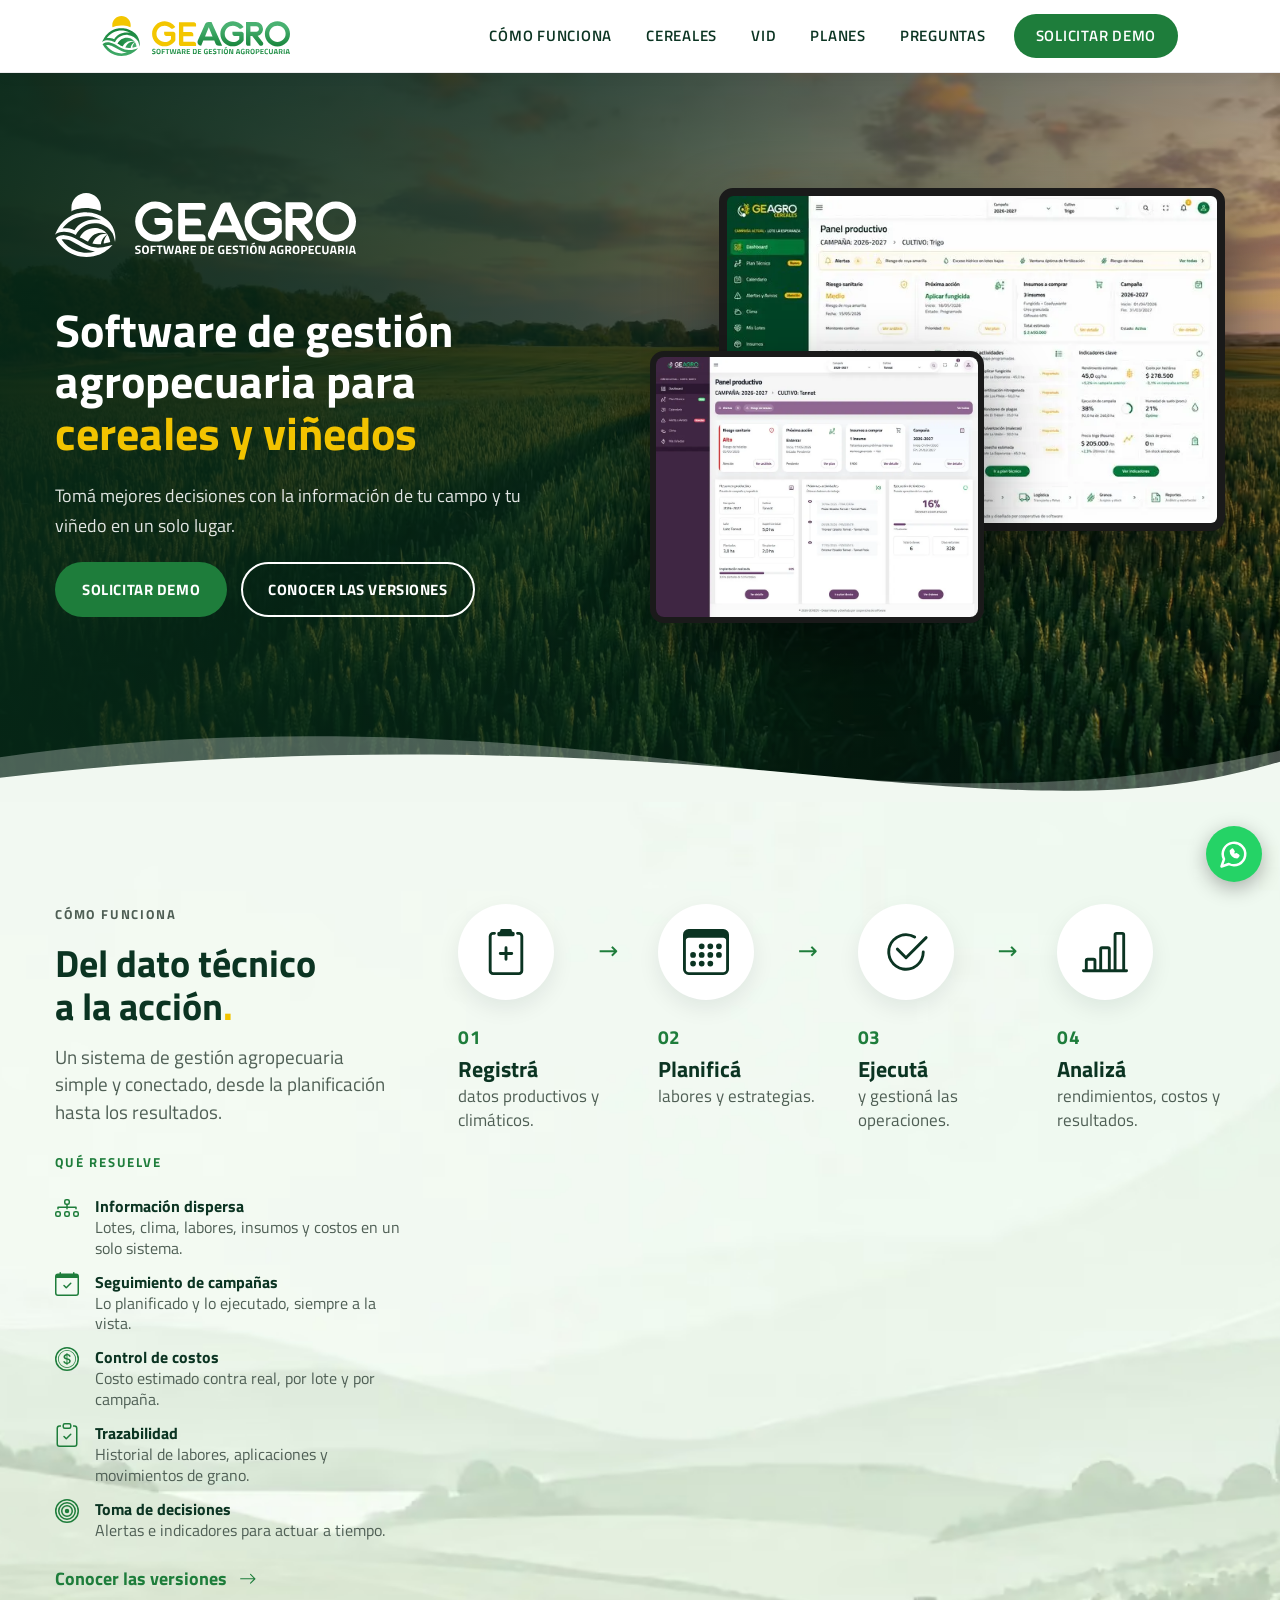
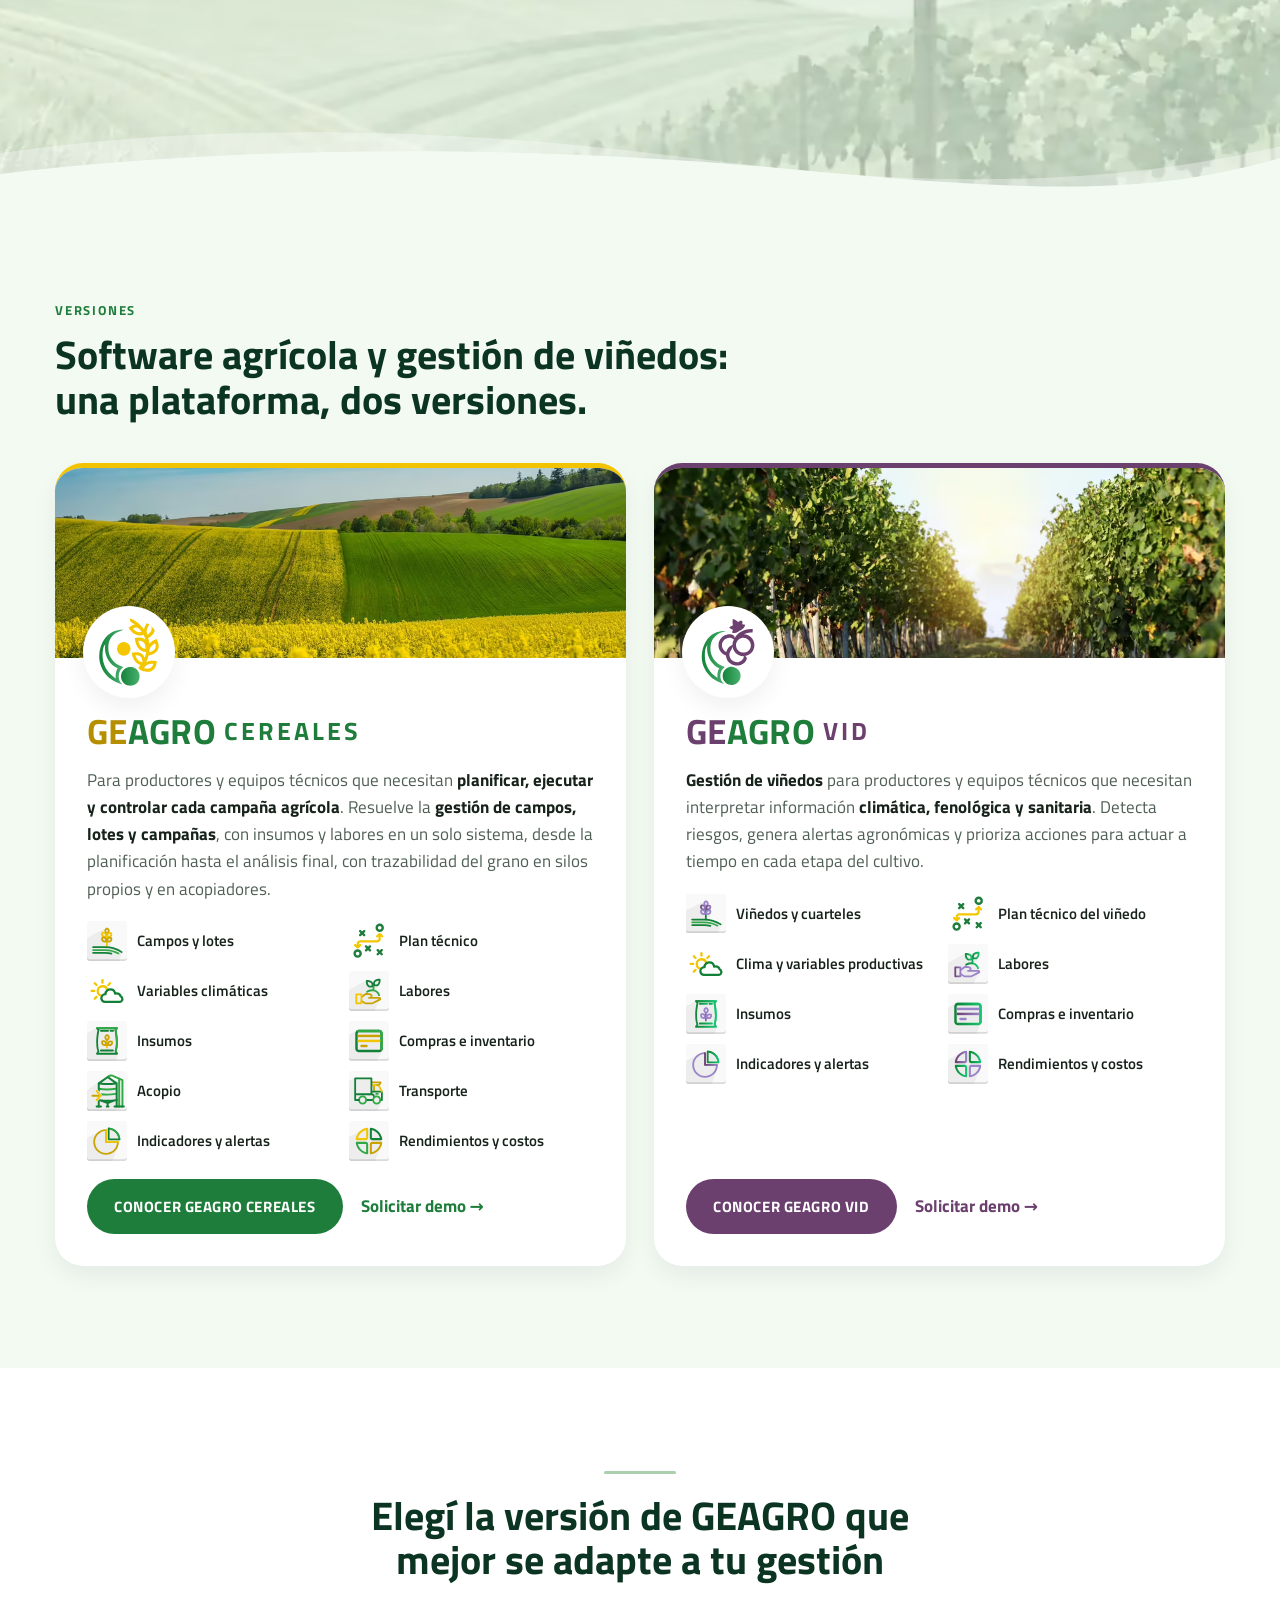
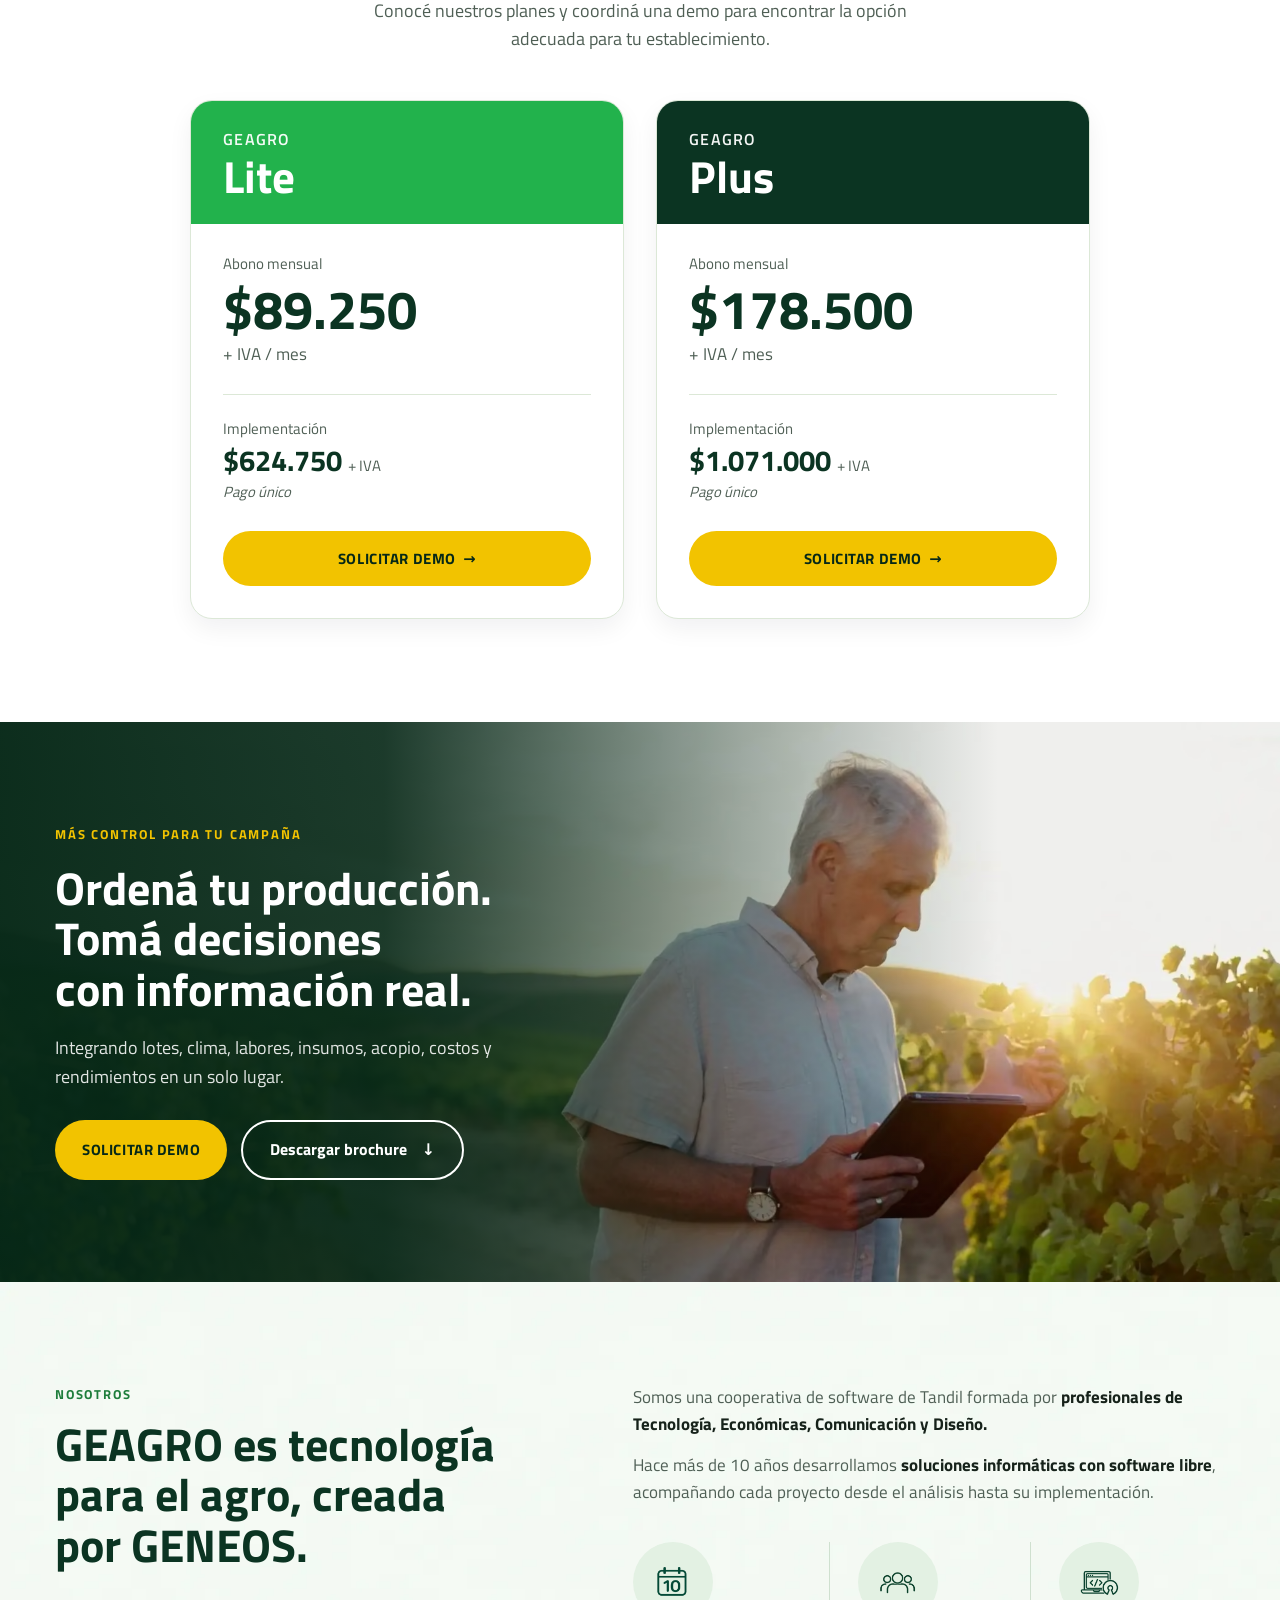
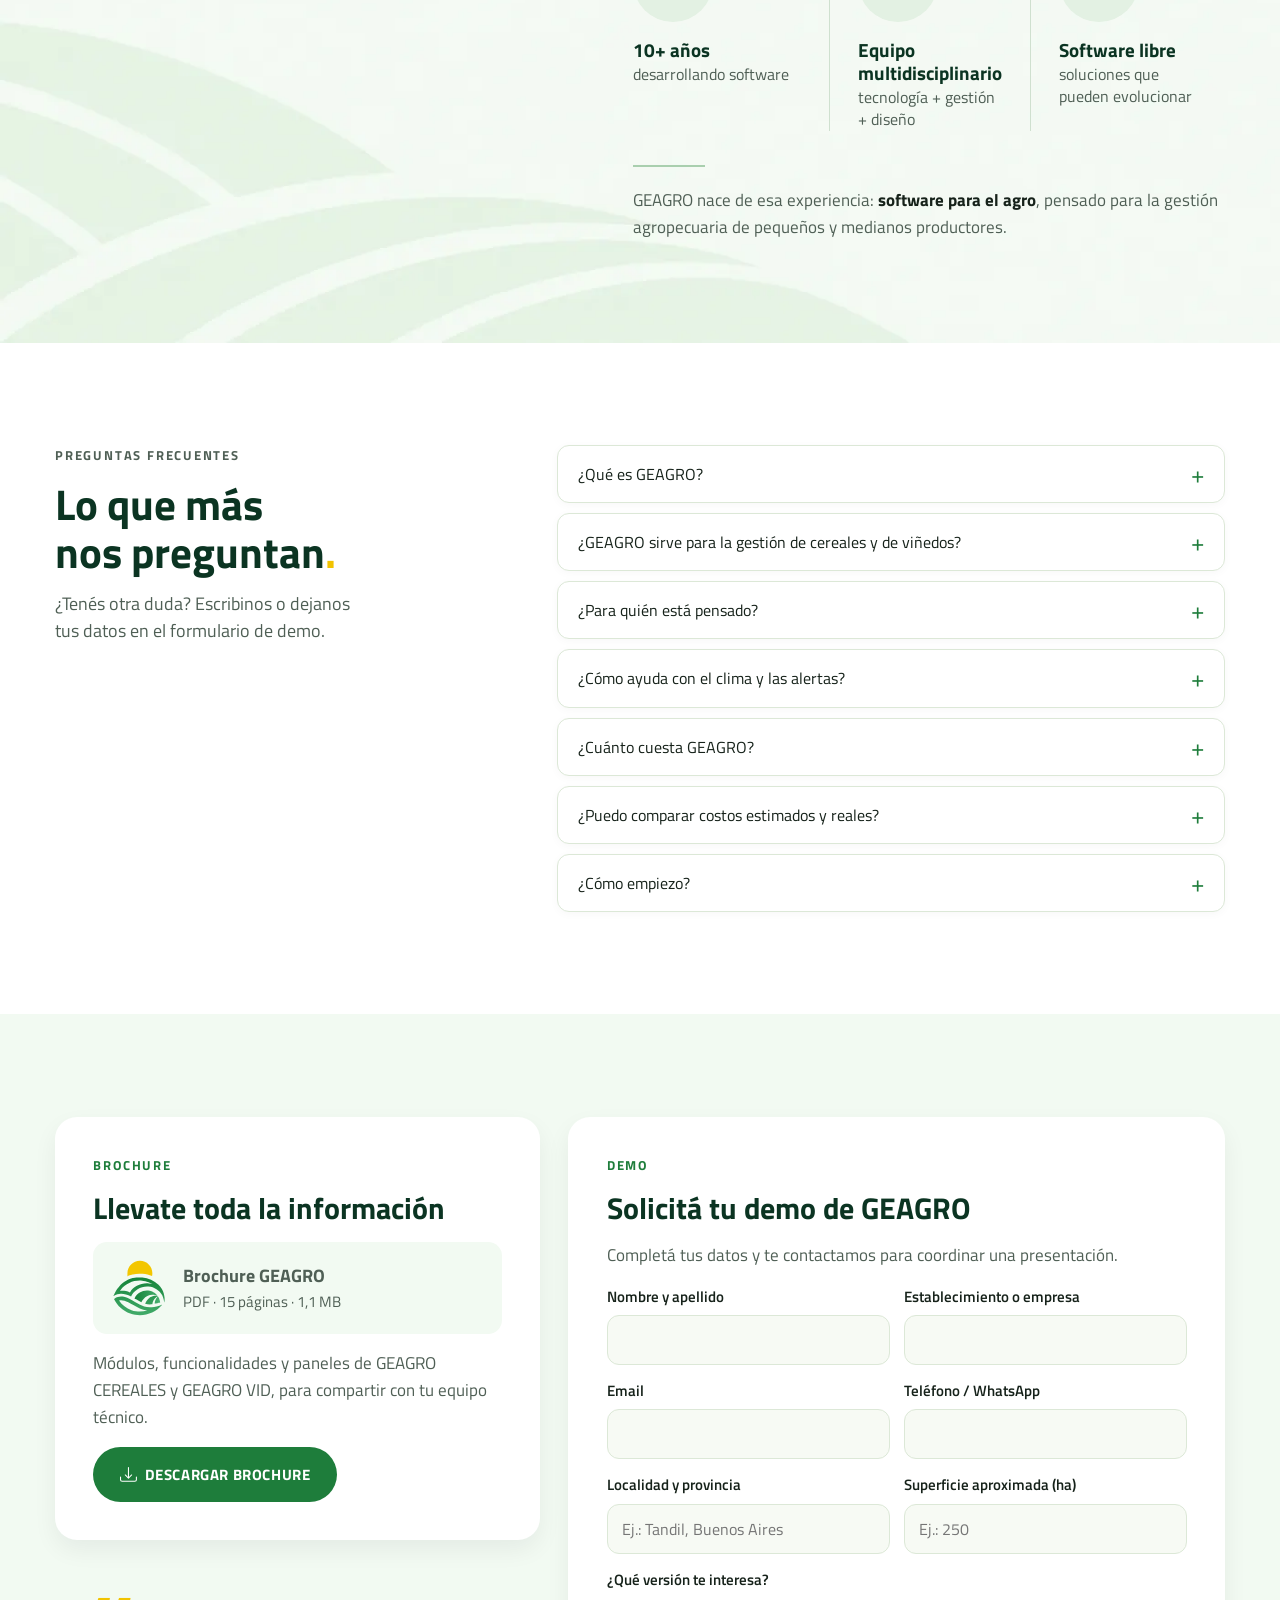
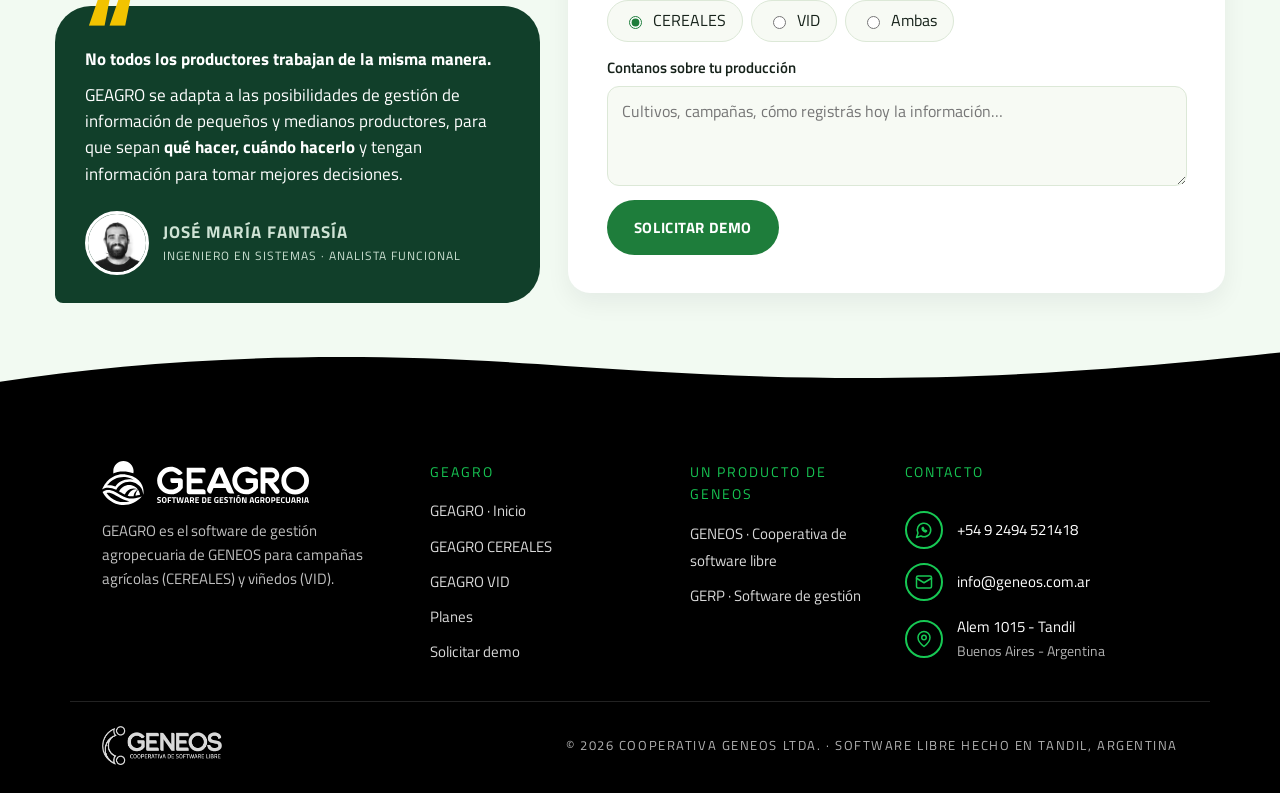
<file: index.html>
<!doctype html>
<html lang="es-AR">
<head>
  <meta charset="utf-8">
  <meta name="viewport" content="width=device-width, initial-scale=1">
  <title>GEAGRO | Software de gestión agropecuaria: cereales y viñedos</title>
  <meta name="description" content="GEAGRO, software de gestión agropecuaria: campañas, lotes, clima, insumos y acopio con GEAGRO CEREALES, y gestión de viñedos con GEAGRO VID. Planes y demo.">
  <meta name="robots" content="index, follow, max-image-preview:large">
<link rel="canonical" href="https://geagro.ar/">  <meta property="og:type" content="website">
  <meta property="og:locale" content="es_AR">
  <meta property="og:site_name" content="GEAGRO">
  <meta property="og:title" content="GEAGRO | Software de gestión agropecuaria: cereales y viñedos">
  <meta property="og:description" content="GEAGRO, software de gestión agropecuaria: campañas, lotes, clima, insumos y acopio con GEAGRO CEREALES, y gestión de viñedos con GEAGRO VID. Planes y demo.">
<meta property="og:url" content="https://geagro.ar/">  <meta property="og:image" content="https://geagro.ar/assets/images/shared/og-image.jpg">
  <meta property="og:image:width" content="1200">
  <meta property="og:image:height" content="630">
<meta property="og:image:alt" content="GEAGRO, software de gestión agropecuaria para cereales y viñedos">  <meta name="twitter:card" content="summary_large_image">
  <meta name="twitter:title" content="GEAGRO | Software de gestión agropecuaria: cereales y viñedos">
  <meta name="twitter:description" content="GEAGRO, software de gestión agropecuaria: campañas, lotes, clima, insumos y acopio con GEAGRO CEREALES, y gestión de viñedos con GEAGRO VID. Planes y demo.">
  <meta name="twitter:image" content="https://geagro.ar/assets/images/shared/og-image.jpg">
<meta name="twitter:image:alt" content="GEAGRO, software de gestión agropecuaria para cereales y viñedos">  <meta name="theme-color" content="#ffffff">
  <link rel="icon" href="favicon.ico" sizes="48x48">
  <link rel="icon" type="image/png" sizes="32x32" href="assets/icons/favicon/favicon-32x32.png">
  <link rel="icon" type="image/png" sizes="16x16" href="assets/icons/favicon/favicon-16x16.png">
  <link rel="apple-touch-icon" sizes="180x180" href="assets/icons/favicon/apple-touch-icon.png">
  <link rel="manifest" href="assets/icons/favicon/site.webmanifest">
  <link rel="preload" href="assets/fonts/titillium-web-latin-400-normal.woff2" as="font" type="font/woff2" crossorigin>
  <link rel="preload" href="assets/fonts/titillium-web-latin-700-normal.woff2" as="font" type="font/woff2" crossorigin>
  <style>
    @font-face { font-family: "Titillium Web"; font-style: normal; font-weight: 400; font-display: swap; src: url("assets/fonts/titillium-web-latin-400-normal.woff2") format("woff2"); }
    @font-face { font-family: "Titillium Web"; font-style: normal; font-weight: 600; font-display: swap; src: url("assets/fonts/titillium-web-latin-600-normal.woff2") format("woff2"); }
    @font-face { font-family: "Titillium Web"; font-style: normal; font-weight: 700; font-display: swap; src: url("assets/fonts/titillium-web-latin-700-normal.woff2") format("woff2"); }
  </style>
<link rel="preload" as="image" type="image/avif" href="assets/images/shared/hero-1920.avif" media="(min-width: 901px)" fetchpriority="high">
<link rel="preload" as="image" type="image/avif" href="assets/images/shared/hero-900.avif" media="(max-width: 900px)" fetchpriority="high">
  <link rel="stylesheet" href="assets/css/styles.css">
  <link rel="stylesheet" href="assets/css/site.css">
<link rel="stylesheet" href="assets/css/product.css">  <script type="application/ld+json">{
 "@context": "https://schema.org",
 "@graph": [
  {
   "@type": "Organization",
   "@id": "https://geagro.ar/#organizacion",
   "name": "GENEOS",
   "legalName": "Cooperativa de Trabajo GENEOS Ltda.",
   "url": "https://geneos.coop.ar/",
   "email": "info@geneos.com.ar",
   "telephone": "+54 9 249 452-1418",
   "address": {
    "@type": "PostalAddress",
    "streetAddress": "Alem 1015",
    "addressLocality": "Tandil",
    "addressRegion": "Buenos Aires",
    "postalCode": "B7000",
    "addressCountry": "AR"
   }
  },
  {
   "@type": "WebSite",
   "@id": "https://geagro.ar/#web",
   "url": "https://geagro.ar/",
   "name": "GEAGRO",
   "inLanguage": "es-AR",
   "publisher": {
    "@id": "https://geagro.ar/#organizacion"
   }
  },
  {
   "@type": "WebPage",
   "@id": "https://geagro.ar/#pagina",
   "url": "https://geagro.ar/",
   "name": "GEAGRO | Software de gestión agropecuaria: cereales y viñedos",
   "description": "GEAGRO, software de gestión agropecuaria: campañas, lotes, clima, insumos y acopio con GEAGRO CEREALES, y gestión de viñedos con GEAGRO VID. Planes y demo.",
   "inLanguage": "es-AR",
   "publisher": {
    "@id": "https://geagro.ar/#organizacion"
   },
   "primaryImageOfPage": "https://geagro.ar/assets/images/shared/og-image.jpg",
   "isPartOf": {
    "@id": "https://geagro.ar/#web"
   }
  }
 ]
}</script>
<script type="application/ld+json">{
 "@context": "https://schema.org",
 "@type": "FAQPage",
 "mainEntity": [
  {
   "@type": "Question",
   "name": "¿Qué es GEAGRO?",
   "acceptedAnswer": {
    "@type": "Answer",
    "text": "Es un software de gestión agropecuaria desarrollado por la Cooperativa GENEOS. Centraliza la información productiva, climática y económica de tu establecimiento y la transforma en alertas, órdenes de trabajo e indicadores para decidir a tiempo."
   }
  },
  {
   "@type": "Question",
   "name": "¿GEAGRO sirve para la gestión de cereales y de viñedos?",
   "acceptedAnswer": {
    "@type": "Answer",
    "text": "Sí, con dos versiones. GEAGRO CEREALES es un software de gestión agrícola para campañas de cereales: lotes, insumos, labores, costos, transporte y acopio de granos. GEAGRO VID es un software de gestión de viñedos: integra datos climáticos, estado fenológico y riesgos sanitarios para anticipar problemas y priorizar acciones."
   }
  },
  {
   "@type": "Question",
   "name": "¿Para quién está pensado?",
   "acceptedAnswer": {
    "@type": "Answer",
    "text": "Para pequeños y medianos productores y para los equipos técnicos que los acompañan. GEAGRO se adapta a la forma en que cada productor gestiona hoy su información."
   }
  },
  {
   "@type": "Question",
   "name": "¿Cómo ayuda con el clima y las alertas?",
   "acceptedAnswer": {
    "@type": "Answer",
    "text": "Registra variables como lluvias, temperatura, humedad y vientos. Con esos datos detecta condiciones críticas y riesgos sanitarios, genera alertas y te sugiere la próxima acción según cada situación."
   }
  },
  {
   "@type": "Question",
   "name": "¿Cuánto cuesta GEAGRO?",
   "acceptedAnswer": {
    "@type": "Answer",
    "text": "Hay dos planes: Lite, con un abono de $89.250 + IVA por mes, y Plus, con un abono de $178.500 + IVA por mes. Cada plan tiene una implementación de pago único ($624.750 + IVA en Lite y $1.071.000 + IVA en Plus). En la demo te ayudamos a elegir el que mejor se ajusta a tu establecimiento."
   }
  },
  {
   "@type": "Question",
   "name": "¿Puedo comparar costos estimados y reales?",
   "acceptedAnswer": {
    "@type": "Answer",
    "text": "Sí. GEAGRO compara la inversión estimada con la real y los insumos necesarios con los comprados, y muestra rendimientos y costos de cada campaña para mejorar la siguiente."
   }
  },
  {
   "@type": "Question",
   "name": "¿Cómo empiezo?",
   "acceptedAnswer": {
    "@type": "Answer",
    "text": "Solicitá una demo con el formulario de esta página o por WhatsApp. Te contactamos para conocer tu producción y mostrarte la versión que mejor se ajusta."
   }
  }
 ]
}</script>
<script type="application/ld+json">{
 "@context": "https://schema.org",
 "@type": "SoftwareApplication",
 "name": "GEAGRO",
 "alternateName": [
  "GEAGRO CEREALES",
  "GEAGRO VID"
 ],
 "applicationCategory": "BusinessApplication",
 "applicationSubCategory": "Software de gestión agropecuaria",
 "operatingSystem": "Web",
 "description": "GEAGRO, software de gestión agropecuaria: campañas, lotes, clima, insumos y acopio con GEAGRO CEREALES, y gestión de viñedos con GEAGRO VID. Planes y demo.",
 "url": "https://geagro.ar/",
 "image": "https://geagro.ar/assets/images/shared/og-image.jpg",
 "hasPart": [
  {
   "@type": "SoftwareApplication",
   "name": "GEAGRO CEREALES",
   "url": "https://geagro.ar/cereales/"
  },
  {
   "@type": "SoftwareApplication",
   "name": "GEAGRO VID",
   "url": "https://geagro.ar/vid/"
  }
 ],
 "publisher": {
  "@id": "https://geagro.ar/#organizacion"
 },
 "featureList": [
  "Campos, lotes y cuarteles",
  "Plan técnico",
  "Variables climáticas",
  "Alertas agronómicas",
  "Labores y órdenes de trabajo",
  "Insumos, compras e inventario",
  "Acopio propio y en terceros",
  "Transporte",
  "Rendimientos y costos"
 ],
 "offers": [
  {
   "@type": "Offer",
   "name": "GEAGRO Lite",
   "price": 89250,
   "priceCurrency": "ARS",
   "priceSpecification": {
    "@type": "UnitPriceSpecification",
    "price": 89250,
    "priceCurrency": "ARS",
    "unitText": "mes",
    "valueAddedTaxIncluded": false
   },
   "url": "https://geagro.ar/#planes"
  },
  {
   "@type": "Offer",
   "name": "GEAGRO Plus",
   "price": 178500,
   "priceCurrency": "ARS",
   "priceSpecification": {
    "@type": "UnitPriceSpecification",
    "price": 178500,
    "priceCurrency": "ARS",
    "unitText": "mes",
    "valueAddedTaxIncluded": false
   },
   "url": "https://geagro.ar/#planes"
  }
 ]
}</script>
</head>
<body class="standalone pp-theme-geagro page-geagro page-product">
  <a class="skip-link" href="#contenido">Saltar al contenido</a>
  <header class="site-header">
    <div class="container header-inner">
      <a class="brand" href="./" aria-current="page"><img src="assets/img/geagro/logo-geagro.svg" alt="GEAGRO" width="414" height="88"></a>
      <button class="nav-toggle" aria-expanded="false" aria-controls="menu" aria-label="Abrir menú"><svg class="icon" aria-hidden="true" focusable="false" viewBox="0 0 24 24" fill="none" stroke="currentColor" stroke-width="2" stroke-linecap="round" stroke-linejoin="round"><path d="M3 6h18M3 12h18M3 18h18"/></svg>
</button>
      <nav class="site-nav" id="menu" aria-label="Navegación principal">
        <ul>
<li><a href="#como-funciona">Cómo funciona</a></li><li><a href="cereales/">Cereales</a></li><li><a href="vid/">Vid</a></li><li><a href="#planes">Planes</a></li><li><a href="#faq">Preguntas</a></li>          <li class="nav-cta"><a href="#demo">Solicitar demo</a></li>
        </ul>
      </nav>
    </div>
  </header>
  <main id="contenido">
<div class="pp pp-theme-geagro">

<section class="pp-hero pp-wave" style="--pp-hero-img: image-set(url('../images/shared/hero-1920.avif') type('image/avif'), url('../images/shared/hero-1920.webp') type('image/webp')); --pp-hero-img-sm: image-set(url('../images/shared/hero-900.avif') type('image/avif'), url('../images/shared/hero-900.webp') type('image/webp'));   --pp-wave-next: #f1f8f1;">
  <div class="pp-container pp-hero-grid">
    <div class="pp-hero-copy">
<img class="pp-hero-logo" src="assets/img/geagro/logo-geagro-white.svg" alt="GEAGRO, software de gestión agropecuaria" width="300" height="64">      <h1><span>Software de gestión</span> <span>agropecuaria para</span> <span class="pp-hl">cereales y viñedos</span></h1>
<p class="pp-hero-lead">Tomá mejores decisiones con la información de tu campo y tu viñedo en un solo lugar.</p>      <div class="pp-hero-actions"><a class="pp-btn pp-btn-primary " href="#demo">Solicitar demo</a><a class="pp-btn pp-btn-outline-light " href="#versiones">Conocer las versiones</a></div>
    </div>
    <div class="pp-hero-media has-sm">
      <div class="pp-monitor"><picture><source srcset="assets/images/cereales/panel-campo.webp" type="image/webp"><img src="assets/images/cereales/panel-campo.jpg" alt="Panel de GEAGRO CEREALES, software agrícola para la gestión de campos y campañas" width="615" height="410" fetchpriority="high"></picture></div>
      <div class="pp-monitor pp-monitor-sm"><picture><source srcset="assets/images/vid/panel-vid.webp" type="image/webp"><img src="assets/images/vid/panel-vid.jpg" alt="Panel de GEAGRO VID, software de gestión de viñedos con alertas de clima y sanidad" width="864" height="699" decoding="async"></picture></div>
    </div>
  </div>
</section>

<section class="pp-section pp-steps pp-wave" id="como-funciona" style="--pp-steps-img: image-set(url('../images/backgrounds/bg-como-funciona.avif') type('image/avif'), url('../images/backgrounds/bg-como-funciona.webp') type('image/webp')); --pp-wave-next: #f2faf2; --pp-wave-back: .35;">
  <div class="pp-container pp-steps-grid">
    <div class="pp-steps-head">
      <p class="pp-eyebrow pp-eyebrow-2">Cómo funciona</p>
      <h2>Del dato técnico a la acción<span class="pp-dot">.</span></h2>
      <p class="pp-steps-lead">Un sistema de gestión agropecuaria simple y conectado, desde la planificación hasta los resultados.</p>
      <p class="pp-solves-title">Qué resuelve</p>
      <ul class="pp-solves">
<li><svg class="icon bi" aria-hidden="true" focusable="false" xmlns="http://www.w3.org/2000/svg" fill="currentColor" viewBox="0 0 16 16">
  <path fill-rule="evenodd" d="M6 3.5A1.5 1.5 0 0 1 7.5 2h1A1.5 1.5 0 0 1 10 3.5v1A1.5 1.5 0 0 1 8.5 6v1H14a.5.5 0 0 1 .5.5v1a.5.5 0 0 1-1 0V8h-5v.5a.5.5 0 0 1-1 0V8h-5v.5a.5.5 0 0 1-1 0v-1A.5.5 0 0 1 2 7h5.5V6A1.5 1.5 0 0 1 6 4.5zM8.5 5a.5.5 0 0 0 .5-.5v-1a.5.5 0 0 0-.5-.5h-1a.5.5 0 0 0-.5.5v1a.5.5 0 0 0 .5.5zM0 11.5A1.5 1.5 0 0 1 1.5 10h1A1.5 1.5 0 0 1 4 11.5v1A1.5 1.5 0 0 1 2.5 14h-1A1.5 1.5 0 0 1 0 12.5zm1.5-.5a.5.5 0 0 0-.5.5v1a.5.5 0 0 0 .5.5h1a.5.5 0 0 0 .5-.5v-1a.5.5 0 0 0-.5-.5zm4.5.5A1.5 1.5 0 0 1 7.5 10h1a1.5 1.5 0 0 1 1.5 1.5v1A1.5 1.5 0 0 1 8.5 14h-1A1.5 1.5 0 0 1 6 12.5zm1.5-.5a.5.5 0 0 0-.5.5v1a.5.5 0 0 0 .5.5h1a.5.5 0 0 0 .5-.5v-1a.5.5 0 0 0-.5-.5zm4.5.5a1.5 1.5 0 0 1 1.5-1.5h1a1.5 1.5 0 0 1 1.5 1.5v1a1.5 1.5 0 0 1-1.5 1.5h-1a1.5 1.5 0 0 1-1.5-1.5zm1.5-.5a.5.5 0 0 0-.5.5v1a.5.5 0 0 0 .5.5h1a.5.5 0 0 0 .5-.5v-1a.5.5 0 0 0-.5-.5z"/>
</svg>
<b>Información dispersa</b><span>Lotes, clima, labores, insumos y costos en un solo sistema.</span></li><li><svg class="icon bi" aria-hidden="true" focusable="false" xmlns="http://www.w3.org/2000/svg" fill="currentColor" viewBox="0 0 16 16">
  <path d="M10.854 7.146a.5.5 0 0 1 0 .708l-3 3a.5.5 0 0 1-.708 0l-1.5-1.5a.5.5 0 1 1 .708-.708L7.5 9.793l2.646-2.647a.5.5 0 0 1 .708 0"/>
  <path d="M3.5 0a.5.5 0 0 1 .5.5V1h8V.5a.5.5 0 0 1 1 0V1h1a2 2 0 0 1 2 2v11a2 2 0 0 1-2 2H2a2 2 0 0 1-2-2V3a2 2 0 0 1 2-2h1V.5a.5.5 0 0 1 .5-.5M1 4v10a1 1 0 0 0 1 1h12a1 1 0 0 0 1-1V4z"/>
</svg>
<b>Seguimiento de campañas</b><span>Lo planificado y lo ejecutado, siempre a la vista.</span></li><li><svg class="icon bi" aria-hidden="true" focusable="false" xmlns="http://www.w3.org/2000/svg" fill="currentColor" viewBox="0 0 16 16">
  <path d="M5.5 9.511c.076.954.83 1.697 2.182 1.785V12h.6v-.709c1.4-.098 2.218-.846 2.218-1.932 0-.987-.626-1.496-1.745-1.76l-.473-.112V5.57c.6.068.982.396 1.074.85h1.052c-.076-.919-.864-1.638-2.126-1.716V4h-.6v.719c-1.195.117-2.01.836-2.01 1.853 0 .9.606 1.472 1.613 1.707l.397.098v2.034c-.615-.093-1.022-.43-1.114-.9zm2.177-2.166c-.59-.137-.91-.416-.91-.836 0-.47.345-.822.915-.925v1.76h-.005zm.692 1.193c.717.166 1.048.435 1.048.91 0 .542-.412.914-1.135.982V8.518z"/>
  <path d="M8 15A7 7 0 1 1 8 1a7 7 0 0 1 0 14m0 1A8 8 0 1 0 8 0a8 8 0 0 0 0 16"/>
  <path d="M8 13.5a5.5 5.5 0 1 1 0-11 5.5 5.5 0 0 1 0 11m0 .5A6 6 0 1 0 8 2a6 6 0 0 0 0 12"/>
</svg>
<b>Control de costos</b><span>Costo estimado contra real, por lote y por campaña.</span></li><li><svg class="icon bi" aria-hidden="true" focusable="false" xmlns="http://www.w3.org/2000/svg" fill="currentColor" viewBox="0 0 16 16">
  <path fill-rule="evenodd" d="M10.854 7.146a.5.5 0 0 1 0 .708l-3 3a.5.5 0 0 1-.708 0l-1.5-1.5a.5.5 0 1 1 .708-.708L7.5 9.793l2.646-2.647a.5.5 0 0 1 .708 0"/>
  <path d="M4 1.5H3a2 2 0 0 0-2 2V14a2 2 0 0 0 2 2h10a2 2 0 0 0 2-2V3.5a2 2 0 0 0-2-2h-1v1h1a1 1 0 0 1 1 1V14a1 1 0 0 1-1 1H3a1 1 0 0 1-1-1V3.5a1 1 0 0 1 1-1h1z"/>
  <path d="M9.5 1a.5.5 0 0 1 .5.5v1a.5.5 0 0 1-.5.5h-3a.5.5 0 0 1-.5-.5v-1a.5.5 0 0 1 .5-.5zm-3-1A1.5 1.5 0 0 0 5 1.5v1A1.5 1.5 0 0 0 6.5 4h3A1.5 1.5 0 0 0 11 2.5v-1A1.5 1.5 0 0 0 9.5 0z"/>
</svg>
<b>Trazabilidad</b><span>Historial de labores, aplicaciones y movimientos de grano.</span></li><li><svg class="icon bi" aria-hidden="true" focusable="false" xmlns="http://www.w3.org/2000/svg" fill="currentColor" viewBox="0 0 16 16">
  <path d="M8 15A7 7 0 1 1 8 1a7 7 0 0 1 0 14m0 1A8 8 0 1 0 8 0a8 8 0 0 0 0 16"/>
  <path d="M8 13A5 5 0 1 1 8 3a5 5 0 0 1 0 10m0 1A6 6 0 1 0 8 2a6 6 0 0 0 0 12"/>
  <path d="M8 11a3 3 0 1 1 0-6 3 3 0 0 1 0 6m0 1a4 4 0 1 0 0-8 4 4 0 0 0 0 8"/>
  <path d="M9.5 8a1.5 1.5 0 1 1-3 0 1.5 1.5 0 0 1 3 0"/>
</svg>
<b>Toma de decisiones</b><span>Alertas e indicadores para actuar a tiempo.</span></li>      </ul>
<a href="#versiones" class="pp-more">Conocer las versiones <svg class="icon bi" aria-hidden="true" focusable="false" xmlns="http://www.w3.org/2000/svg" fill="currentColor" viewBox="0 0 16 16">
  <path fill-rule="evenodd" d="M1 8a.5.5 0 0 1 .5-.5h11.793l-3.147-3.146a.5.5 0 0 1 .708-.708l4 4a.5.5 0 0 1 0 .708l-4 4a.5.5 0 0 1-.708-.708L13.293 8.5H1.5A.5.5 0 0 1 1 8"/>
</svg>
</a>    </div>
    <ol class="pp-steps-list">
      <li>
        <span class="pp-steps-ico"><svg class="icon bi" aria-hidden="true" focusable="false" xmlns="http://www.w3.org/2000/svg" fill="currentColor" viewBox="0 0 16 16">
  <path d="M9.5 0a.5.5 0 0 1 .5.5.5.5 0 0 0 .5.5.5.5 0 0 1 .5.5V2a.5.5 0 0 1-.5.5h-5A.5.5 0 0 1 5 2v-.5a.5.5 0 0 1 .5-.5.5.5 0 0 0 .5-.5.5.5 0 0 1 .5-.5z"/>
  <path d="M3 2.5a.5.5 0 0 1 .5-.5H4a.5.5 0 0 0 0-1h-.5A1.5 1.5 0 0 0 2 2.5v12A1.5 1.5 0 0 0 3.5 16h9a1.5 1.5 0 0 0 1.5-1.5v-12A1.5 1.5 0 0 0 12.5 1H12a.5.5 0 0 0 0 1h.5a.5.5 0 0 1 .5.5v12a.5.5 0 0 1-.5.5h-9a.5.5 0 0 1-.5-.5z"/>
  <path d="M8.5 6.5a.5.5 0 0 0-1 0V8H6a.5.5 0 0 0 0 1h1.5v1.5a.5.5 0 0 0 1 0V9H10a.5.5 0 0 0 0-1H8.5z"/>
</svg>
</span>
        <span class="pp-steps-num">01</span>
        <h3>Registrá</h3>
<p>datos productivos y climáticos.</p>      </li>
      <li>
        <span class="pp-steps-ico"><svg class="icon bi" aria-hidden="true" focusable="false" xmlns="http://www.w3.org/2000/svg" fill="currentColor" viewBox="0 0 16 16">
  <path d="M14 0H2a2 2 0 0 0-2 2v12a2 2 0 0 0 2 2h12a2 2 0 0 0 2-2V2a2 2 0 0 0-2-2M1 3.857C1 3.384 1.448 3 2 3h12c.552 0 1 .384 1 .857v10.286c0 .473-.448.857-1 .857H2c-.552 0-1-.384-1-.857z"/>
  <path d="M6.5 7a1 1 0 1 0 0-2 1 1 0 0 0 0 2m3 0a1 1 0 1 0 0-2 1 1 0 0 0 0 2m3 0a1 1 0 1 0 0-2 1 1 0 0 0 0 2m-9 3a1 1 0 1 0 0-2 1 1 0 0 0 0 2m3 0a1 1 0 1 0 0-2 1 1 0 0 0 0 2m3 0a1 1 0 1 0 0-2 1 1 0 0 0 0 2m3 0a1 1 0 1 0 0-2 1 1 0 0 0 0 2m-9 3a1 1 0 1 0 0-2 1 1 0 0 0 0 2m3 0a1 1 0 1 0 0-2 1 1 0 0 0 0 2m3 0a1 1 0 1 0 0-2 1 1 0 0 0 0 2"/>
</svg>
</span>
        <span class="pp-steps-num">02</span>
        <h3>Planificá</h3>
<p>labores y estrategias.</p>      </li>
      <li>
        <span class="pp-steps-ico"><svg class="icon bi" aria-hidden="true" focusable="false" xmlns="http://www.w3.org/2000/svg" fill="currentColor" viewBox="0 0 16 16">
  <path d="M2.5 8a5.5 5.5 0 0 1 8.25-4.764.5.5 0 0 0 .5-.866A6.5 6.5 0 1 0 14.5 8a.5.5 0 0 0-1 0 5.5 5.5 0 1 1-11 0"/>
  <path d="M15.354 3.354a.5.5 0 0 0-.708-.708L8 9.293 5.354 6.646a.5.5 0 1 0-.708.708l3 3a.5.5 0 0 0 .708 0z"/>
</svg>
</span>
        <span class="pp-steps-num">03</span>
        <h3>Ejecutá</h3>
<p>y gestioná las operaciones.</p>      </li>
      <li>
        <span class="pp-steps-ico"><svg class="icon bi" aria-hidden="true" focusable="false" xmlns="http://www.w3.org/2000/svg" fill="currentColor" viewBox="0 0 16 16">
  <path d="M11 2a1 1 0 0 1 1-1h2a1 1 0 0 1 1 1v12h.5a.5.5 0 0 1 0 1H.5a.5.5 0 0 1 0-1H1v-3a1 1 0 0 1 1-1h2a1 1 0 0 1 1 1v3h1V7a1 1 0 0 1 1-1h2a1 1 0 0 1 1 1v7h1zm1 12h2V2h-2zm-3 0V7H7v7zm-5 0v-3H2v3z"/>
</svg>
</span>
        <span class="pp-steps-num">04</span>
        <h3>Analizá</h3>
<p>rendimientos, costos y resultados.</p>      </li>
    </ol>
  </div>
</section>

<section class="pp-section pp-soft" id="versiones">
  <div class="pp-container">
    <div class="pp-versions-head">
      <p class="pp-eyebrow">Versiones</p>
      <h2>Software agrícola y gestión de viñedos: una plataforma, dos versiones.</h2>
    </div>
    <div class="pp-versions-grid">
      <article class="pp-version" id="campo" style="--pp-v-color: #f2c300; --pp-v-btn: #1e7d3b; --pp-v-link: #1e7d3b; --pp-v-img: image-set(url('../images/cereales/campo-bg-900.avif') type('image/avif'), url('../images/cereales/campo-bg-900.webp') type('image/webp'));">
        <div class="pp-version-cover">
          <img src="assets/icons/brand/isologo-campo.svg" alt="" loading="lazy" decoding="async" width="64" height="64" class="pp-version-iso">
        </div>
        <div class="pp-version-body">
          <h3 class="pp-wm">GE<em>AGRO</em> <b>CEREALES</b></h3>
          <p>Para productores y equipos técnicos que necesitan <strong>planificar, ejecutar y controlar cada campaña agrícola</strong>. Resuelve la <strong>gestión de campos, lotes y campañas</strong>, con insumos y labores en un solo sistema, desde la planificación hasta el análisis final, con trazabilidad del grano en silos propios y en acopiadores.</p>
          <ul class="pp-version-feats">
<li><img src="assets/icons/cereales/campo-campo.svg" alt="" loading="lazy" decoding="async" width="64" height="64">Campos y lotes</li><li><img src="assets/icons/shared/plan-tecnico.svg" alt="" loading="lazy" decoding="async" width="64" height="64">Plan técnico</li><li><img src="assets/icons/shared/clima.svg" alt="" loading="lazy" decoding="async" width="64" height="64">Variables climáticas</li><li><img src="assets/icons/cereales/campo-operaciones.svg" alt="" loading="lazy" decoding="async" width="64" height="64">Labores</li><li><img src="assets/icons/cereales/campo-insumos.svg" alt="" loading="lazy" decoding="async" width="64" height="64">Insumos</li><li><img src="assets/icons/cereales/campo-compras.svg" alt="" loading="lazy" decoding="async" width="64" height="64">Compras e inventario</li><li><img src="assets/icons/cereales/campo-acopio.svg" alt="" loading="lazy" decoding="async" width="64" height="64">Acopio</li><li><img src="assets/icons/cereales/campo-transporte.svg" alt="" loading="lazy" decoding="async" width="64" height="64">Transporte</li><li><img src="assets/icons/cereales/campo-graficos.svg" alt="" loading="lazy" decoding="async" width="64" height="64">Indicadores y alertas</li><li><img src="assets/icons/cereales/campo-control.svg" alt="" loading="lazy" decoding="async" width="64" height="64">Rendimientos y costos</li>          </ul>
          <div class="pp-version-actions"><a class="pp-btn pp-btn-primary " href="cereales/">Conocer GEAGRO CEREALES</a><a href="#demo" class="pp-version-demo" data-version="campo">Solicitar demo →</a></div>
        </div>
      </article>
      <article class="pp-version" id="vid" style="--pp-v-color: #6b3f6e; --pp-v-btn: #6b3f6e; --pp-v-link: #6b3f6e; --pp-v-img: image-set(url('../images/vid/vid-bg-900.avif') type('image/avif'), url('../images/vid/vid-bg-900.webp') type('image/webp')); --pp-wm: #6b3f6e; --pp-wm-b: #6b3f6e;">
        <div class="pp-version-cover">
          <img src="assets/icons/brand/isologo-vid.svg" alt="" loading="lazy" decoding="async" width="64" height="64" class="pp-version-iso">
        </div>
        <div class="pp-version-body">
          <h3 class="pp-wm">GE<em>AGRO</em> <b>VID</b></h3>
          <p><strong>Gestión de viñedos</strong> para productores y equipos técnicos que necesitan interpretar información <strong>climática, fenológica y sanitaria</strong>. Detecta riesgos, genera alertas agronómicas y prioriza acciones para actuar a tiempo en cada etapa del cultivo.</p>
          <ul class="pp-version-feats">
<li><img src="assets/icons/vid/vid-campo.svg" alt="" loading="lazy" decoding="async" width="64" height="64">Viñedos y cuarteles</li><li><img src="assets/icons/shared/plan-tecnico.svg" alt="" loading="lazy" decoding="async" width="64" height="64">Plan técnico del viñedo</li><li><img src="assets/icons/shared/clima.svg" alt="" loading="lazy" decoding="async" width="64" height="64">Clima y variables productivas</li><li><img src="assets/icons/vid/vid-operaciones.svg" alt="" loading="lazy" decoding="async" width="64" height="64">Labores</li><li><img src="assets/icons/vid/vid-insumos.svg" alt="" loading="lazy" decoding="async" width="64" height="64">Insumos</li><li><img src="assets/icons/vid/vid-compras.svg" alt="" loading="lazy" decoding="async" width="64" height="64">Compras e inventario</li><li><img src="assets/icons/vid/vid-graficos.svg" alt="" loading="lazy" decoding="async" width="64" height="64">Indicadores y alertas</li><li><img src="assets/icons/vid/vid-control.svg" alt="" loading="lazy" decoding="async" width="64" height="64">Rendimientos y costos</li>          </ul>
          <div class="pp-version-actions"><a class="pp-btn pp-btn-primary " href="vid/">Conocer GEAGRO VID</a><a href="#demo" class="pp-version-demo" data-version="vid">Solicitar demo →</a></div>
        </div>
      </article>
    </div>
  </div>
</section>

<section class="pp-section pp-white" id="planes" aria-labelledby="planes-title">
  <div class="pp-container">
    <header class="pp-head">
      <h2 id="planes-title">Elegí la versión de GEAGRO que mejor se adapte a tu gestión</h2>
<p>Conocé nuestros planes y coordiná una demo para encontrar la opción adecuada para tu establecimiento.</p>    </header>
    <div class="pp-plans-grid pp-plans-2">
      <article class="pp-plan" style="--pp-plan-color: #22b24c">
        <header class="pp-plan-head">
<p class="pp-plan-brand">GEAGRO</p>          <h3 class="pp-plan-name">Lite</h3>
        </header>
        <div class="pp-plan-body">
          <p class="pp-plan-label">Abono mensual</p>
          <p class="pp-plan-price">$89.250</p>
          <p class="pp-plan-tax">+ IVA / mes</p>
          <hr class="pp-plan-sep">
          <p class="pp-plan-label">Implementación</p>
          <p class="pp-plan-impl"><span class="pp-plan-impl-amount">$624.750</span> <span class="pp-plan-impl-tax">+ IVA</span></p>
<p class="pp-plan-once">Pago único</p>          <a class="pp-btn pp-btn-accent pp-plan-cta" href="#demo">Solicitar demo <span aria-hidden="true">→</span></a>
        </div>
      </article>
      <article class="pp-plan" style="--pp-plan-color: #0b3422">
        <header class="pp-plan-head">
<p class="pp-plan-brand">GEAGRO</p>          <h3 class="pp-plan-name">Plus</h3>
        </header>
        <div class="pp-plan-body">
          <p class="pp-plan-label">Abono mensual</p>
          <p class="pp-plan-price">$178.500</p>
          <p class="pp-plan-tax">+ IVA / mes</p>
          <hr class="pp-plan-sep">
          <p class="pp-plan-label">Implementación</p>
          <p class="pp-plan-impl"><span class="pp-plan-impl-amount">$1.071.000</span> <span class="pp-plan-impl-tax">+ IVA</span></p>
<p class="pp-plan-once">Pago único</p>          <a class="pp-btn pp-btn-accent pp-plan-cta" href="#demo">Solicitar demo <span aria-hidden="true">→</span></a>
        </div>
      </article>
    </div>
  </div>
</section>

<section class="pp-cta" style="--pp-cta-img: image-set(url('../images/shared/cta-productor.avif') type('image/avif'), url('../images/shared/cta-productor.webp') type('image/webp'));">
  <div class="pp-container">
    <div class="pp-cta-copy">
      <p class="pp-eyebrow pp-eyebrow-light">Más control para tu campaña</p>
      <h2><span>Ordená tu producción.</span> <span>Tomá decisiones</span> <span>con información real.</span></h2>
      <p>Integrando lotes, clima, labores, insumos, acopio, costos y rendimientos en un solo lugar.</p>
      <div class="pp-cta-actions"><a class="pp-btn pp-btn-accent " href="#demo">Solicitar demo</a><a class="pp-btn-ghost-light " href="assets/docs/Brochure-GEAGRO.pdf" download="Brochure-GEAGRO.pdf">Descargar brochure <span aria-hidden="true">↓</span></a></div>
    </div>
  </div>
</section>

<section class="pp-section pp-about" id="nosotros" style="--pp-about-img: url('../images/backgrounds/bg-geneos.webp'); --pp-about-color: #f3f9f3;">
  <div class="pp-container pp-about-grid">
    <div class="pp-about-head">
      <p class="pp-eyebrow">Nosotros</p>
      <h2>GEAGRO es tecnología para el agro, creada por GENEOS.</h2>
    </div>
    <div class="pp-about-copy">
<p>Somos una cooperativa de software de Tandil formada por <strong>profesionales de Tecnología, Económicas, Comunicación y Diseño.</strong></p><p>Hace más de 10 años desarrollamos <strong>soluciones informáticas con software libre</strong>, acompañando cada proyecto desde el análisis hasta su implementación.</p>      <ul class="pp-about-stats pp-about-stats-3">
        <li>
          <span class="pp-about-ico"><img src="assets/icons/nosotros/10-anios.png" alt="" loading="lazy" decoding="async" width="80" height="80"></span>
          <h3>10+ años</h3>
          <p>desarrollando software</p>
        </li>
        <li>
          <span class="pp-about-ico"><img src="assets/icons/nosotros/equipo.png" alt="" loading="lazy" decoding="async" width="80" height="80"></span>
          <h3>Equipo multidisciplinario</h3>
          <p>tecnología + gestión + diseño</p>
        </li>
        <li>
          <span class="pp-about-ico"><img src="assets/icons/nosotros/software-libre.png" alt="" loading="lazy" decoding="async" width="80" height="80"></span>
          <h3>Software libre</h3>
          <p>soluciones que pueden evolucionar</p>
        </li>
      </ul>
<p class="pp-about-close">GEAGRO nace de esa experiencia: <strong>software para el agro</strong>, pensado para la gestión agropecuaria de pequeños y medianos productores.</p>    </div>
  </div>
</section>

<section class="pp-section pp-faq-section" id="faq">
  <div class="pp-container pp-faq">
    <div class="pp-faq-head">
      <p class="pp-eyebrow pp-eyebrow-2">Preguntas frecuentes</p>
      <h2>Lo que más nos preguntan<span class="pp-dot">.</span></h2>
<p>¿Tenés otra duda? Escribinos o dejanos tus datos en el formulario de demo.</p>    </div>
    <div class="pp-faq-list">
      <details name="faq">
        <summary>¿Qué es GEAGRO?</summary>
        <div class="pp-faq-answer"><p>Es un software de gestión agropecuaria desarrollado por la Cooperativa GENEOS. Centraliza la información productiva, climática y económica de tu establecimiento y la transforma en alertas, órdenes de trabajo e indicadores para decidir a tiempo.</p></div>
      </details>
      <details name="faq">
        <summary>¿GEAGRO sirve para la gestión de cereales y de viñedos?</summary>
        <div class="pp-faq-answer"><p>Sí, con dos versiones. <a href="cereales/">GEAGRO CEREALES</a> es un software de gestión agrícola para campañas de cereales: lotes, insumos, labores, costos, transporte y acopio de granos. <a href="vid/">GEAGRO VID</a> es un software de gestión de viñedos: integra datos climáticos, estado fenológico y riesgos sanitarios para anticipar problemas y priorizar acciones.</p></div>
      </details>
      <details name="faq">
        <summary>¿Para quién está pensado?</summary>
        <div class="pp-faq-answer"><p>Para pequeños y medianos productores y para los equipos técnicos que los acompañan. GEAGRO se adapta a la forma en que cada productor gestiona hoy su información.</p></div>
      </details>
      <details name="faq">
        <summary>¿Cómo ayuda con el clima y las alertas?</summary>
        <div class="pp-faq-answer"><p>Registra variables como lluvias, temperatura, humedad y vientos. Con esos datos detecta condiciones críticas y riesgos sanitarios, genera alertas y te sugiere la próxima acción según cada situación.</p></div>
      </details>
      <details name="faq">
        <summary>¿Cuánto cuesta GEAGRO?</summary>
        <div class="pp-faq-answer"><p>Hay dos planes: <strong>Lite</strong>, con un abono de $89.250 + IVA por mes, y <strong>Plus</strong>, con un abono de $178.500 + IVA por mes. Cada plan tiene una implementación de pago único ($624.750 + IVA en Lite y $1.071.000 + IVA en Plus). En la demo te ayudamos a elegir el que mejor se ajusta a tu establecimiento.</p></div>
      </details>
      <details name="faq">
        <summary>¿Puedo comparar costos estimados y reales?</summary>
        <div class="pp-faq-answer"><p>Sí. GEAGRO compara la inversión estimada con la real y los insumos necesarios con los comprados, y muestra rendimientos y costos de cada campaña para mejorar la siguiente.</p></div>
      </details>
      <details name="faq">
        <summary>¿Cómo empiezo?</summary>
        <div class="pp-faq-answer"><p>Solicitá una demo con el formulario de esta página o por WhatsApp. Te contactamos para conocer tu producción y mostrarte la versión que mejor se ajusta.</p></div>
      </details>
    </div>
  </div>
</section>

<section class="pp-section pp-soft">
  <div class="pp-container pp-convert">
    <div class="pp-convert-side is-optional-mobile">
      <div class="pp-card" id="brochure">
        <p class="pp-eyebrow">Brochure</p>
        <h2>Llevate toda la información</h2>
        <div class="pp-brochure-file">
          <img src="assets/icons/brand/isologo-geagro.svg" alt="" loading="lazy" decoding="async" width="56" height="56">
          <span><b>Brochure GEAGRO</b>PDF · 15 páginas · 1,1 MB</span>
        </div>
        <p>Módulos, funcionalidades y paneles de GEAGRO CEREALES y GEAGRO VID, para compartir con tu equipo técnico.</p>
        <a class="pp-btn pp-btn-primary " href="assets/docs/Brochure-GEAGRO.pdf" download="Brochure-GEAGRO.pdf"><svg class="icon bi" aria-hidden="true" focusable="false" xmlns="http://www.w3.org/2000/svg" fill="currentColor" viewBox="0 0 16 16">
  <path d="M.5 9.9a.5.5 0 0 1 .5.5v2.5a1 1 0 0 0 1 1h12a1 1 0 0 0 1-1v-2.5a.5.5 0 0 1 1 0v2.5a2 2 0 0 1-2 2H2a2 2 0 0 1-2-2v-2.5a.5.5 0 0 1 .5-.5"/>
  <path d="M7.646 11.854a.5.5 0 0 0 .708 0l3-3a.5.5 0 0 0-.708-.708L8.5 10.293V1.5a.5.5 0 0 0-1 0v8.793L5.354 8.146a.5.5 0 1 0-.708.708z"/>
</svg>
 Descargar brochure</a>
      </div>
      <figure class="pp-quote">
        <blockquote><p><strong>No todos los productores trabajan de la misma manera.</strong></p><p>GEAGRO se adapta a las posibilidades de gestión de información de pequeños y medianos productores, para que sepan <strong>qué hacer, cuándo hacerlo</strong> y tengan información para tomar mejores decisiones.</p></blockquote>
        <figcaption>
          <picture><source srcset="assets/images/shared/jose-maria.webp" type="image/webp"><img src="assets/images/shared/jose-maria.jpg" alt="José María Fantasía" width="64" height="64" loading="lazy" decoding="async"></picture>
          <span><b>José María Fantasía</b>Ingeniero en Sistemas · Analista funcional</span>
        </figcaption>
      </figure>
    </div>

    <div class="pp-card" id="demo">
      <p class="pp-eyebrow">Demo</p>
      <h2>Solicitá tu demo de GEAGRO</h2>
      <p>Completá tus datos y te contactamos para coordinar una presentación.</p>
      <form class="pp-form" action="#" novalidate data-product="GEAGRO">
        <div class="pp-row"><label for="f-nombre">Nombre y apellido<input id="f-nombre" name="nombre" required autocomplete="name" data-wa="Nombre"></label><label for="f-empresa">Establecimiento o empresa<input id="f-empresa" name="empresa" autocomplete="organization" data-wa="Establecimiento"></label></div>
        <div class="pp-row"><label for="f-email">Email<input id="f-email" name="email" type="email" required autocomplete="email" data-wa="Email"></label><label for="f-telefono">Teléfono / WhatsApp<input id="f-telefono" name="telefono" type="tel" autocomplete="tel" data-wa="Teléfono"></label></div>
        <div class="pp-row"><label for="f-localidad">Localidad y provincia<input id="f-localidad" name="localidad" placeholder="Ej.: Tandil, Buenos Aires" data-wa="Localidad"></label><label for="f-superficie">Superficie aproximada (ha)<input id="f-superficie" name="superficie" placeholder="Ej.: 250" inputmode="decimal" data-wa="Superficie" data-suffix="ha"></label></div>
        <fieldset class="pp-radios">
          <legend>¿Qué versión te interesa?</legend>
          <label for="v-campo"><input type="radio" id="v-campo" name="version" value="CEREALES" checked> CEREALES</label>
          <label for="v-vid"><input type="radio" id="v-vid" name="version" value="VID"> VID</label>
          <label for="v-ambas"><input type="radio" id="v-ambas" name="version" value="Ambas"> Ambas</label>
        </fieldset>
        <label for="f-msg">Contanos sobre tu producción<textarea id="f-msg" name="mensaje" placeholder="Cultivos, campañas, cómo registrás hoy la información…" data-wa="Mensaje"></textarea></label>
        <div class="pp-form-actions">
          <button type="submit" class="pp-btn pp-btn-primary">Solicitar demo</button>
          <p class="pp-form-status" role="status"></p>
        </div>
      </form>
    </div>
  </div>
</section>

</div>
<script src="assets/js/product.js" defer></script>
  </main>
  <footer class="site-footer">
    <div class="container footer-cols">
      <div class="footer-about">
        <img src="assets/img/geagro/logo-geagro-white.svg" alt="GEAGRO" width="300" height="64" loading="lazy" style="height:44px;width:auto">
        <p>GEAGRO es el software de gestión agropecuaria de GENEOS para campañas agrícolas (CEREALES) y viñedos (VID).</p>
      </div>
      <nav aria-label="GEAGRO">
        <p class="footer-title">GEAGRO</p>
        <ul class="footer-links">
<li><a href="./">GEAGRO · Inicio</a></li><li><a href="cereales/">GEAGRO CEREALES</a></li><li><a href="vid/">GEAGRO VID</a></li><li><a href="./#planes">Planes</a></li>          <li><a href="#demo">Solicitar demo</a></li>
        </ul>
      </nav>
      <nav aria-label="GENEOS">
        <p class="footer-title">Un producto de GENEOS</p>
        <ul class="footer-links">
          <li><a href="https://geneos.coop.ar/">GENEOS · Cooperativa de software libre</a></li>
<li><a href="https://gerp.ar/">GERP · Software de gestión</a></li>        </ul>
      </nav>
      <address class="footer-contact">
        <p class="footer-title">Contacto</p>
        <a class="footer-item" href="https://wa.me/5492494521418" target="_blank" rel="noopener"><span class="footer-icon"><svg class="icon" aria-hidden="true" focusable="false" viewBox="0 0 24 24" fill="none" stroke="currentColor" stroke-width="2" stroke-linecap="round" stroke-linejoin="round"><path d="M7.9 20A9 9 0 1 0 4 16.1L2 22z"/><path d="M9.5 9.5c0 2.8 2.2 5 5 5l1-1.2-1.6-1-1 .7a3.6 3.6 0 0 1-1.9-1.9l.7-1-1-1.6z"/></svg>
</span><span>+54 9 2494 521418</span></a>
        <a class="footer-item" href="mailto:info@geneos.com.ar"><span class="footer-icon"><svg class="icon" aria-hidden="true" focusable="false" viewBox="0 0 24 24" fill="none" stroke="currentColor" stroke-width="2" stroke-linecap="round" stroke-linejoin="round"><rect x="2" y="4" width="20" height="16" rx="2"/><path d="m22 7-10 6L2 7"/></svg>
</span><span>info@geneos.com.ar</span></a>
        <a class="footer-item" href="https://maps.app.goo.gl/SG3oBGYpz7ttdvbB8" target="_blank" rel="noopener"><span class="footer-icon"><svg class="icon" aria-hidden="true" focusable="false" viewBox="0 0 24 24" fill="none" stroke="currentColor" stroke-width="2" stroke-linecap="round" stroke-linejoin="round"><path d="M20 10c0 6-8 12-8 12s-8-6-8-12a8 8 0 0 1 16 0Z"/><circle cx="12" cy="10" r="3"/></svg>
</span><span>Alem 1015 - Tandil<br><small>Buenos Aires - Argentina</small></span></a>
      </address>
    </div>
    <div class="container footer-bottom">
      <a class="footer-geneos" href="https://geneos.coop.ar/"><img src="assets/img/2023/10/Logo-Geneos-white.webp" alt="GENEOS" width="140" height="45" loading="lazy"></a>
      <p class="credit">© 2026 Cooperativa GENEOS Ltda. · Software libre hecho en Tandil, Argentina</p>
    </div>
  </footer>
  <a class="wa-float" href="https://wa.me/5492494521418" target="_blank" rel="noopener" aria-label="Escribinos por WhatsApp"><svg class="icon" aria-hidden="true" focusable="false" viewBox="0 0 24 24" fill="none" stroke="currentColor" stroke-width="2" stroke-linecap="round" stroke-linejoin="round"><path d="M7.9 20A9 9 0 1 0 4 16.1L2 22z"/><path d="M9.5 9.5c0 2.8 2.2 5 5 5l1-1.2-1.6-1-1 .7a3.6 3.6 0 0 1-1.9-1.9l.7-1-1-1.6z"/></svg>
</a>
  <script src="assets/js/main.js" defer></script>
  <script src="assets/js/site.js" defer></script>
</body>
</html>
</file>
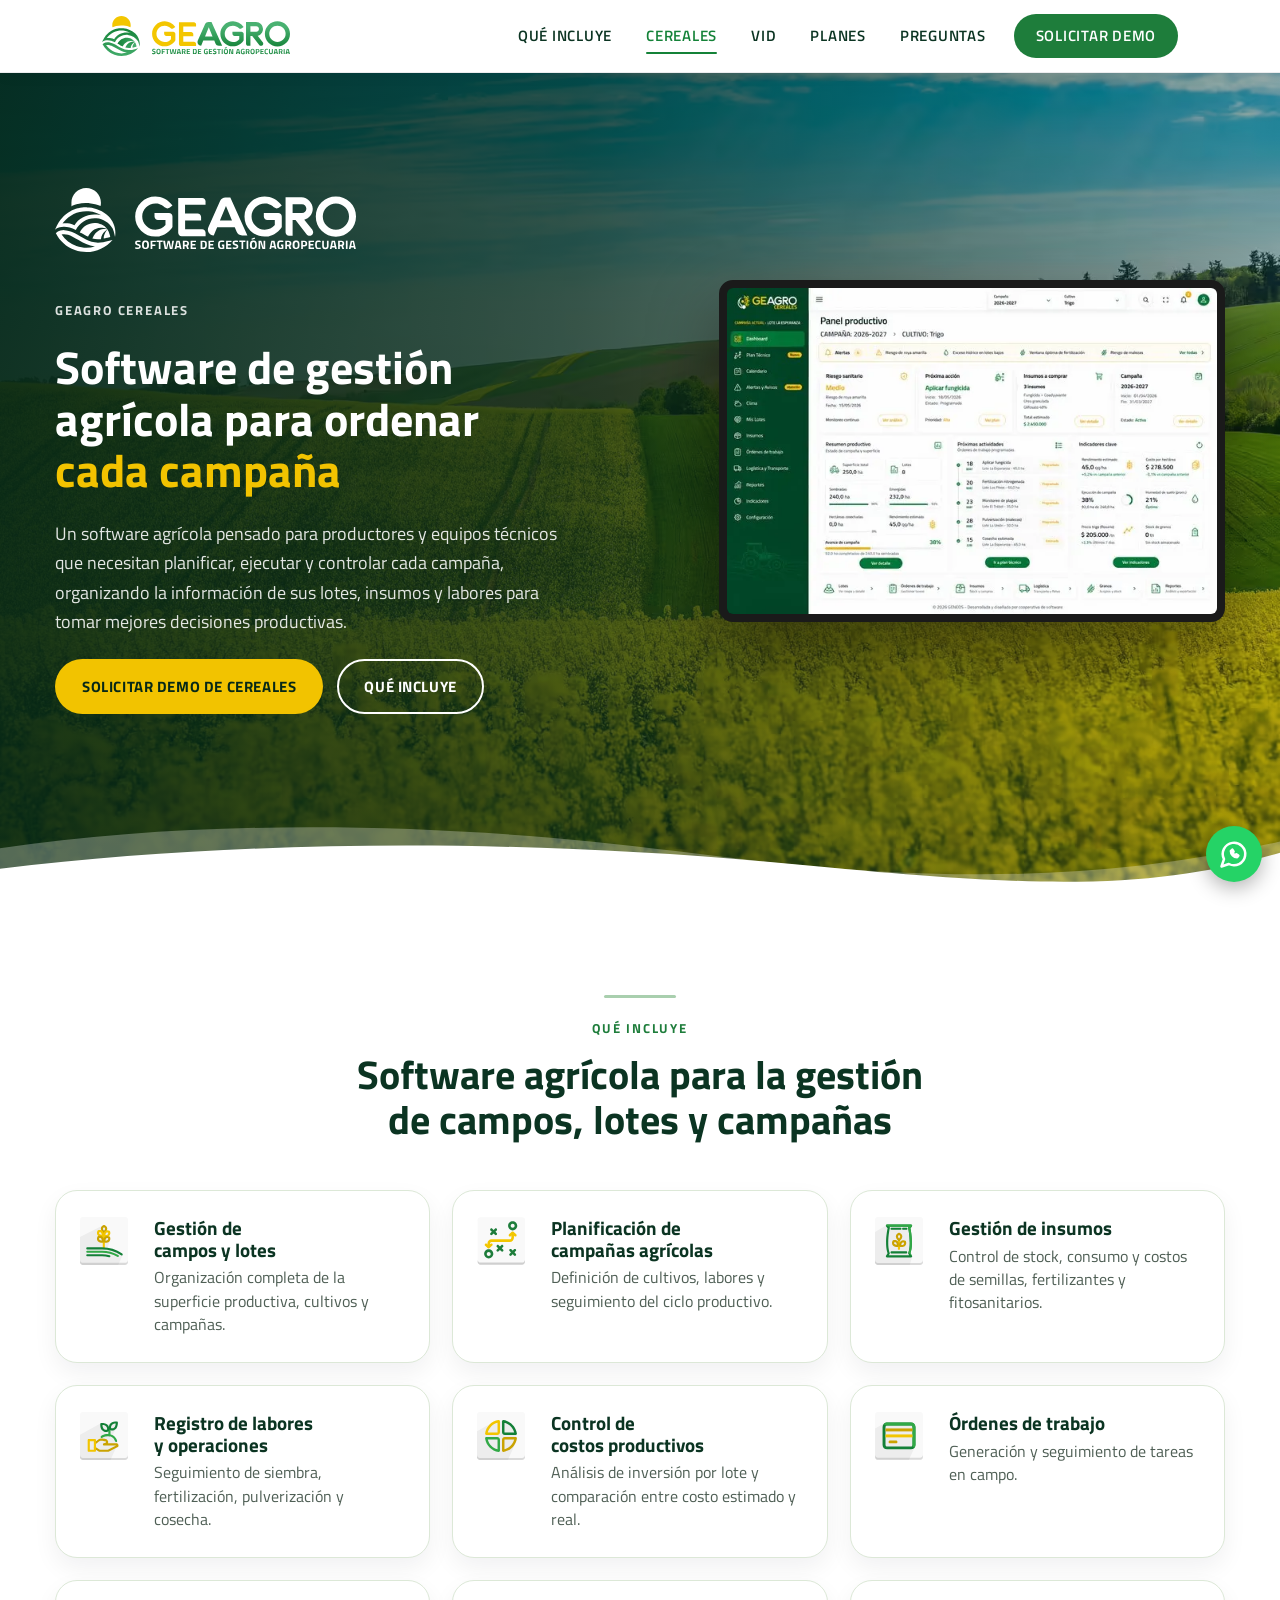
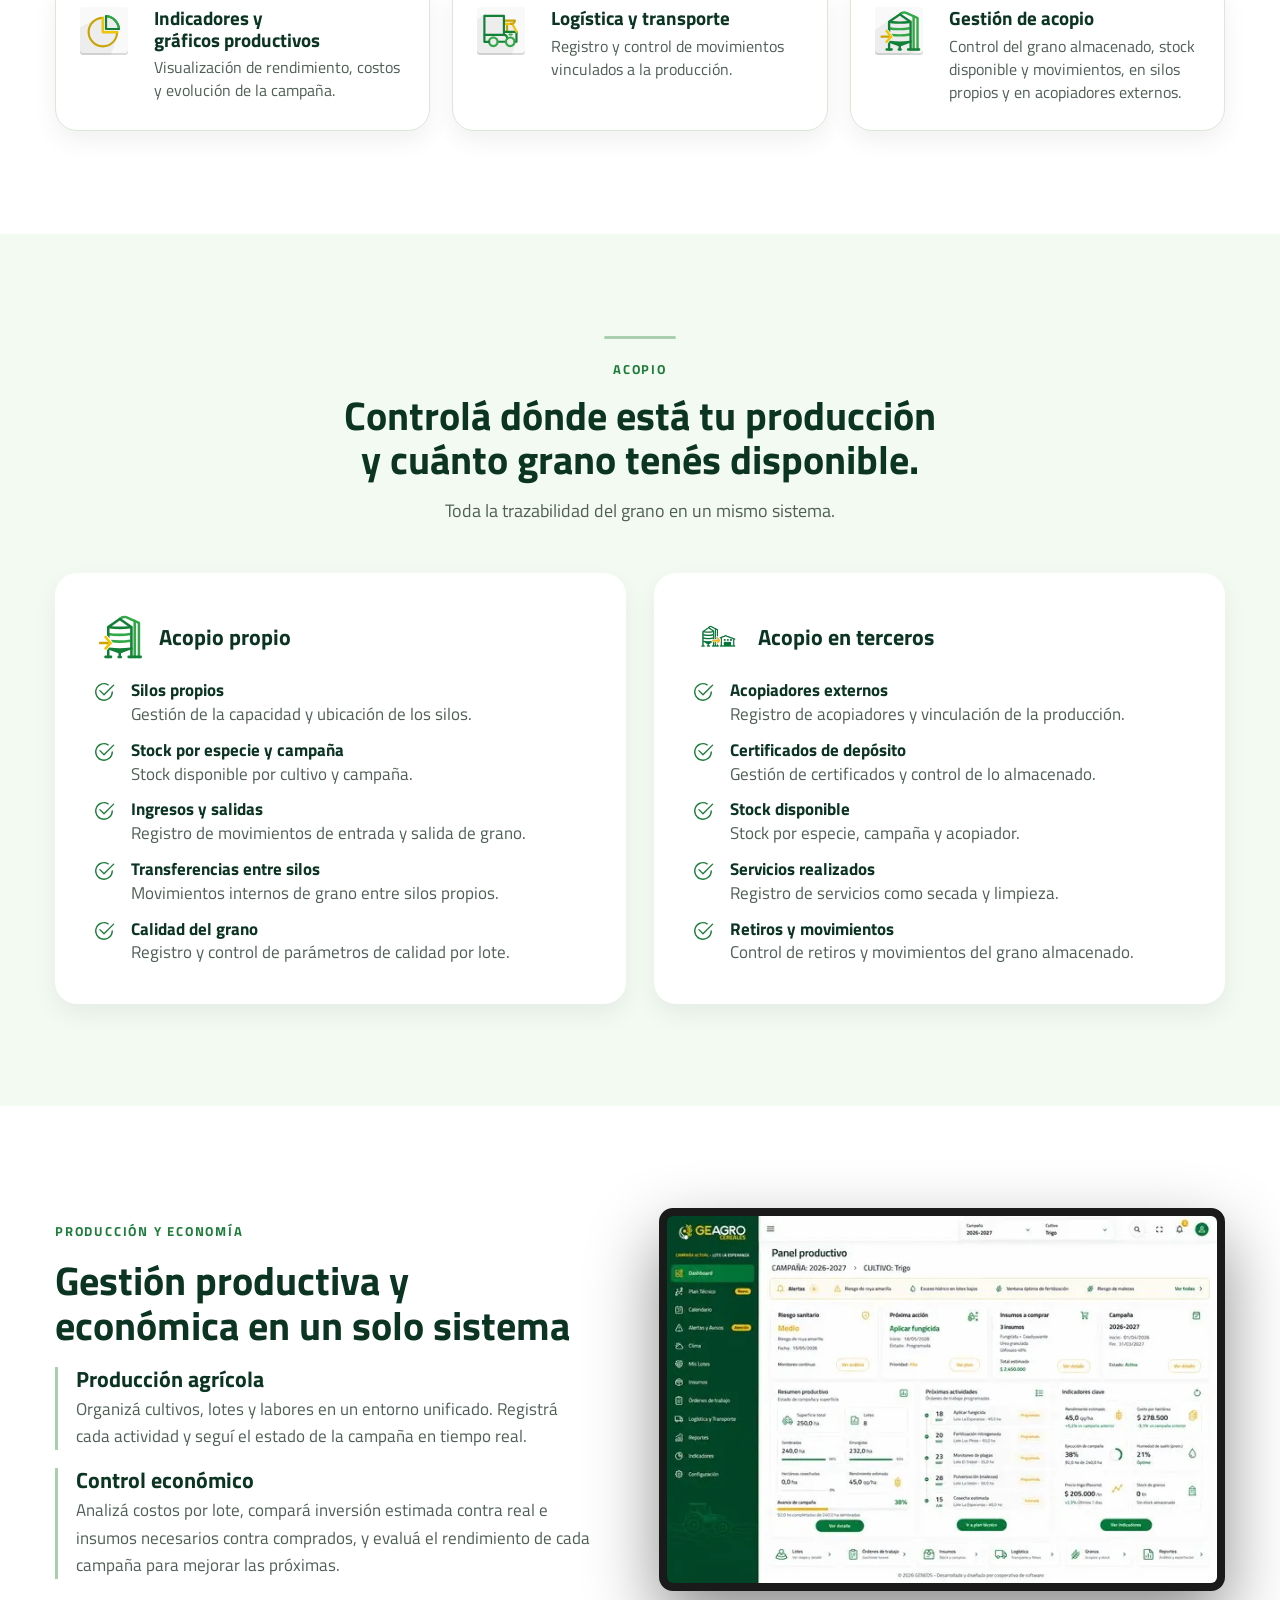
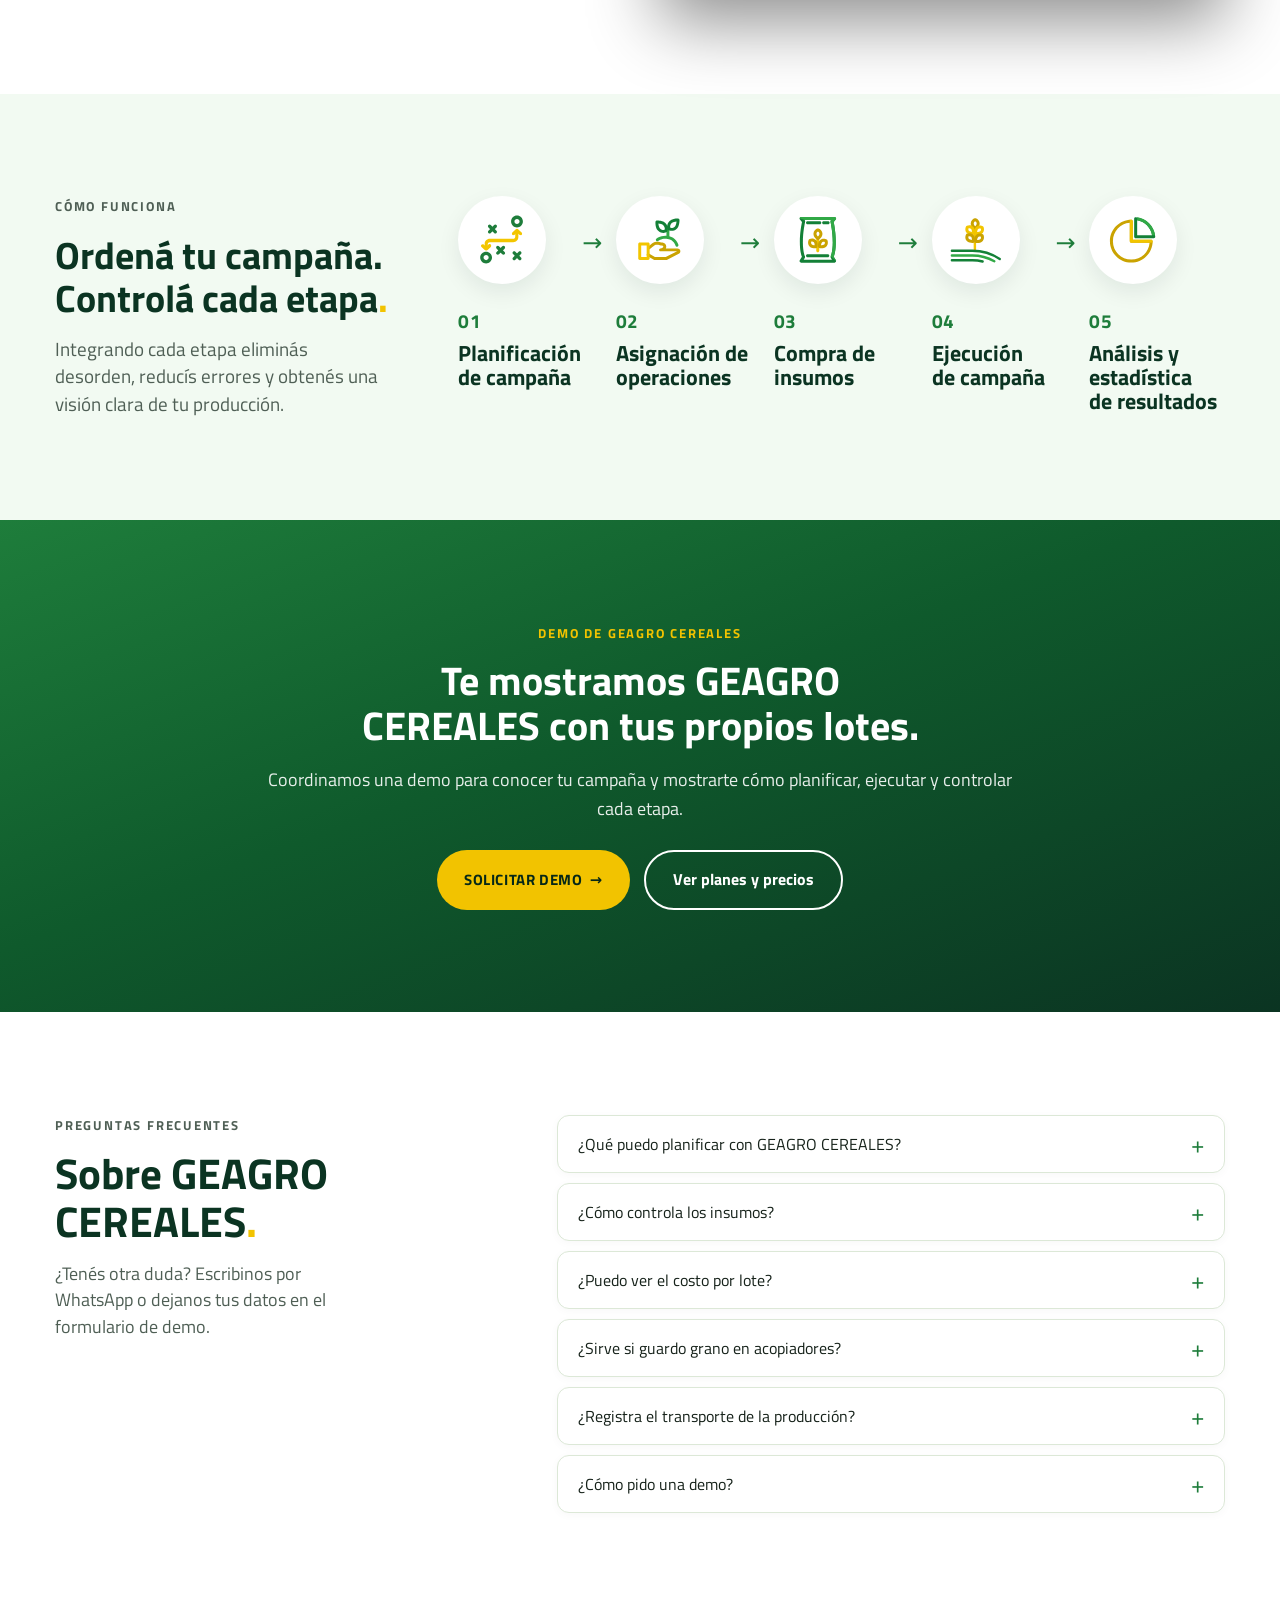
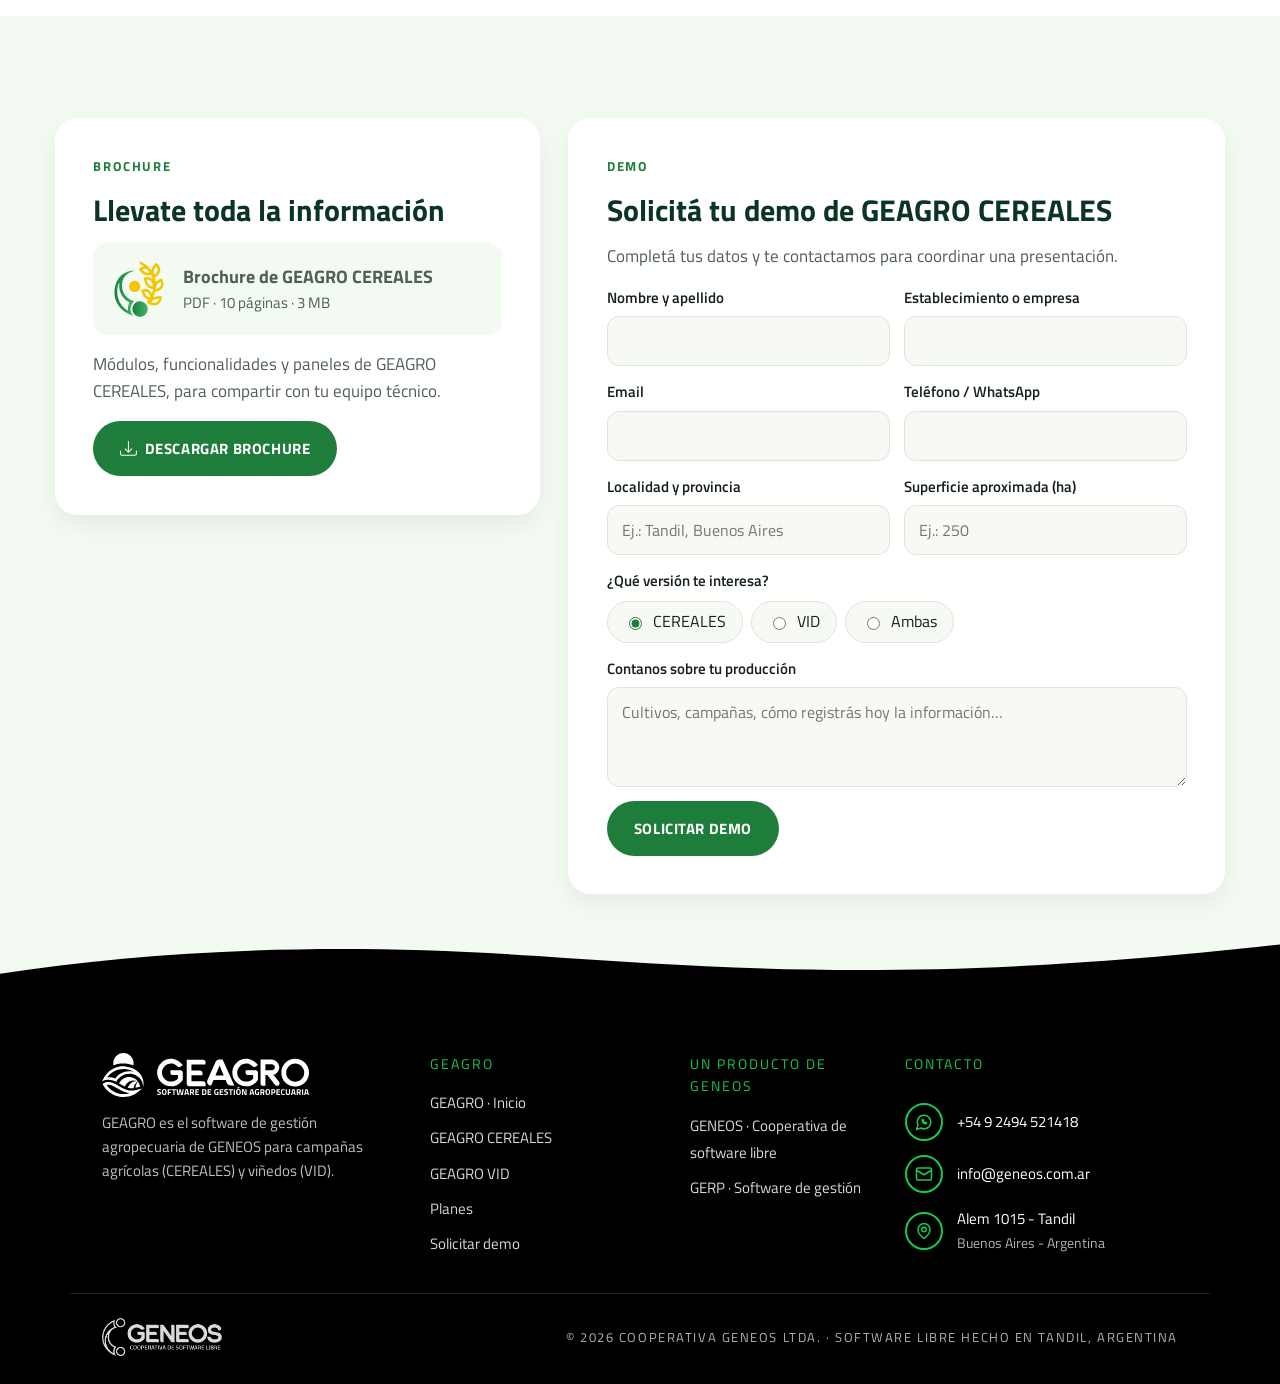
<file: campo/index.html>
<!doctype html>
<html lang="es">
<head>
<meta charset="utf-8">
<title>GEAGRO CEREALES</title>
<!-- Dirección anterior (/campo/). Si el servidor permite redirecciones, conviene reemplazar esta página por un 301 a /cereales/.
     Mientras tanto: meta refresh (0 s) + JavaScript + canónica a la página nueva. -->
<meta name="robots" content="noindex, follow">
<link rel="canonical" href="https://geagro.ar/cereales/">
<meta http-equiv="refresh" content="0; url=../cereales/">
<script>location.replace('../cereales/' + location.hash);</script>
</head>
<body>
<p>Esta página se mudó a <a href="../cereales/">GEAGRO CEREALES</a>.</p>
</body>
</html>
</file>
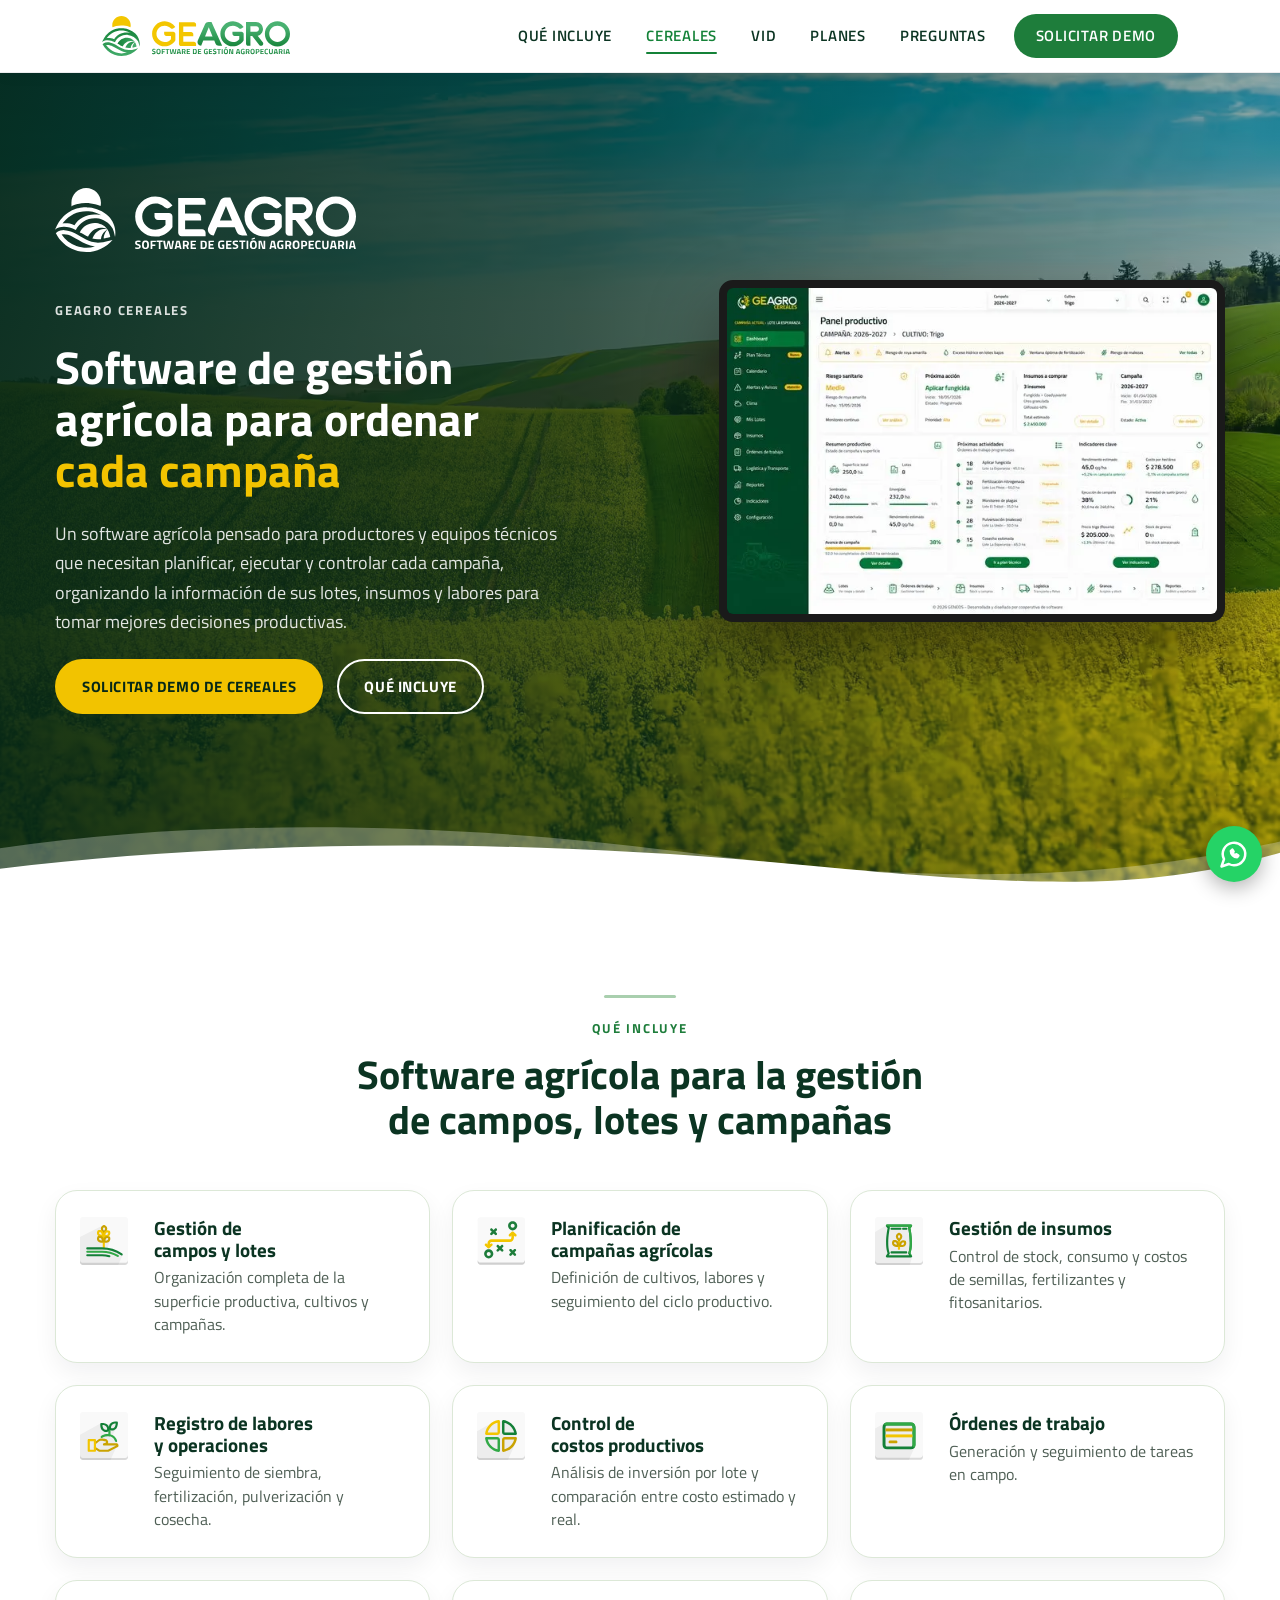
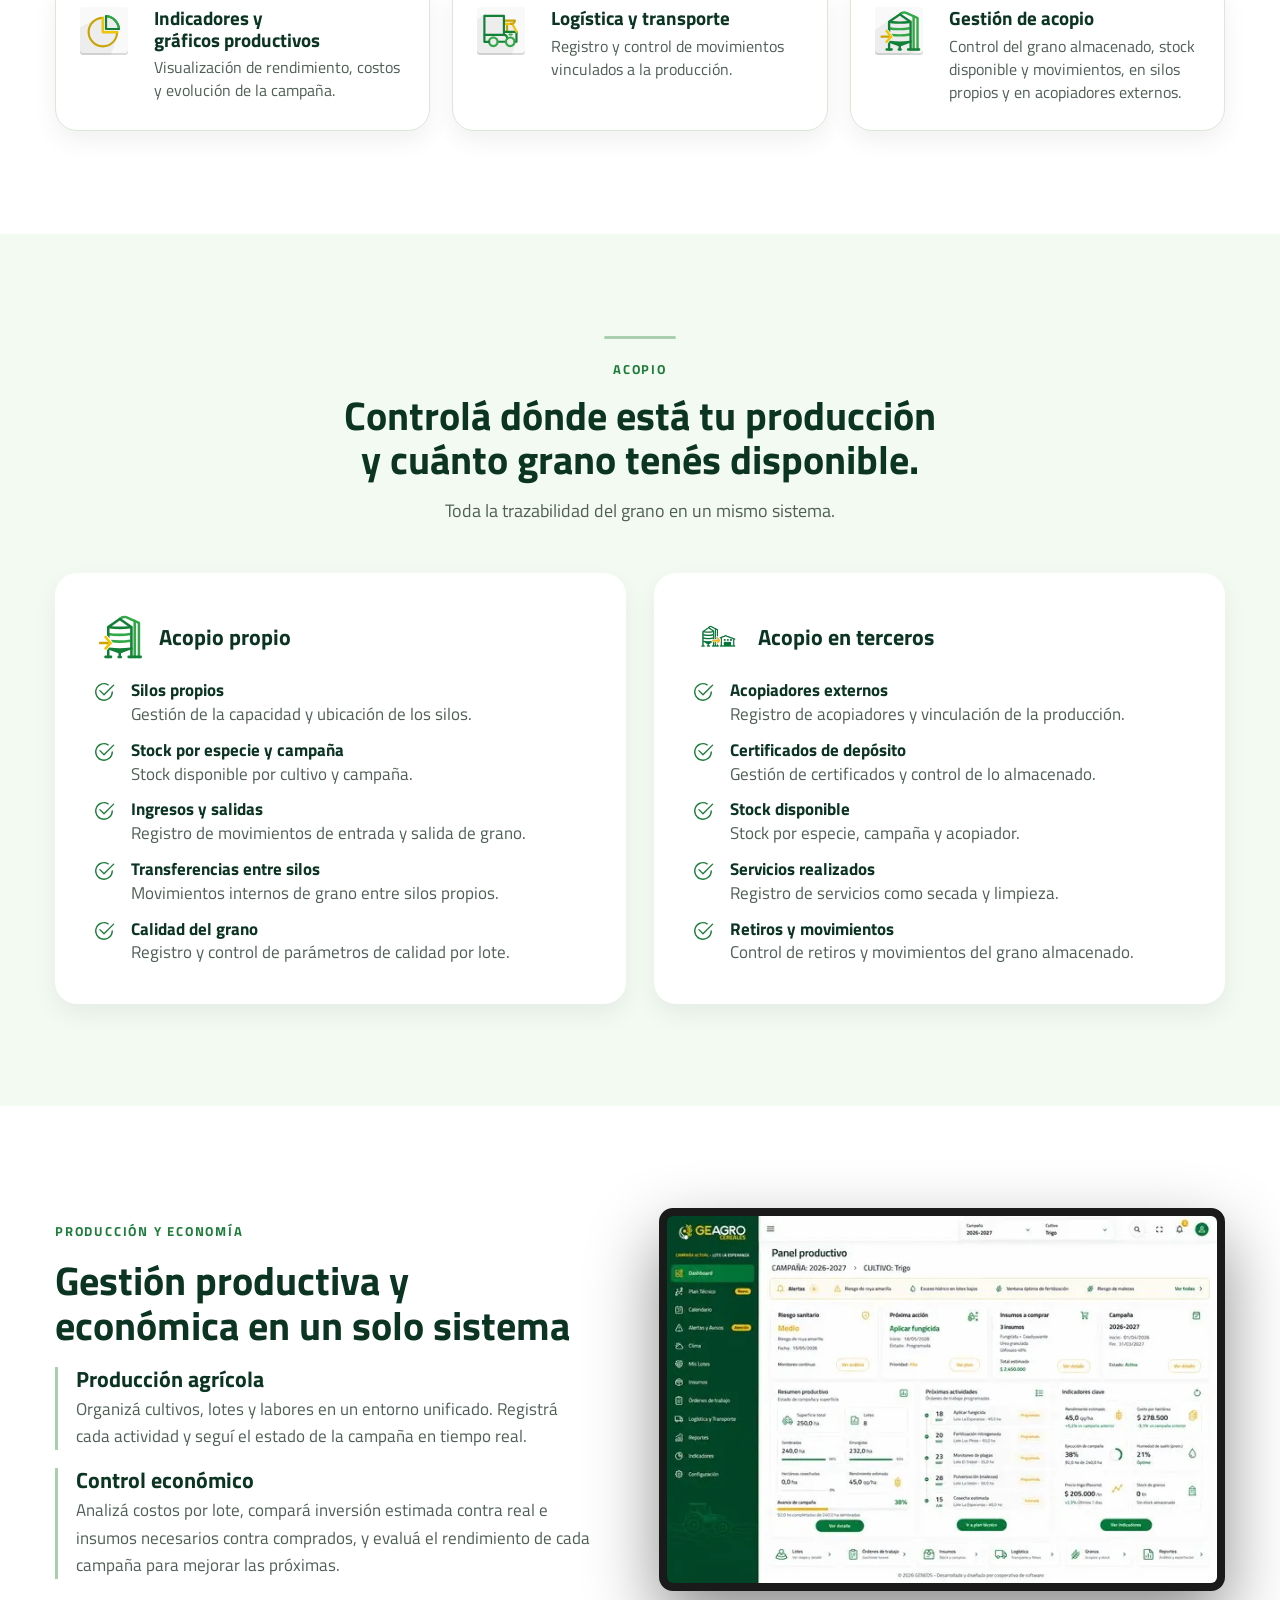
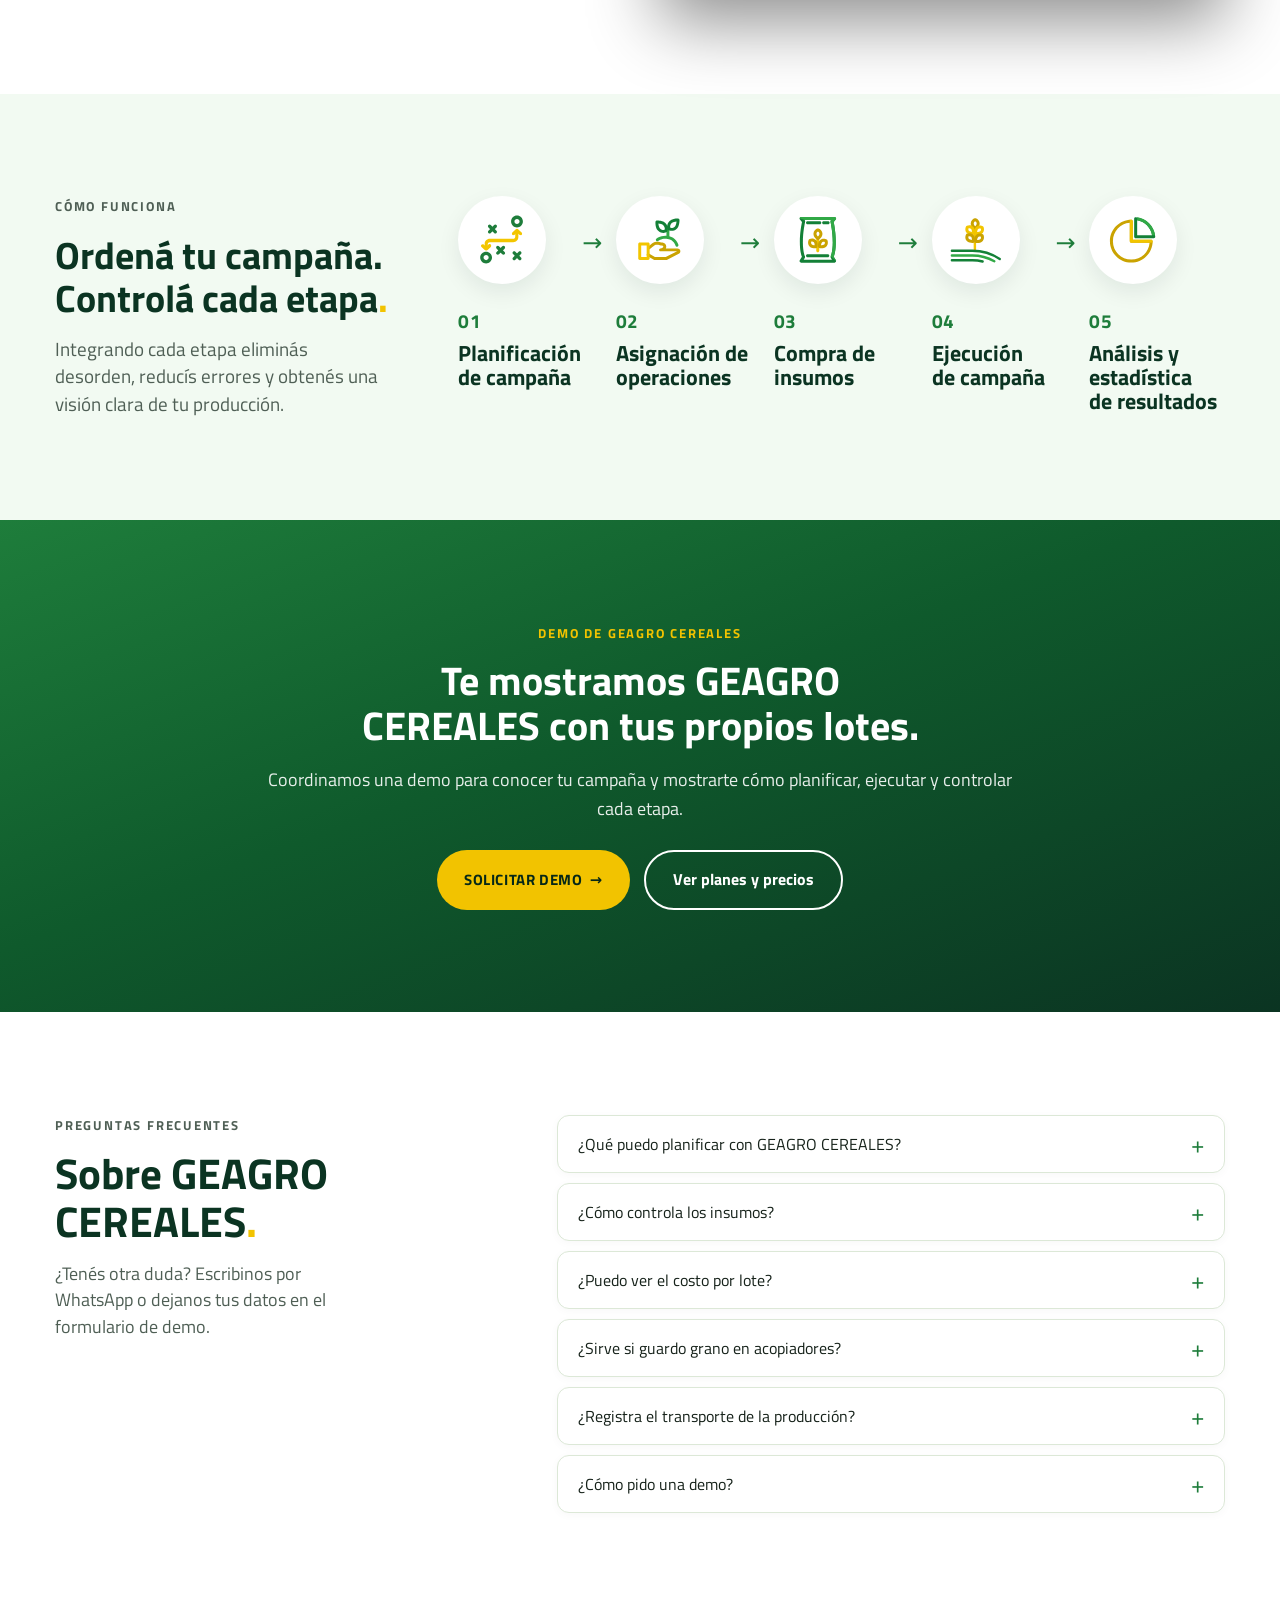
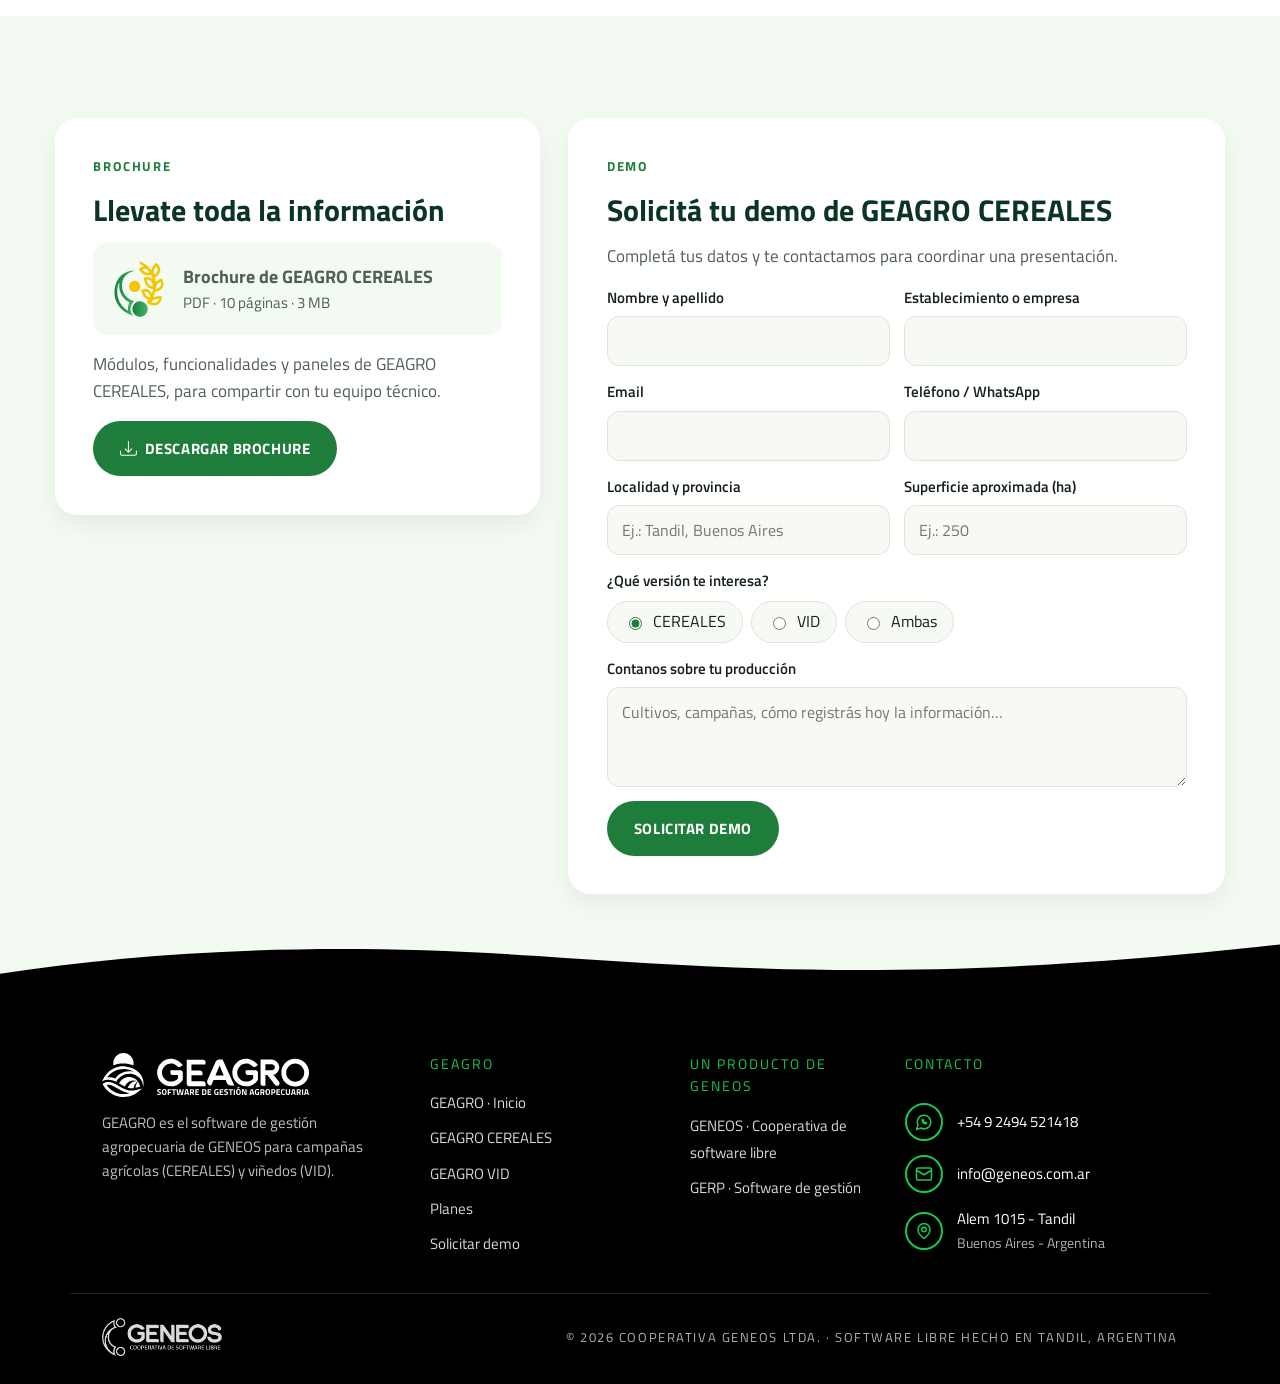
<file: cereales/index.html>
<!doctype html>
<html lang="es-AR">
<head>
  <meta charset="utf-8">
  <meta name="viewport" content="width=device-width, initial-scale=1">
  <title>GEAGRO CEREALES | Software de gestión agrícola para cereales</title>
  <meta name="description" content="Software de gestión agrícola para planificar campañas, controlar lotes, labores, insumos y costos, y seguir el acopio de granos. Por la Cooperativa GENEOS.">
  <meta name="robots" content="index, follow, max-image-preview:large">
<link rel="canonical" href="https://geagro.ar/cereales/">  <meta property="og:type" content="website">
  <meta property="og:locale" content="es_AR">
  <meta property="og:site_name" content="GEAGRO">
  <meta property="og:title" content="GEAGRO CEREALES | Software de gestión agrícola para cereales">
  <meta property="og:description" content="Software de gestión agrícola para planificar campañas, controlar lotes, labores, insumos y costos, y seguir el acopio de granos. Por la Cooperativa GENEOS.">
<meta property="og:url" content="https://geagro.ar/cereales/">  <meta property="og:image" content="https://geagro.ar/assets/images/cereales/og-cereales.jpg">
  <meta property="og:image:width" content="1200">
  <meta property="og:image:height" content="630">
<meta property="og:image:alt" content="GEAGRO CEREALES, software de gestión agrícola para campañas, lotes y acopio">  <meta name="twitter:card" content="summary_large_image">
  <meta name="twitter:title" content="GEAGRO CEREALES | Software de gestión agrícola para cereales">
  <meta name="twitter:description" content="Software de gestión agrícola para planificar campañas, controlar lotes, labores, insumos y costos, y seguir el acopio de granos. Por la Cooperativa GENEOS.">
  <meta name="twitter:image" content="https://geagro.ar/assets/images/cereales/og-cereales.jpg">
<meta name="twitter:image:alt" content="GEAGRO CEREALES, software de gestión agrícola para campañas, lotes y acopio">  <meta name="theme-color" content="#ffffff">
  <link rel="icon" href="../favicon.ico" sizes="48x48">
  <link rel="icon" type="image/png" sizes="32x32" href="../assets/icons/favicon/favicon-32x32.png">
  <link rel="icon" type="image/png" sizes="16x16" href="../assets/icons/favicon/favicon-16x16.png">
  <link rel="apple-touch-icon" sizes="180x180" href="../assets/icons/favicon/apple-touch-icon.png">
  <link rel="manifest" href="../assets/icons/favicon/site.webmanifest">
  <link rel="preload" href="../assets/fonts/titillium-web-latin-400-normal.woff2" as="font" type="font/woff2" crossorigin>
  <link rel="preload" href="../assets/fonts/titillium-web-latin-700-normal.woff2" as="font" type="font/woff2" crossorigin>
  <style>
    @font-face { font-family: "Titillium Web"; font-style: normal; font-weight: 400; font-display: swap; src: url("../assets/fonts/titillium-web-latin-400-normal.woff2") format("woff2"); }
    @font-face { font-family: "Titillium Web"; font-style: normal; font-weight: 600; font-display: swap; src: url("../assets/fonts/titillium-web-latin-600-normal.woff2") format("woff2"); }
    @font-face { font-family: "Titillium Web"; font-style: normal; font-weight: 700; font-display: swap; src: url("../assets/fonts/titillium-web-latin-700-normal.woff2") format("woff2"); }
  </style>
<link rel="preload" as="image" type="image/avif" href="../assets/images/cereales/campo-bg-1600.avif" media="(min-width: 901px)" fetchpriority="high">
<link rel="preload" as="image" type="image/avif" href="../assets/images/cereales/campo-bg-900.avif" media="(max-width: 900px)" fetchpriority="high">
  <link rel="stylesheet" href="../assets/css/styles.css">
  <link rel="stylesheet" href="../assets/css/site.css">
<link rel="stylesheet" href="../assets/css/product.css">  <script type="application/ld+json">{
 "@context": "https://schema.org",
 "@graph": [
  {
   "@type": "Organization",
   "@id": "https://geagro.ar/#organizacion",
   "name": "GENEOS",
   "legalName": "Cooperativa de Trabajo GENEOS Ltda.",
   "url": "https://geneos.coop.ar/",
   "email": "info@geneos.com.ar",
   "telephone": "+54 9 249 452-1418",
   "address": {
    "@type": "PostalAddress",
    "streetAddress": "Alem 1015",
    "addressLocality": "Tandil",
    "addressRegion": "Buenos Aires",
    "postalCode": "B7000",
    "addressCountry": "AR"
   }
  },
  {
   "@type": "WebSite",
   "@id": "https://geagro.ar/#web",
   "url": "https://geagro.ar/",
   "name": "GEAGRO",
   "inLanguage": "es-AR",
   "publisher": {
    "@id": "https://geagro.ar/#organizacion"
   }
  },
  {
   "@type": "WebPage",
   "@id": "https://geagro.ar/cereales/#pagina",
   "url": "https://geagro.ar/cereales/",
   "name": "GEAGRO CEREALES | Software de gestión agrícola para cereales",
   "description": "Software de gestión agrícola para planificar campañas, controlar lotes, labores, insumos y costos, y seguir el acopio de granos. Por la Cooperativa GENEOS.",
   "inLanguage": "es-AR",
   "publisher": {
    "@id": "https://geagro.ar/#organizacion"
   },
   "primaryImageOfPage": "https://geagro.ar/assets/images/cereales/og-cereales.jpg",
   "isPartOf": {
    "@id": "https://geagro.ar/#web"
   }
  }
 ]
}</script>
<script type="application/ld+json">{
 "@context": "https://schema.org",
 "@type": "FAQPage",
 "mainEntity": [
  {
   "@type": "Question",
   "name": "¿Qué puedo planificar con GEAGRO CEREALES?",
   "acceptedAnswer": {
    "@type": "Answer",
    "text": "Cultivos, labores e insumos de cada campaña, por lote. A partir de esa planificación generás órdenes de trabajo y seguís el ciclo productivo hasta la cosecha."
   }
  },
  {
   "@type": "Question",
   "name": "¿Cómo controla los insumos?",
   "acceptedAnswer": {
    "@type": "Answer",
    "text": "Llevás el stock, el consumo y el costo de semillas, fertilizantes y fitosanitarios, y comparás los insumos necesarios con los comprados."
   }
  },
  {
   "@type": "Question",
   "name": "¿Puedo ver el costo por lote?",
   "acceptedAnswer": {
    "@type": "Answer",
    "text": "Sí. Analizás la inversión por lote y comparás el costo estimado con el real, junto con el rendimiento de la campaña."
   }
  },
  {
   "@type": "Question",
   "name": "¿Sirve si guardo grano en acopiadores?",
   "acceptedAnswer": {
    "@type": "Answer",
    "text": "Sí. Además de tus silos propios, registrás acopiadores externos, certificados de depósito, servicios realizados, stock disponible y retiros."
   }
  },
  {
   "@type": "Question",
   "name": "¿Registra el transporte de la producción?",
   "acceptedAnswer": {
    "@type": "Answer",
    "text": "Sí, el módulo de logística y transporte registra y controla los movimientos vinculados a la producción."
   }
  },
  {
   "@type": "Question",
   "name": "¿Cómo pido una demo?",
   "acceptedAnswer": {
    "@type": "Answer",
    "text": "Completá el formulario de esta página o escribinos por WhatsApp. Te contactamos para conocer tu producción y coordinar la presentación. Los planes y precios están en la página principal de GEAGRO."
   }
  }
 ]
}</script>
<script type="application/ld+json">{
 "@context": "https://schema.org",
 "@type": "SoftwareApplication",
 "@id": "https://geagro.ar/cereales/#software",
 "name": "GEAGRO CEREALES",
 "applicationCategory": "BusinessApplication",
 "applicationSubCategory": "Software de gestión agrícola",
 "operatingSystem": "Web",
 "url": "https://geagro.ar/cereales/",
 "description": "Software de gestión agrícola para planificar campañas, controlar lotes, labores, insumos y costos, y seguir el acopio de granos. Por la Cooperativa GENEOS.",
 "inLanguage": "es-AR",
 "image": "https://geagro.ar/assets/images/cereales/og-cereales.jpg",
 "publisher": {
  "@id": "https://geagro.ar/#organizacion"
 },
 "isPartOf": {
  "@id": "https://geagro.ar/#web"
 },
 "featureList": [
  "Gestión de campos y lotes",
  "Planificación de campañas agrícolas",
  "Gestión de insumos",
  "Registro de labores y operaciones",
  "Control de costos productivos",
  "Órdenes de trabajo",
  "Indicadores y gráficos productivos",
  "Logística y transporte",
  "Gestión de acopio"
 ]
}</script>
<script type="application/ld+json">{
 "@context": "https://schema.org",
 "@type": "BreadcrumbList",
 "itemListElement": [
  {
   "@type": "ListItem",
   "position": 1,
   "name": "GEAGRO",
   "item": "https://geagro.ar/"
  },
  {
   "@type": "ListItem",
   "position": 2,
   "name": "GEAGRO CEREALES",
   "item": "https://geagro.ar/cereales/"
  }
 ]
}</script>
</head>
<body class="standalone pp-theme-geagro page-geagro page-cereales page-product">
  <a class="skip-link" href="#contenido">Saltar al contenido</a>
  <header class="site-header">
    <div class="container header-inner">
      <a class="brand" href="../"><img src="../assets/img/geagro/logo-geagro.svg" alt="GEAGRO, ir al inicio" width="414" height="88"></a>
      <button class="nav-toggle" aria-expanded="false" aria-controls="menu" aria-label="Abrir menú"><svg class="icon" aria-hidden="true" focusable="false" viewBox="0 0 24 24" fill="none" stroke="currentColor" stroke-width="2" stroke-linecap="round" stroke-linejoin="round"><path d="M3 6h18M3 12h18M3 18h18"/></svg>
</button>
      <nav class="site-nav" id="menu" aria-label="Navegación principal">
        <ul>
<li><a href="#incluye">Qué incluye</a></li><li><a href="../cereales/" aria-current="page">Cereales</a></li><li><a href="../vid/">Vid</a></li><li><a href="../#planes">Planes</a></li><li><a href="#faq">Preguntas</a></li>          <li class="nav-cta"><a href="#demo">Solicitar demo</a></li>
        </ul>
      </nav>
    </div>
  </header>
  <main id="contenido">
<div class="pp pp-theme-geagro">

<section class="pp-hero pp-wave" style="--pp-hero-img: image-set(url('../images/cereales/campo-bg-1600.avif') type('image/avif'), url('../images/cereales/campo-bg-1600.webp') type('image/webp')); --pp-hero-img-sm: image-set(url('../images/cereales/campo-bg-900.avif') type('image/avif'), url('../images/cereales/campo-bg-900.webp') type('image/webp'));   --pp-wave-next: #fff;">
  <div class="pp-container pp-hero-grid">
    <div class="pp-hero-copy">
<img class="pp-hero-logo" src="../assets/img/geagro/logo-geagro-white.svg" alt="GEAGRO, software de gestión agropecuaria" width="300" height="64"><p class="pp-eyebrow pp-hero-eyebrow">GEAGRO CEREALES</p>      <h1><span>Software de gestión</span> <span>agrícola para ordenar</span> <span class="pp-hl">cada campaña</span></h1>
<p class="pp-hero-lead">Un software agrícola pensado para productores y equipos técnicos que necesitan planificar, ejecutar y controlar cada campaña, organizando la información de sus lotes, insumos y labores para tomar mejores decisiones productivas.</p>      <div class="pp-hero-actions"><a class="pp-btn pp-btn-accent " href="#demo" data-version="campo">Solicitar demo de CEREALES</a><a class="pp-btn pp-btn-outline-light " href="#incluye">Qué incluye</a></div>
    </div>
    <div class="pp-hero-media">
      <div class="pp-monitor"><picture><source srcset="../assets/images/cereales/panel-campo.webp" type="image/webp"><img src="../assets/images/cereales/panel-campo.jpg" alt="Panel productivo de GEAGRO CEREALES con riesgo sanitario, próxima acción, insumos a comprar e indicadores de la campaña" width="615" height="410" fetchpriority="high"></picture></div>
    </div>
  </div>
</section>

<section class="pp-section pp-white" id="incluye">
  <div class="pp-container">
    <header class="pp-head">
<p class="pp-eyebrow">Qué incluye</p>      <h2>Software agrícola para la gestión de campos, lotes y campañas</h2>
    </header>
    <ul class="pp-modules-grid">
      <li>
        <div class="pp-module">
          <span class="pp-module-ico"><img src="../assets/icons/cereales/campo-campo.svg" alt="" loading="lazy" decoding="async"></span>
          <h3>Gestión de campos y lotes</h3>
          <p>Organización completa de la superficie productiva, cultivos y campañas.</p>
        </div>
      </li>
      <li>
        <div class="pp-module">
          <span class="pp-module-ico"><img src="../assets/icons/cereales/campo-plan-tecnico.svg" alt="" loading="lazy" decoding="async"></span>
          <h3>Planificación de campañas agrícolas</h3>
          <p>Definición de cultivos, labores y seguimiento del ciclo productivo.</p>
        </div>
      </li>
      <li>
        <div class="pp-module">
          <span class="pp-module-ico"><img src="../assets/icons/cereales/campo-insumos.svg" alt="" loading="lazy" decoding="async"></span>
          <h3>Gestión de insumos</h3>
          <p>Control de stock, consumo y costos de semillas, fertilizantes y fitosanitarios.</p>
        </div>
      </li>
      <li>
        <div class="pp-module">
          <span class="pp-module-ico"><img src="../assets/icons/cereales/campo-operaciones.svg" alt="" loading="lazy" decoding="async"></span>
          <h3>Registro de labores y operaciones</h3>
          <p>Seguimiento de siembra, fertilización, pulverización y cosecha.</p>
        </div>
      </li>
      <li>
        <div class="pp-module">
          <span class="pp-module-ico"><img src="../assets/icons/cereales/campo-control.svg" alt="" loading="lazy" decoding="async"></span>
          <h3>Control de costos productivos</h3>
          <p>Análisis de inversión por lote y comparación entre costo estimado y real.</p>
        </div>
      </li>
      <li>
        <div class="pp-module">
          <span class="pp-module-ico"><img src="../assets/icons/cereales/campo-compras.svg" alt="" loading="lazy" decoding="async"></span>
          <h3>Órdenes de trabajo</h3>
          <p>Generación y seguimiento de tareas en campo.</p>
        </div>
      </li>
      <li>
        <div class="pp-module">
          <span class="pp-module-ico"><img src="../assets/icons/cereales/campo-graficos.svg" alt="" loading="lazy" decoding="async"></span>
          <h3>Indicadores y gráficos productivos</h3>
          <p>Visualización de rendimiento, costos y evolución de la campaña.</p>
        </div>
      </li>
      <li>
        <div class="pp-module">
          <span class="pp-module-ico"><img src="../assets/icons/cereales/campo-transporte.svg" alt="" loading="lazy" decoding="async"></span>
          <h3>Logística y transporte</h3>
          <p>Registro y control de movimientos vinculados a la producción.</p>
        </div>
      </li>
      <li>
        <div class="pp-module">
          <span class="pp-module-ico"><img src="../assets/icons/cereales/campo-acopio.svg" alt="" loading="lazy" decoding="async"></span>
          <h3>Gestión de acopio</h3>
          <p>Control del grano almacenado, stock disponible y movimientos, en silos propios y en acopiadores externos.</p>
        </div>
      </li>
    </ul>
  </div>
</section>

<section class="pp-section pp-soft" id="acopio">
  <div class="pp-container">
    <header class="pp-head">
      <p class="pp-eyebrow">Acopio</p>
      <h2>Controlá dónde está tu producción y cuánto grano tenés disponible.</h2>
<p>Toda la trazabilidad del grano en un mismo sistema.</p>    </header>
    <div class="pp-cols-grid">
      <div class="pp-card">
        <h3><img src="../assets/icons/proceso/campo-acopio-propio.svg" alt="" loading="lazy" decoding="async" width="52" height="52">Acopio propio</h3>
        <ul class="pp-checks">
<li><svg class="icon bi" aria-hidden="true" focusable="false" xmlns="http://www.w3.org/2000/svg" fill="currentColor" viewBox="0 0 16 16">
  <path d="M2.5 8a5.5 5.5 0 0 1 8.25-4.764.5.5 0 0 0 .5-.866A6.5 6.5 0 1 0 14.5 8a.5.5 0 0 0-1 0 5.5 5.5 0 1 1-11 0"/>
  <path d="M15.354 3.354a.5.5 0 0 0-.708-.708L8 9.293 5.354 6.646a.5.5 0 1 0-.708.708l3 3a.5.5 0 0 0 .708 0z"/>
</svg>
<b>Silos propios</b><span>Gestión de la capacidad y ubicación de los silos.</span></li><li><svg class="icon bi" aria-hidden="true" focusable="false" xmlns="http://www.w3.org/2000/svg" fill="currentColor" viewBox="0 0 16 16">
  <path d="M2.5 8a5.5 5.5 0 0 1 8.25-4.764.5.5 0 0 0 .5-.866A6.5 6.5 0 1 0 14.5 8a.5.5 0 0 0-1 0 5.5 5.5 0 1 1-11 0"/>
  <path d="M15.354 3.354a.5.5 0 0 0-.708-.708L8 9.293 5.354 6.646a.5.5 0 1 0-.708.708l3 3a.5.5 0 0 0 .708 0z"/>
</svg>
<b>Stock por especie y campaña</b><span>Stock disponible por cultivo y campaña.</span></li><li><svg class="icon bi" aria-hidden="true" focusable="false" xmlns="http://www.w3.org/2000/svg" fill="currentColor" viewBox="0 0 16 16">
  <path d="M2.5 8a5.5 5.5 0 0 1 8.25-4.764.5.5 0 0 0 .5-.866A6.5 6.5 0 1 0 14.5 8a.5.5 0 0 0-1 0 5.5 5.5 0 1 1-11 0"/>
  <path d="M15.354 3.354a.5.5 0 0 0-.708-.708L8 9.293 5.354 6.646a.5.5 0 1 0-.708.708l3 3a.5.5 0 0 0 .708 0z"/>
</svg>
<b>Ingresos y salidas</b><span>Registro de movimientos de entrada y salida de grano.</span></li><li><svg class="icon bi" aria-hidden="true" focusable="false" xmlns="http://www.w3.org/2000/svg" fill="currentColor" viewBox="0 0 16 16">
  <path d="M2.5 8a5.5 5.5 0 0 1 8.25-4.764.5.5 0 0 0 .5-.866A6.5 6.5 0 1 0 14.5 8a.5.5 0 0 0-1 0 5.5 5.5 0 1 1-11 0"/>
  <path d="M15.354 3.354a.5.5 0 0 0-.708-.708L8 9.293 5.354 6.646a.5.5 0 1 0-.708.708l3 3a.5.5 0 0 0 .708 0z"/>
</svg>
<b>Transferencias entre silos</b><span>Movimientos internos de grano entre silos propios.</span></li><li><svg class="icon bi" aria-hidden="true" focusable="false" xmlns="http://www.w3.org/2000/svg" fill="currentColor" viewBox="0 0 16 16">
  <path d="M2.5 8a5.5 5.5 0 0 1 8.25-4.764.5.5 0 0 0 .5-.866A6.5 6.5 0 1 0 14.5 8a.5.5 0 0 0-1 0 5.5 5.5 0 1 1-11 0"/>
  <path d="M15.354 3.354a.5.5 0 0 0-.708-.708L8 9.293 5.354 6.646a.5.5 0 1 0-.708.708l3 3a.5.5 0 0 0 .708 0z"/>
</svg>
<b>Calidad del grano</b><span>Registro y control de parámetros de calidad por lote.</span></li>        </ul>
      </div>
      <div class="pp-card">
        <h3><img src="../assets/icons/proceso/campo-acopio-terceros.svg" alt="" loading="lazy" decoding="async" width="52" height="52">Acopio en terceros</h3>
        <ul class="pp-checks">
<li><svg class="icon bi" aria-hidden="true" focusable="false" xmlns="http://www.w3.org/2000/svg" fill="currentColor" viewBox="0 0 16 16">
  <path d="M2.5 8a5.5 5.5 0 0 1 8.25-4.764.5.5 0 0 0 .5-.866A6.5 6.5 0 1 0 14.5 8a.5.5 0 0 0-1 0 5.5 5.5 0 1 1-11 0"/>
  <path d="M15.354 3.354a.5.5 0 0 0-.708-.708L8 9.293 5.354 6.646a.5.5 0 1 0-.708.708l3 3a.5.5 0 0 0 .708 0z"/>
</svg>
<b>Acopiadores externos</b><span>Registro de acopiadores y vinculación de la producción.</span></li><li><svg class="icon bi" aria-hidden="true" focusable="false" xmlns="http://www.w3.org/2000/svg" fill="currentColor" viewBox="0 0 16 16">
  <path d="M2.5 8a5.5 5.5 0 0 1 8.25-4.764.5.5 0 0 0 .5-.866A6.5 6.5 0 1 0 14.5 8a.5.5 0 0 0-1 0 5.5 5.5 0 1 1-11 0"/>
  <path d="M15.354 3.354a.5.5 0 0 0-.708-.708L8 9.293 5.354 6.646a.5.5 0 1 0-.708.708l3 3a.5.5 0 0 0 .708 0z"/>
</svg>
<b>Certificados de depósito</b><span>Gestión de certificados y control de lo almacenado.</span></li><li><svg class="icon bi" aria-hidden="true" focusable="false" xmlns="http://www.w3.org/2000/svg" fill="currentColor" viewBox="0 0 16 16">
  <path d="M2.5 8a5.5 5.5 0 0 1 8.25-4.764.5.5 0 0 0 .5-.866A6.5 6.5 0 1 0 14.5 8a.5.5 0 0 0-1 0 5.5 5.5 0 1 1-11 0"/>
  <path d="M15.354 3.354a.5.5 0 0 0-.708-.708L8 9.293 5.354 6.646a.5.5 0 1 0-.708.708l3 3a.5.5 0 0 0 .708 0z"/>
</svg>
<b>Stock disponible</b><span>Stock por especie, campaña y acopiador.</span></li><li><svg class="icon bi" aria-hidden="true" focusable="false" xmlns="http://www.w3.org/2000/svg" fill="currentColor" viewBox="0 0 16 16">
  <path d="M2.5 8a5.5 5.5 0 0 1 8.25-4.764.5.5 0 0 0 .5-.866A6.5 6.5 0 1 0 14.5 8a.5.5 0 0 0-1 0 5.5 5.5 0 1 1-11 0"/>
  <path d="M15.354 3.354a.5.5 0 0 0-.708-.708L8 9.293 5.354 6.646a.5.5 0 1 0-.708.708l3 3a.5.5 0 0 0 .708 0z"/>
</svg>
<b>Servicios realizados</b><span>Registro de servicios como secada y limpieza.</span></li><li><svg class="icon bi" aria-hidden="true" focusable="false" xmlns="http://www.w3.org/2000/svg" fill="currentColor" viewBox="0 0 16 16">
  <path d="M2.5 8a5.5 5.5 0 0 1 8.25-4.764.5.5 0 0 0 .5-.866A6.5 6.5 0 1 0 14.5 8a.5.5 0 0 0-1 0 5.5 5.5 0 1 1-11 0"/>
  <path d="M15.354 3.354a.5.5 0 0 0-.708-.708L8 9.293 5.354 6.646a.5.5 0 1 0-.708.708l3 3a.5.5 0 0 0 .708 0z"/>
</svg>
<b>Retiros y movimientos</b><span>Control de retiros y movimientos del grano almacenado.</span></li>        </ul>
      </div>
    </div>
  </div>
</section>

<section class="pp-section pp-split pp-white" id="produccion">
  <div class="pp-container pp-split-grid">
    <div class="pp-split-copy">
      <p class="pp-eyebrow">Producción y economía</p>
      <h2>Gestión productiva y económica en un solo sistema</h2>
      <ul class="pp-split-items">
<li><h3>Producción agrícola</h3><p>Organizá cultivos, lotes y labores en un entorno unificado. Registrá cada actividad y seguí el estado de la campaña en tiempo real.</p></li><li><h3>Control económico</h3><p>Analizá costos por lote, compará inversión estimada contra real e insumos necesarios contra comprados, y evaluá el rendimiento de cada campaña para mejorar las próximas.</p></li>      </ul>
    </div>
    <div class="pp-monitor"><picture><source srcset="../assets/images/cereales/panel-campo.webp" type="image/webp"><img src="../assets/images/cereales/panel-campo.jpg" alt="Indicadores de rendimiento, costos y ejecución de campaña en GEAGRO CEREALES" width="615" height="410" loading="lazy" decoding="async"></picture></div>
  </div>
</section>

<section class="pp-section pp-steps" id="como-funciona" style="--pp-steps-pb: clamp(64px, 8vw, 104px); --pp-steps-pb-sm: 64px; --pp-soft-2: #f2faf2;">
  <div class="pp-container pp-steps-grid">
    <div class="pp-steps-head">
      <p class="pp-eyebrow pp-eyebrow-2">Cómo funciona</p>
      <h2>Ordená tu campaña. Controlá cada etapa<span class="pp-dot">.</span></h2>
      <p class="pp-steps-lead">Integrando cada etapa eliminás desorden, reducís errores y obtenés una visión clara de tu producción.</p>
    </div>
    <ol class="pp-steps-list pp-steps-5">
      <li>
        <span class="pp-steps-ico"><img src="../assets/icons/proceso/campo-paso-planifica.svg" alt="" loading="lazy" decoding="async"></span>
        <span class="pp-steps-num">01</span>
        <h3>Planificación de campaña</h3>
      </li>
      <li>
        <span class="pp-steps-ico"><img src="../assets/icons/proceso/campo-paso-asigna.svg" alt="" loading="lazy" decoding="async"></span>
        <span class="pp-steps-num">02</span>
        <h3>Asignación de operaciones</h3>
      </li>
      <li>
        <span class="pp-steps-ico"><img src="../assets/icons/proceso/campo-paso-compra.svg" alt="" loading="lazy" decoding="async"></span>
        <span class="pp-steps-num">03</span>
        <h3>Compra de insumos</h3>
      </li>
      <li>
        <span class="pp-steps-ico"><img src="../assets/icons/proceso/campo-paso-ejecucion.svg" alt="" loading="lazy" decoding="async"></span>
        <span class="pp-steps-num">04</span>
        <h3>Ejecución de campaña</h3>
      </li>
      <li>
        <span class="pp-steps-ico"><img src="../assets/icons/proceso/campo-paso-analisis.svg" alt="" loading="lazy" decoding="async"></span>
        <span class="pp-steps-num">05</span>
        <h3>Análisis y estadística de resultados</h3>
      </li>
    </ol>
  </div>
</section>

<section class="pp-band">
  <div class="pp-container">
    <p class="pp-eyebrow pp-eyebrow-light">Demo de GEAGRO CEREALES</p>
    <h2>Te mostramos GEAGRO CEREALES con tus propios lotes.</h2>
    <p>Coordinamos una demo para conocer tu campaña y mostrarte cómo planificar, ejecutar y controlar cada etapa.</p>
    <div class="pp-cta-actions"><a class="pp-btn pp-btn-accent " href="#demo" data-version="campo">Solicitar demo <span aria-hidden="true">→</span></a><a class="pp-btn-ghost-light " href="../#planes">Ver planes y precios</a></div>
  </div>
</section>

<section class="pp-section pp-faq-section" id="faq">
  <div class="pp-container pp-faq">
    <div class="pp-faq-head">
      <p class="pp-eyebrow pp-eyebrow-2">Preguntas frecuentes</p>
      <h2>Sobre GEAGRO CEREALES<span class="pp-dot">.</span></h2>
<p>¿Tenés otra duda? Escribinos por WhatsApp o dejanos tus datos en el formulario de demo.</p>    </div>
    <div class="pp-faq-list">
      <details name="faq">
        <summary>¿Qué puedo planificar con GEAGRO CEREALES?</summary>
        <div class="pp-faq-answer"><p>Cultivos, labores e insumos de cada campaña, por lote. A partir de esa planificación generás órdenes de trabajo y seguís el ciclo productivo hasta la cosecha.</p></div>
      </details>
      <details name="faq">
        <summary>¿Cómo controla los insumos?</summary>
        <div class="pp-faq-answer"><p>Llevás el stock, el consumo y el costo de semillas, fertilizantes y fitosanitarios, y comparás los insumos necesarios con los comprados.</p></div>
      </details>
      <details name="faq">
        <summary>¿Puedo ver el costo por lote?</summary>
        <div class="pp-faq-answer"><p>Sí. Analizás la inversión por lote y comparás el costo estimado con el real, junto con el rendimiento de la campaña.</p></div>
      </details>
      <details name="faq">
        <summary>¿Sirve si guardo grano en acopiadores?</summary>
        <div class="pp-faq-answer"><p>Sí. Además de tus silos propios, registrás acopiadores externos, certificados de depósito, servicios realizados, stock disponible y retiros.</p></div>
      </details>
      <details name="faq">
        <summary>¿Registra el transporte de la producción?</summary>
        <div class="pp-faq-answer"><p>Sí, el módulo de logística y transporte registra y controla los movimientos vinculados a la producción.</p></div>
      </details>
      <details name="faq">
        <summary>¿Cómo pido una demo?</summary>
        <div class="pp-faq-answer"><p>Completá el formulario de esta página o escribinos por WhatsApp. Te contactamos para conocer tu producción y coordinar la presentación. Los planes y precios están en la <a href="../#planes">página principal de GEAGRO</a>.</p></div>
      </details>
    </div>
  </div>
</section>

<section class="pp-section pp-soft">
  <div class="pp-container pp-convert">
    <div class="pp-convert-side">
      <div class="pp-card" id="brochure">
        <p class="pp-eyebrow">Brochure</p>
        <h2>Llevate toda la información</h2>
        <div class="pp-brochure-file">
          <img src="../assets/icons/brand/isologo-campo.svg" alt="" loading="lazy" decoding="async" width="56" height="56">
          <span><b>Brochure de GEAGRO CEREALES</b>PDF · 10 páginas · 3 MB</span>
        </div>
        <p>Módulos, funcionalidades y paneles de GEAGRO CEREALES, para compartir con tu equipo técnico.</p>
        <a class="pp-btn pp-btn-primary " href="../assets/docs/Brochure-GEAGRO-CEREALES.pdf" download="Brochure-GEAGRO-CEREALES.pdf"><svg class="icon bi" aria-hidden="true" focusable="false" xmlns="http://www.w3.org/2000/svg" fill="currentColor" viewBox="0 0 16 16">
  <path d="M.5 9.9a.5.5 0 0 1 .5.5v2.5a1 1 0 0 0 1 1h12a1 1 0 0 0 1-1v-2.5a.5.5 0 0 1 1 0v2.5a2 2 0 0 1-2 2H2a2 2 0 0 1-2-2v-2.5a.5.5 0 0 1 .5-.5"/>
  <path d="M7.646 11.854a.5.5 0 0 0 .708 0l3-3a.5.5 0 0 0-.708-.708L8.5 10.293V1.5a.5.5 0 0 0-1 0v8.793L5.354 8.146a.5.5 0 1 0-.708.708z"/>
</svg>
 Descargar brochure</a>
      </div>
    </div>

    <div class="pp-card" id="demo">
      <p class="pp-eyebrow">Demo</p>
      <h2>Solicitá tu demo de GEAGRO CEREALES</h2>
      <p>Completá tus datos y te contactamos para coordinar una presentación.</p>
      <form class="pp-form" action="#" novalidate data-product="GEAGRO">
        <div class="pp-row"><label for="f-nombre">Nombre y apellido<input id="f-nombre" name="nombre" required autocomplete="name" data-wa="Nombre"></label><label for="f-empresa">Establecimiento o empresa<input id="f-empresa" name="empresa" autocomplete="organization" data-wa="Establecimiento"></label></div>
        <div class="pp-row"><label for="f-email">Email<input id="f-email" name="email" type="email" required autocomplete="email" data-wa="Email"></label><label for="f-telefono">Teléfono / WhatsApp<input id="f-telefono" name="telefono" type="tel" autocomplete="tel" data-wa="Teléfono"></label></div>
        <div class="pp-row"><label for="f-localidad">Localidad y provincia<input id="f-localidad" name="localidad" placeholder="Ej.: Tandil, Buenos Aires" data-wa="Localidad"></label><label for="f-superficie">Superficie aproximada (ha)<input id="f-superficie" name="superficie" placeholder="Ej.: 250" inputmode="decimal" data-wa="Superficie" data-suffix="ha"></label></div>
        <fieldset class="pp-radios">
          <legend>¿Qué versión te interesa?</legend>
          <label for="v-campo"><input type="radio" id="v-campo" name="version" value="CEREALES" checked> CEREALES</label>
          <label for="v-vid"><input type="radio" id="v-vid" name="version" value="VID"> VID</label>
          <label for="v-ambas"><input type="radio" id="v-ambas" name="version" value="Ambas"> Ambas</label>
        </fieldset>
        <label for="f-msg">Contanos sobre tu producción<textarea id="f-msg" name="mensaje" placeholder="Cultivos, campañas, cómo registrás hoy la información…" data-wa="Mensaje"></textarea></label>
        <div class="pp-form-actions">
          <button type="submit" class="pp-btn pp-btn-primary">Solicitar demo</button>
          <p class="pp-form-status" role="status"></p>
        </div>
      </form>
    </div>
  </div>
</section>

</div>
<script src="../assets/js/product.js" defer></script>
  </main>
  <footer class="site-footer">
    <div class="container footer-cols">
      <div class="footer-about">
        <img src="../assets/img/geagro/logo-geagro-white.svg" alt="GEAGRO" width="300" height="64" loading="lazy" style="height:44px;width:auto">
        <p>GEAGRO es el software de gestión agropecuaria de GENEOS para campañas agrícolas (CEREALES) y viñedos (VID).</p>
      </div>
      <nav aria-label="GEAGRO">
        <p class="footer-title">GEAGRO</p>
        <ul class="footer-links">
<li><a href="../">GEAGRO · Inicio</a></li><li><a href="../cereales/">GEAGRO CEREALES</a></li><li><a href="../vid/">GEAGRO VID</a></li><li><a href="../#planes">Planes</a></li>          <li><a href="#demo">Solicitar demo</a></li>
        </ul>
      </nav>
      <nav aria-label="GENEOS">
        <p class="footer-title">Un producto de GENEOS</p>
        <ul class="footer-links">
          <li><a href="https://geneos.coop.ar/">GENEOS · Cooperativa de software libre</a></li>
<li><a href="https://gerp.ar/">GERP · Software de gestión</a></li>        </ul>
      </nav>
      <address class="footer-contact">
        <p class="footer-title">Contacto</p>
        <a class="footer-item" href="https://wa.me/5492494521418" target="_blank" rel="noopener"><span class="footer-icon"><svg class="icon" aria-hidden="true" focusable="false" viewBox="0 0 24 24" fill="none" stroke="currentColor" stroke-width="2" stroke-linecap="round" stroke-linejoin="round"><path d="M7.9 20A9 9 0 1 0 4 16.1L2 22z"/><path d="M9.5 9.5c0 2.8 2.2 5 5 5l1-1.2-1.6-1-1 .7a3.6 3.6 0 0 1-1.9-1.9l.7-1-1-1.6z"/></svg>
</span><span>+54 9 2494 521418</span></a>
        <a class="footer-item" href="mailto:info@geneos.com.ar"><span class="footer-icon"><svg class="icon" aria-hidden="true" focusable="false" viewBox="0 0 24 24" fill="none" stroke="currentColor" stroke-width="2" stroke-linecap="round" stroke-linejoin="round"><rect x="2" y="4" width="20" height="16" rx="2"/><path d="m22 7-10 6L2 7"/></svg>
</span><span>info@geneos.com.ar</span></a>
        <a class="footer-item" href="https://maps.app.goo.gl/SG3oBGYpz7ttdvbB8" target="_blank" rel="noopener"><span class="footer-icon"><svg class="icon" aria-hidden="true" focusable="false" viewBox="0 0 24 24" fill="none" stroke="currentColor" stroke-width="2" stroke-linecap="round" stroke-linejoin="round"><path d="M20 10c0 6-8 12-8 12s-8-6-8-12a8 8 0 0 1 16 0Z"/><circle cx="12" cy="10" r="3"/></svg>
</span><span>Alem 1015 - Tandil<br><small>Buenos Aires - Argentina</small></span></a>
      </address>
    </div>
    <div class="container footer-bottom">
      <a class="footer-geneos" href="https://geneos.coop.ar/"><img src="../assets/img/2023/10/Logo-Geneos-white.webp" alt="GENEOS" width="140" height="45" loading="lazy"></a>
      <p class="credit">© 2026 Cooperativa GENEOS Ltda. · Software libre hecho en Tandil, Argentina</p>
    </div>
  </footer>
  <a class="wa-float" href="https://wa.me/5492494521418" target="_blank" rel="noopener" aria-label="Escribinos por WhatsApp"><svg class="icon" aria-hidden="true" focusable="false" viewBox="0 0 24 24" fill="none" stroke="currentColor" stroke-width="2" stroke-linecap="round" stroke-linejoin="round"><path d="M7.9 20A9 9 0 1 0 4 16.1L2 22z"/><path d="M9.5 9.5c0 2.8 2.2 5 5 5l1-1.2-1.6-1-1 .7a3.6 3.6 0 0 1-1.9-1.9l.7-1-1-1.6z"/></svg>
</a>
  <script src="../assets/js/main.js" defer></script>
  <script src="../assets/js/site.js" defer></script>
</body>
</html>
</file>
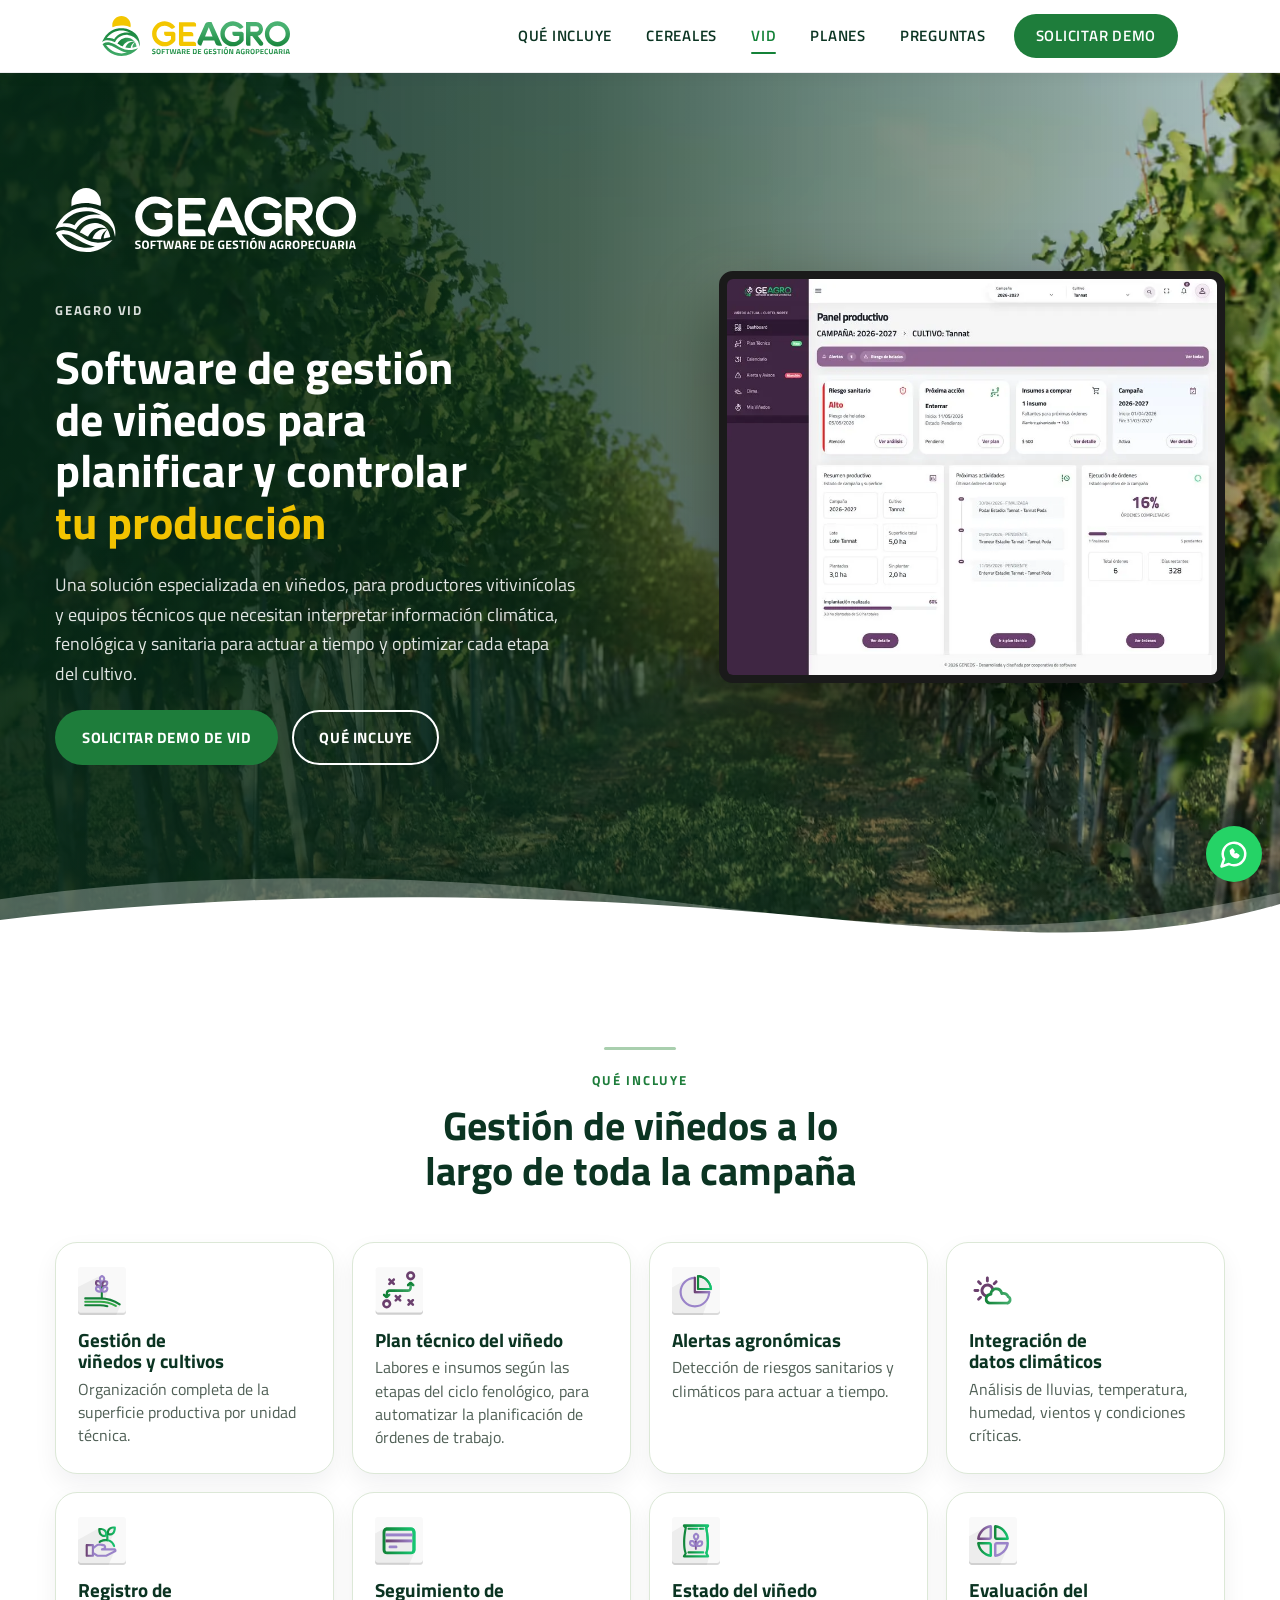
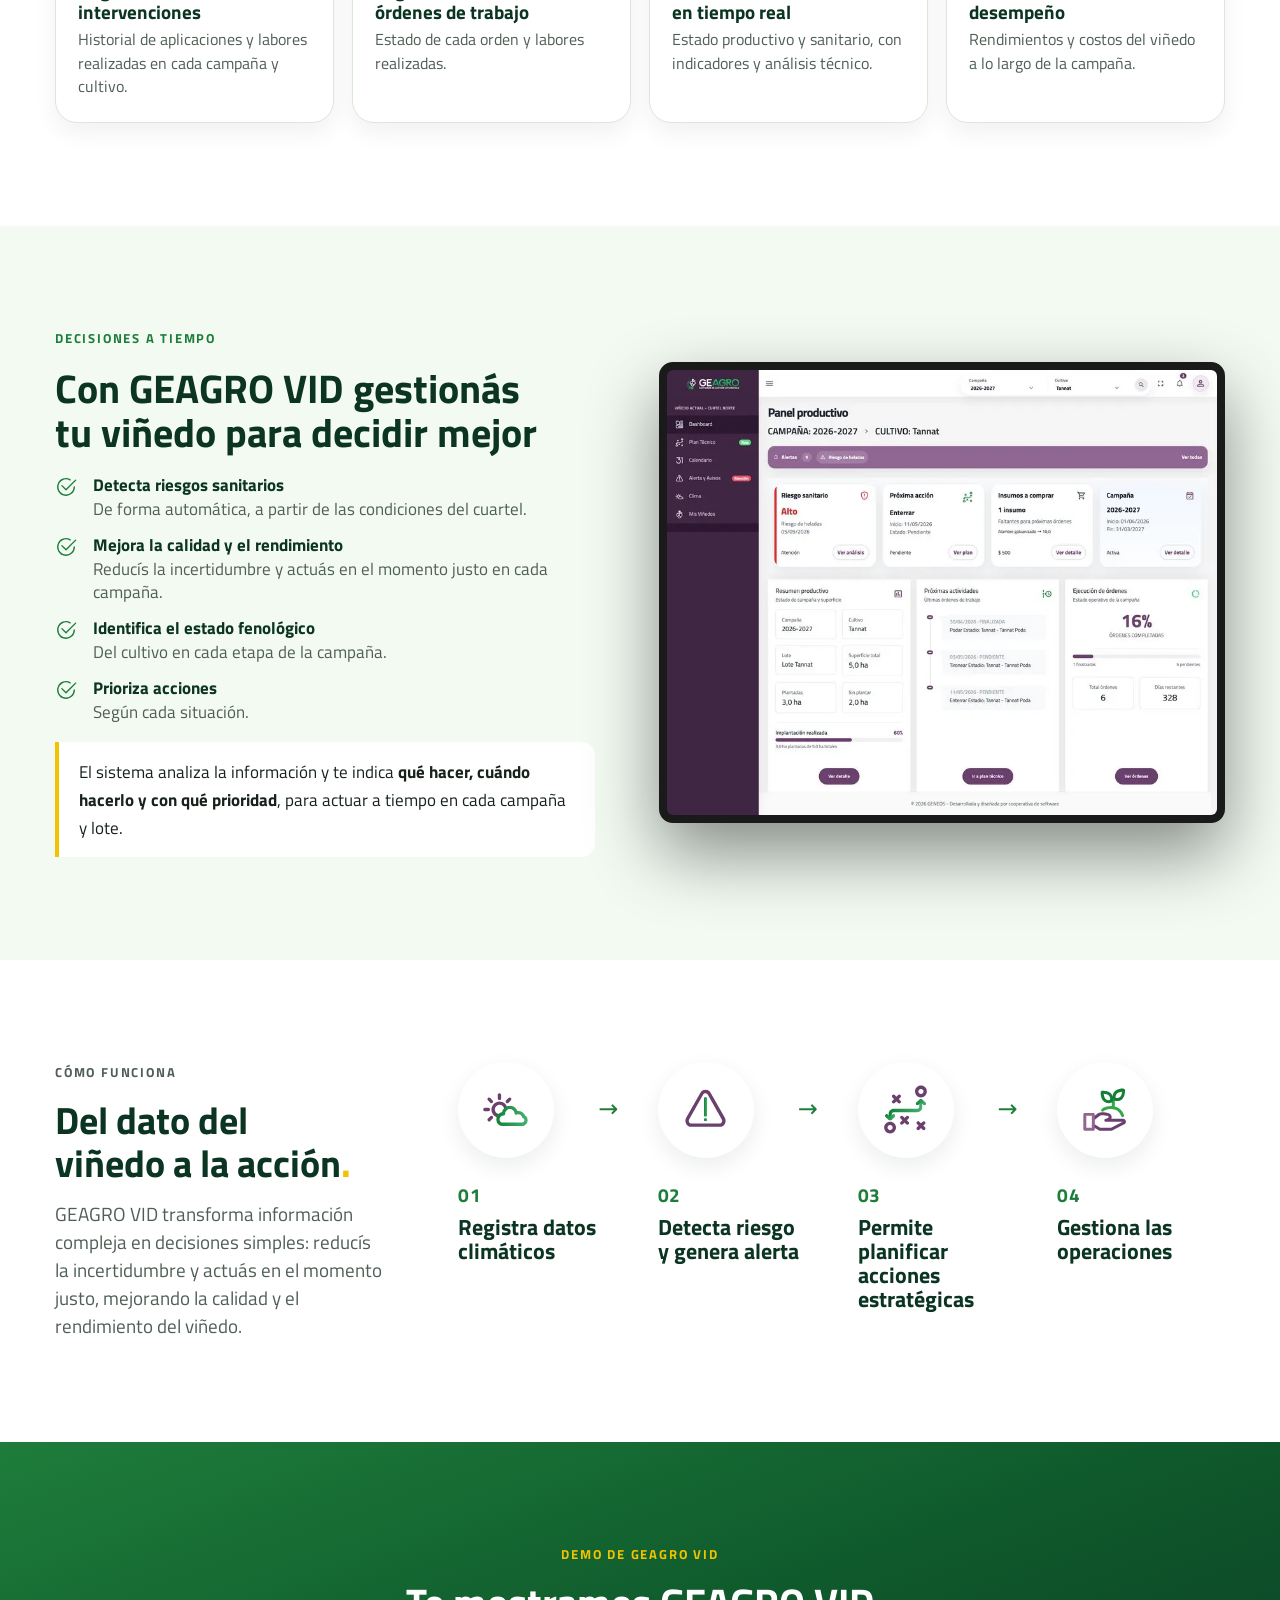
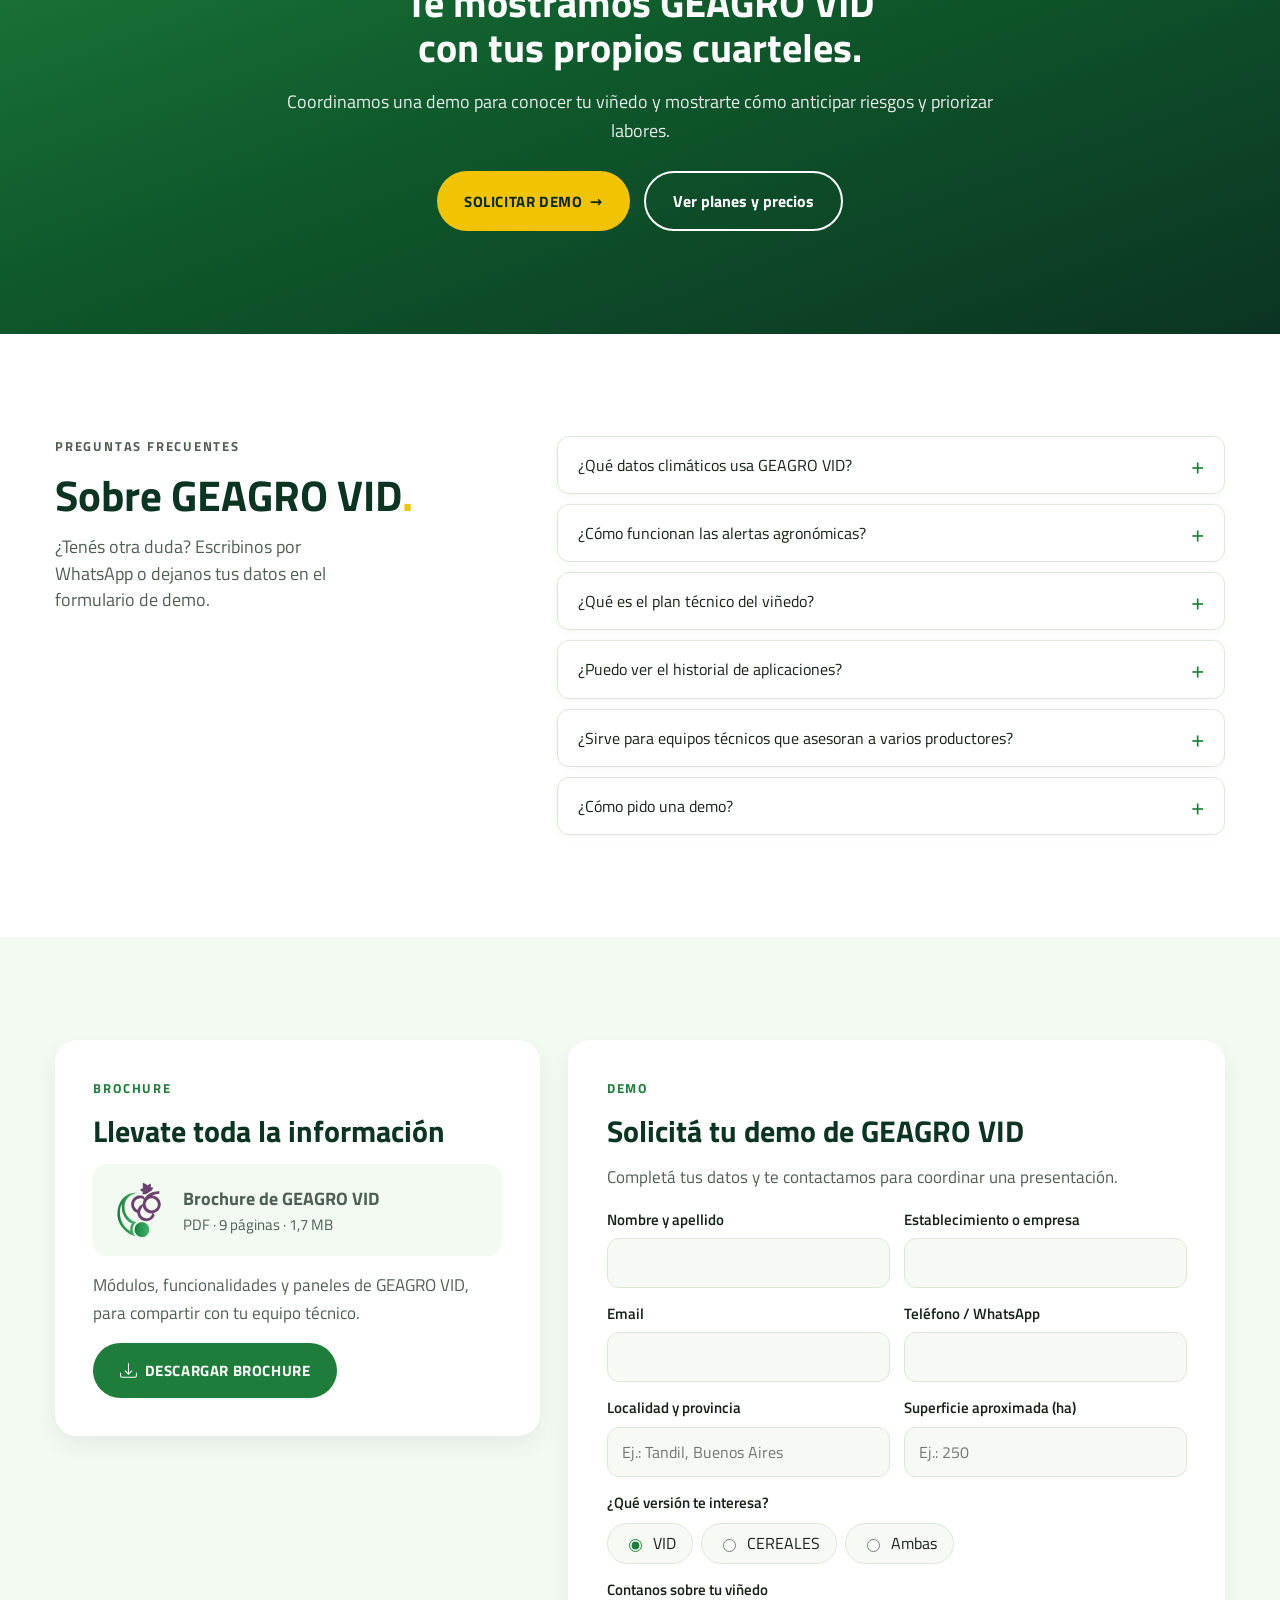
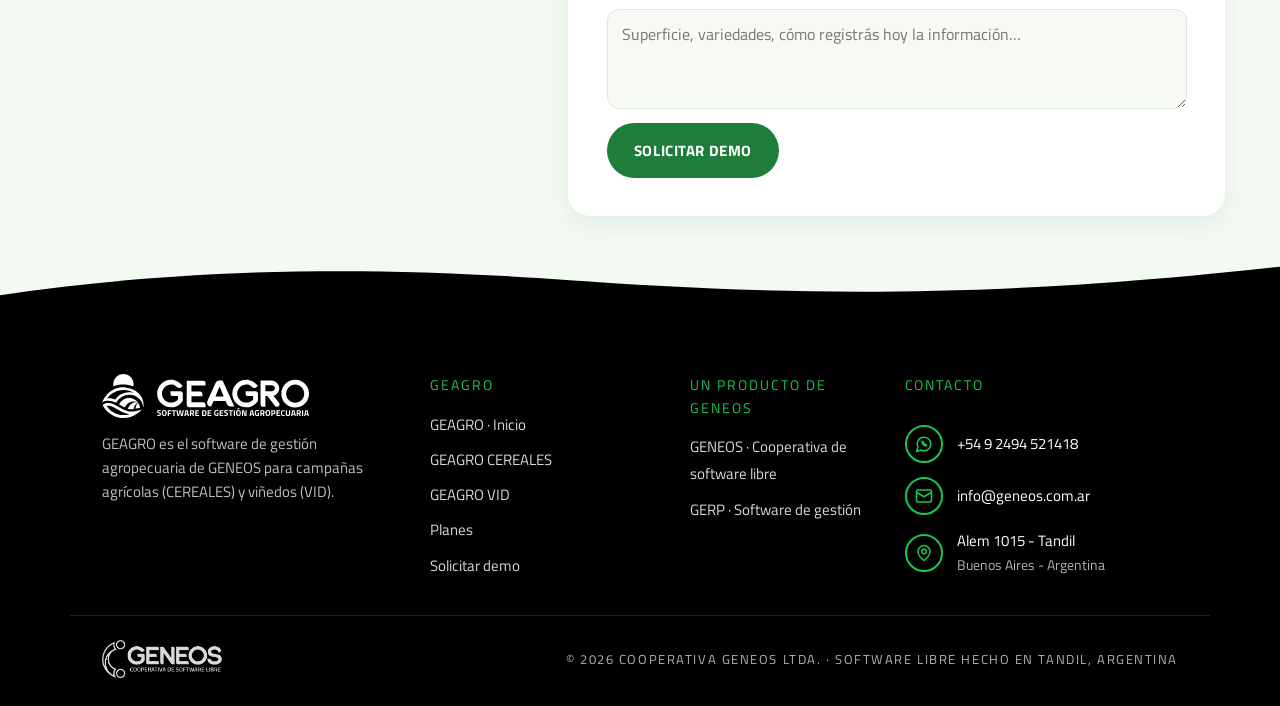
<file: vid/index.html>
<!doctype html>
<html lang="es-AR">
<head>
  <meta charset="utf-8">
  <meta name="viewport" content="width=device-width, initial-scale=1">
  <title>GEAGRO VID | Software para viñedos y gestión vitivinícola</title>
  <meta name="description" content="Software para la gestión de viñedos: clima, fenología y riesgos sanitarios por cuartel, plan técnico y labores del viñedo. Por la Cooperativa GENEOS.">
  <meta name="robots" content="index, follow, max-image-preview:large">
<link rel="canonical" href="https://geagro.ar/vid/">  <meta property="og:type" content="website">
  <meta property="og:locale" content="es_AR">
  <meta property="og:site_name" content="GEAGRO">
  <meta property="og:title" content="GEAGRO VID | Software para viñedos y gestión vitivinícola">
  <meta property="og:description" content="Software para la gestión de viñedos: clima, fenología y riesgos sanitarios por cuartel, plan técnico y labores del viñedo. Por la Cooperativa GENEOS.">
<meta property="og:url" content="https://geagro.ar/vid/">  <meta property="og:image" content="https://geagro.ar/assets/images/vid/og-vid.jpg">
  <meta property="og:image:width" content="1200">
  <meta property="og:image:height" content="630">
<meta property="og:image:alt" content="GEAGRO VID, software de gestión de viñedos con alertas de clima y sanidad">  <meta name="twitter:card" content="summary_large_image">
  <meta name="twitter:title" content="GEAGRO VID | Software para viñedos y gestión vitivinícola">
  <meta name="twitter:description" content="Software para la gestión de viñedos: clima, fenología y riesgos sanitarios por cuartel, plan técnico y labores del viñedo. Por la Cooperativa GENEOS.">
  <meta name="twitter:image" content="https://geagro.ar/assets/images/vid/og-vid.jpg">
<meta name="twitter:image:alt" content="GEAGRO VID, software de gestión de viñedos con alertas de clima y sanidad">  <meta name="theme-color" content="#ffffff">
  <link rel="icon" href="../favicon.ico" sizes="48x48">
  <link rel="icon" type="image/png" sizes="32x32" href="../assets/icons/favicon/favicon-32x32.png">
  <link rel="icon" type="image/png" sizes="16x16" href="../assets/icons/favicon/favicon-16x16.png">
  <link rel="apple-touch-icon" sizes="180x180" href="../assets/icons/favicon/apple-touch-icon.png">
  <link rel="manifest" href="../assets/icons/favicon/site.webmanifest">
  <link rel="preload" href="../assets/fonts/titillium-web-latin-400-normal.woff2" as="font" type="font/woff2" crossorigin>
  <link rel="preload" href="../assets/fonts/titillium-web-latin-700-normal.woff2" as="font" type="font/woff2" crossorigin>
  <style>
    @font-face { font-family: "Titillium Web"; font-style: normal; font-weight: 400; font-display: swap; src: url("../assets/fonts/titillium-web-latin-400-normal.woff2") format("woff2"); }
    @font-face { font-family: "Titillium Web"; font-style: normal; font-weight: 600; font-display: swap; src: url("../assets/fonts/titillium-web-latin-600-normal.woff2") format("woff2"); }
    @font-face { font-family: "Titillium Web"; font-style: normal; font-weight: 700; font-display: swap; src: url("../assets/fonts/titillium-web-latin-700-normal.woff2") format("woff2"); }
  </style>
<link rel="preload" as="image" type="image/avif" href="../assets/images/vid/vid-bg-1600.avif" media="(min-width: 901px)" fetchpriority="high">
<link rel="preload" as="image" type="image/avif" href="../assets/images/vid/vid-bg-900.avif" media="(max-width: 900px)" fetchpriority="high">
  <link rel="stylesheet" href="../assets/css/styles.css">
  <link rel="stylesheet" href="../assets/css/site.css">
<link rel="stylesheet" href="../assets/css/product.css">  <script type="application/ld+json">{
 "@context": "https://schema.org",
 "@graph": [
  {
   "@type": "Organization",
   "@id": "https://geagro.ar/#organizacion",
   "name": "GENEOS",
   "legalName": "Cooperativa de Trabajo GENEOS Ltda.",
   "url": "https://geneos.coop.ar/",
   "email": "info@geneos.com.ar",
   "telephone": "+54 9 249 452-1418",
   "address": {
    "@type": "PostalAddress",
    "streetAddress": "Alem 1015",
    "addressLocality": "Tandil",
    "addressRegion": "Buenos Aires",
    "postalCode": "B7000",
    "addressCountry": "AR"
   }
  },
  {
   "@type": "WebSite",
   "@id": "https://geagro.ar/#web",
   "url": "https://geagro.ar/",
   "name": "GEAGRO",
   "inLanguage": "es-AR",
   "publisher": {
    "@id": "https://geagro.ar/#organizacion"
   }
  },
  {
   "@type": "WebPage",
   "@id": "https://geagro.ar/vid/#pagina",
   "url": "https://geagro.ar/vid/",
   "name": "GEAGRO VID | Software para viñedos y gestión vitivinícola",
   "description": "Software para la gestión de viñedos: clima, fenología y riesgos sanitarios por cuartel, plan técnico y labores del viñedo. Por la Cooperativa GENEOS.",
   "inLanguage": "es-AR",
   "publisher": {
    "@id": "https://geagro.ar/#organizacion"
   },
   "primaryImageOfPage": "https://geagro.ar/assets/images/vid/og-vid.jpg",
   "isPartOf": {
    "@id": "https://geagro.ar/#web"
   }
  }
 ]
}</script>
<script type="application/ld+json">{
 "@context": "https://schema.org",
 "@type": "FAQPage",
 "mainEntity": [
  {
   "@type": "Question",
   "name": "¿Qué datos climáticos usa GEAGRO VID?",
   "acceptedAnswer": {
    "@type": "Answer",
    "text": "Lluvias, temperatura, humedad, vientos y condiciones críticas. Con esa información detecta riesgos y genera alertas."
   }
  },
  {
   "@type": "Question",
   "name": "¿Cómo funcionan las alertas agronómicas?",
   "acceptedAnswer": {
    "@type": "Answer",
    "text": "El sistema cruza los datos climáticos con el estado fenológico del cultivo, detecta riesgos sanitarios y climáticos (por ejemplo, heladas) y te indica la próxima acción con su prioridad."
   }
  },
  {
   "@type": "Question",
   "name": "¿Qué es el plan técnico del viñedo?",
   "acceptedAnswer": {
    "@type": "Answer",
    "text": "Es la definición de labores e insumos según las etapas del ciclo fenológico. A partir de él se planifican automáticamente las órdenes de trabajo."
   }
  },
  {
   "@type": "Question",
   "name": "¿Puedo ver el historial de aplicaciones?",
   "acceptedAnswer": {
    "@type": "Answer",
    "text": "Sí. Queda registrado el historial de aplicaciones y labores realizadas en cada campaña y cultivo."
   }
  },
  {
   "@type": "Question",
   "name": "¿Sirve para equipos técnicos que asesoran a varios productores?",
   "acceptedAnswer": {
    "@type": "Answer",
    "text": "Está pensada para productores y equipos técnicos. Contanos cómo trabajan en el formulario de demo y te mostramos cómo organizarlo."
   }
  },
  {
   "@type": "Question",
   "name": "¿Cómo pido una demo?",
   "acceptedAnswer": {
    "@type": "Answer",
    "text": "Completá el formulario de esta página o escribinos por WhatsApp. Te contactamos para conocer tu viñedo y coordinar la presentación. Los planes y precios están en la página principal de GEAGRO."
   }
  }
 ]
}</script>
<script type="application/ld+json">{
 "@context": "https://schema.org",
 "@type": "SoftwareApplication",
 "@id": "https://geagro.ar/vid/#software",
 "name": "GEAGRO VID",
 "applicationCategory": "BusinessApplication",
 "applicationSubCategory": "Software de gestión de viñedos",
 "operatingSystem": "Web",
 "url": "https://geagro.ar/vid/",
 "description": "Software para la gestión de viñedos: clima, fenología y riesgos sanitarios por cuartel, plan técnico y labores del viñedo. Por la Cooperativa GENEOS.",
 "inLanguage": "es-AR",
 "image": "https://geagro.ar/assets/images/vid/og-vid.jpg",
 "publisher": {
  "@id": "https://geagro.ar/#organizacion"
 },
 "isPartOf": {
  "@id": "https://geagro.ar/#web"
 },
 "featureList": [
  "Gestión de viñedos y cultivos",
  "Plan técnico del viñedo",
  "Alertas agronómicas",
  "Integración de datos climáticos",
  "Registro de intervenciones",
  "Seguimiento de órdenes de trabajo",
  "Estado del viñedo",
  "Evaluación del desempeño"
 ]
}</script>
<script type="application/ld+json">{
 "@context": "https://schema.org",
 "@type": "BreadcrumbList",
 "itemListElement": [
  {
   "@type": "ListItem",
   "position": 1,
   "name": "GEAGRO",
   "item": "https://geagro.ar/"
  },
  {
   "@type": "ListItem",
   "position": 2,
   "name": "GEAGRO VID",
   "item": "https://geagro.ar/vid/"
  }
 ]
}</script>
</head>
<body class="standalone pp-theme-geagro page-geagro page-vid page-product">
  <a class="skip-link" href="#contenido">Saltar al contenido</a>
  <header class="site-header">
    <div class="container header-inner">
      <a class="brand" href="../"><img src="../assets/img/geagro/logo-geagro.svg" alt="GEAGRO, ir al inicio" width="414" height="88"></a>
      <button class="nav-toggle" aria-expanded="false" aria-controls="menu" aria-label="Abrir menú"><svg class="icon" aria-hidden="true" focusable="false" viewBox="0 0 24 24" fill="none" stroke="currentColor" stroke-width="2" stroke-linecap="round" stroke-linejoin="round"><path d="M3 6h18M3 12h18M3 18h18"/></svg>
</button>
      <nav class="site-nav" id="menu" aria-label="Navegación principal">
        <ul>
<li><a href="#incluye">Qué incluye</a></li><li><a href="../cereales/">Cereales</a></li><li><a href="../vid/" aria-current="page">Vid</a></li><li><a href="../#planes">Planes</a></li><li><a href="#faq">Preguntas</a></li>          <li class="nav-cta"><a href="#demo">Solicitar demo</a></li>
        </ul>
      </nav>
    </div>
  </header>
  <main id="contenido">
<div class="pp pp-theme-geagro">

<section class="pp-hero pp-wave" style="--pp-hero-img: image-set(url('../images/vid/vid-bg-1600.avif') type('image/avif'), url('../images/vid/vid-bg-1600.webp') type('image/webp')); --pp-hero-img-sm: image-set(url('../images/vid/vid-bg-900.avif') type('image/avif'), url('../images/vid/vid-bg-900.webp') type('image/webp'));   --pp-wave-next: #fff;">
  <div class="pp-container pp-hero-grid">
    <div class="pp-hero-copy">
<img class="pp-hero-logo" src="../assets/img/geagro/logo-geagro-white.svg" alt="GEAGRO, software de gestión agropecuaria" width="300" height="64"><p class="pp-eyebrow pp-hero-eyebrow">GEAGRO VID</p>      <h1><span>Software de gestión</span> <span>de viñedos para</span> <span>planificar y controlar</span> <span class="pp-hl">tu producción</span></h1>
<p class="pp-hero-lead">Una solución especializada en viñedos, para productores vitivinícolas y equipos técnicos que necesitan interpretar información climática, fenológica y sanitaria para actuar a tiempo y optimizar cada etapa del cultivo.</p>      <div class="pp-hero-actions"><a class="pp-btn pp-btn-primary " href="#demo" data-version="vid">Solicitar demo de VID</a><a class="pp-btn pp-btn-outline-light " href="#incluye">Qué incluye</a></div>
    </div>
    <div class="pp-hero-media">
      <div class="pp-monitor"><picture><source srcset="../assets/images/vid/panel-vid.webp" type="image/webp"><img src="../assets/images/vid/panel-vid.jpg" alt="Panel productivo de GEAGRO VID con riesgo sanitario por heladas, próxima acción y ejecución de órdenes de trabajo" width="864" height="699" fetchpriority="high"></picture></div>
    </div>
  </div>
</section>

<section class="pp-section pp-white" id="incluye">
  <div class="pp-container">
    <header class="pp-head">
<p class="pp-eyebrow">Qué incluye</p>      <h2>Gestión de viñedos a lo largo de toda la campaña</h2>
    </header>
    <ul class="pp-modules-grid pp-modules-4">
      <li>
        <div class="pp-module">
          <span class="pp-module-ico"><img src="../assets/icons/vid/vid-campo.svg" alt="" loading="lazy" decoding="async"></span>
          <h3>Gestión de viñedos y cultivos</h3>
          <p>Organización completa de la superficie productiva por unidad técnica.</p>
        </div>
      </li>
      <li>
        <div class="pp-module">
          <span class="pp-module-ico"><img src="../assets/icons/vid/vid-plan-tecnico.svg" alt="" loading="lazy" decoding="async"></span>
          <h3>Plan técnico del viñedo</h3>
          <p>Labores e insumos según las etapas del ciclo fenológico, para automatizar la planificación de órdenes de trabajo.</p>
        </div>
      </li>
      <li>
        <div class="pp-module">
          <span class="pp-module-ico"><img src="../assets/icons/vid/vid-graficos.svg" alt="" loading="lazy" decoding="async"></span>
          <h3>Alertas agronómicas</h3>
          <p>Detección de riesgos sanitarios y climáticos para actuar a tiempo.</p>
        </div>
      </li>
      <li>
        <div class="pp-module">
          <span class="pp-module-ico"><img src="../assets/icons/vid/vid-clima.svg" alt="" loading="lazy" decoding="async"></span>
          <h3>Integración de datos climáticos</h3>
          <p>Análisis de lluvias, temperatura, humedad, vientos y condiciones críticas.</p>
        </div>
      </li>
      <li>
        <div class="pp-module">
          <span class="pp-module-ico"><img src="../assets/icons/vid/vid-operaciones.svg" alt="" loading="lazy" decoding="async"></span>
          <h3>Registro de intervenciones</h3>
          <p>Historial de aplicaciones y labores realizadas en cada campaña y cultivo.</p>
        </div>
      </li>
      <li>
        <div class="pp-module">
          <span class="pp-module-ico"><img src="../assets/icons/vid/vid-compras.svg" alt="" loading="lazy" decoding="async"></span>
          <h3>Seguimiento de órdenes de trabajo</h3>
          <p>Estado de cada orden y labores realizadas.</p>
        </div>
      </li>
      <li>
        <div class="pp-module">
          <span class="pp-module-ico"><img src="../assets/icons/vid/vid-insumos.svg" alt="" loading="lazy" decoding="async"></span>
          <h3>Estado del viñedo en tiempo real</h3>
          <p>Estado productivo y sanitario, con indicadores y análisis técnico.</p>
        </div>
      </li>
      <li>
        <div class="pp-module">
          <span class="pp-module-ico"><img src="../assets/icons/vid/vid-control.svg" alt="" loading="lazy" decoding="async"></span>
          <h3>Evaluación del desempeño</h3>
          <p>Rendimientos y costos del viñedo a lo largo de la campaña.</p>
        </div>
      </li>
    </ul>
  </div>
</section>

<section class="pp-section pp-split pp-soft" id="decisiones">
  <div class="pp-container pp-split-grid">
    <div class="pp-split-copy">
      <p class="pp-eyebrow">Decisiones a tiempo</p>
      <h2>Con GEAGRO VID gestionás tu viñedo para decidir mejor</h2>
      <ul class="pp-checks">
<li><svg class="icon bi" aria-hidden="true" focusable="false" xmlns="http://www.w3.org/2000/svg" fill="currentColor" viewBox="0 0 16 16">
  <path d="M2.5 8a5.5 5.5 0 0 1 8.25-4.764.5.5 0 0 0 .5-.866A6.5 6.5 0 1 0 14.5 8a.5.5 0 0 0-1 0 5.5 5.5 0 1 1-11 0"/>
  <path d="M15.354 3.354a.5.5 0 0 0-.708-.708L8 9.293 5.354 6.646a.5.5 0 1 0-.708.708l3 3a.5.5 0 0 0 .708 0z"/>
</svg>
<b>Detecta riesgos sanitarios</b><span>De forma automática, a partir de las condiciones del cuartel.</span></li><li><svg class="icon bi" aria-hidden="true" focusable="false" xmlns="http://www.w3.org/2000/svg" fill="currentColor" viewBox="0 0 16 16">
  <path d="M2.5 8a5.5 5.5 0 0 1 8.25-4.764.5.5 0 0 0 .5-.866A6.5 6.5 0 1 0 14.5 8a.5.5 0 0 0-1 0 5.5 5.5 0 1 1-11 0"/>
  <path d="M15.354 3.354a.5.5 0 0 0-.708-.708L8 9.293 5.354 6.646a.5.5 0 1 0-.708.708l3 3a.5.5 0 0 0 .708 0z"/>
</svg>
<b>Mejora la calidad y el rendimiento</b><span>Reducís la incertidumbre y actuás en el momento justo en cada campaña.</span></li><li><svg class="icon bi" aria-hidden="true" focusable="false" xmlns="http://www.w3.org/2000/svg" fill="currentColor" viewBox="0 0 16 16">
  <path d="M2.5 8a5.5 5.5 0 0 1 8.25-4.764.5.5 0 0 0 .5-.866A6.5 6.5 0 1 0 14.5 8a.5.5 0 0 0-1 0 5.5 5.5 0 1 1-11 0"/>
  <path d="M15.354 3.354a.5.5 0 0 0-.708-.708L8 9.293 5.354 6.646a.5.5 0 1 0-.708.708l3 3a.5.5 0 0 0 .708 0z"/>
</svg>
<b>Identifica el estado fenológico</b><span>Del cultivo en cada etapa de la campaña.</span></li><li><svg class="icon bi" aria-hidden="true" focusable="false" xmlns="http://www.w3.org/2000/svg" fill="currentColor" viewBox="0 0 16 16">
  <path d="M2.5 8a5.5 5.5 0 0 1 8.25-4.764.5.5 0 0 0 .5-.866A6.5 6.5 0 1 0 14.5 8a.5.5 0 0 0-1 0 5.5 5.5 0 1 1-11 0"/>
  <path d="M15.354 3.354a.5.5 0 0 0-.708-.708L8 9.293 5.354 6.646a.5.5 0 1 0-.708.708l3 3a.5.5 0 0 0 .708 0z"/>
</svg>
<b>Prioriza acciones</b><span>Según cada situación.</span></li>      </ul>
<p class="pp-split-note">El sistema analiza la información y te indica <strong>qué hacer, cuándo hacerlo y con qué prioridad</strong>, para actuar a tiempo en cada campaña y lote.</p>    </div>
    <div class="pp-monitor"><picture><source srcset="../assets/images/vid/panel-vid.webp" type="image/webp"><img src="../assets/images/vid/panel-vid.jpg" alt="Panel de GEAGRO VID con alerta por riesgo de heladas y próximas actividades del viñedo" width="864" height="699" loading="lazy" decoding="async"></picture></div>
  </div>
</section>

<section class="pp-section pp-steps" id="como-funciona" style="--pp-steps-pb: clamp(64px, 8vw, 104px); --pp-steps-pb-sm: 64px; --pp-soft-2: #fff;">
  <div class="pp-container pp-steps-grid">
    <div class="pp-steps-head">
      <p class="pp-eyebrow pp-eyebrow-2">Cómo funciona</p>
      <h2>Del dato del viñedo a la acción<span class="pp-dot">.</span></h2>
      <p class="pp-steps-lead">GEAGRO VID transforma información compleja en decisiones simples: reducís la incertidumbre y actuás en el momento justo, mejorando la calidad y el rendimiento del viñedo.</p>
    </div>
    <ol class="pp-steps-list">
      <li>
        <span class="pp-steps-ico"><img src="../assets/icons/proceso/vid-paso-clima.svg" alt="" loading="lazy" decoding="async"></span>
        <span class="pp-steps-num">01</span>
        <h3>Registra datos climáticos</h3>
      </li>
      <li>
        <span class="pp-steps-ico"><img src="../assets/icons/proceso/vid-paso-alerta.svg" alt="" loading="lazy" decoding="async"></span>
        <span class="pp-steps-num">02</span>
        <h3>Detecta riesgo y genera alerta</h3>
      </li>
      <li>
        <span class="pp-steps-ico"><img src="../assets/icons/proceso/vid-paso-planifica.svg" alt="" loading="lazy" decoding="async"></span>
        <span class="pp-steps-num">03</span>
        <h3>Permite planificar acciones estratégicas</h3>
      </li>
      <li>
        <span class="pp-steps-ico"><img src="../assets/icons/proceso/vid-paso-gestiona.svg" alt="" loading="lazy" decoding="async"></span>
        <span class="pp-steps-num">04</span>
        <h3>Gestiona las operaciones</h3>
      </li>
    </ol>
  </div>
</section>

<section class="pp-band">
  <div class="pp-container">
    <p class="pp-eyebrow pp-eyebrow-light">Demo de GEAGRO VID</p>
    <h2>Te mostramos GEAGRO VID con tus propios cuarteles.</h2>
    <p>Coordinamos una demo para conocer tu viñedo y mostrarte cómo anticipar riesgos y priorizar labores.</p>
    <div class="pp-cta-actions"><a class="pp-btn pp-btn-accent " href="#demo" data-version="vid">Solicitar demo <span aria-hidden="true">→</span></a><a class="pp-btn-ghost-light " href="../#planes">Ver planes y precios</a></div>
  </div>
</section>

<section class="pp-section pp-faq-section" id="faq">
  <div class="pp-container pp-faq">
    <div class="pp-faq-head">
      <p class="pp-eyebrow pp-eyebrow-2">Preguntas frecuentes</p>
      <h2>Sobre GEAGRO VID<span class="pp-dot">.</span></h2>
<p>¿Tenés otra duda? Escribinos por WhatsApp o dejanos tus datos en el formulario de demo.</p>    </div>
    <div class="pp-faq-list">
      <details name="faq">
        <summary>¿Qué datos climáticos usa GEAGRO VID?</summary>
        <div class="pp-faq-answer"><p>Lluvias, temperatura, humedad, vientos y condiciones críticas. Con esa información detecta riesgos y genera alertas.</p></div>
      </details>
      <details name="faq">
        <summary>¿Cómo funcionan las alertas agronómicas?</summary>
        <div class="pp-faq-answer"><p>El sistema cruza los datos climáticos con el estado fenológico del cultivo, detecta riesgos sanitarios y climáticos (por ejemplo, heladas) y te indica la próxima acción con su prioridad.</p></div>
      </details>
      <details name="faq">
        <summary>¿Qué es el plan técnico del viñedo?</summary>
        <div class="pp-faq-answer"><p>Es la definición de labores e insumos según las etapas del ciclo fenológico. A partir de él se planifican automáticamente las órdenes de trabajo.</p></div>
      </details>
      <details name="faq">
        <summary>¿Puedo ver el historial de aplicaciones?</summary>
        <div class="pp-faq-answer"><p>Sí. Queda registrado el historial de aplicaciones y labores realizadas en cada campaña y cultivo.</p></div>
      </details>
      <details name="faq">
        <summary>¿Sirve para equipos técnicos que asesoran a varios productores?</summary>
        <div class="pp-faq-answer"><p>Está pensada para productores y equipos técnicos. Contanos cómo trabajan en el formulario de demo y te mostramos cómo organizarlo.</p></div>
      </details>
      <details name="faq">
        <summary>¿Cómo pido una demo?</summary>
        <div class="pp-faq-answer"><p>Completá el formulario de esta página o escribinos por WhatsApp. Te contactamos para conocer tu viñedo y coordinar la presentación. Los planes y precios están en la <a href="../#planes">página principal de GEAGRO</a>.</p></div>
      </details>
    </div>
  </div>
</section>

<section class="pp-section pp-soft">
  <div class="pp-container pp-convert">
    <div class="pp-convert-side">
      <div class="pp-card" id="brochure">
        <p class="pp-eyebrow">Brochure</p>
        <h2>Llevate toda la información</h2>
        <div class="pp-brochure-file">
          <img src="../assets/icons/brand/isologo-vid.svg" alt="" loading="lazy" decoding="async" width="56" height="56">
          <span><b>Brochure de GEAGRO VID</b>PDF · 9 páginas · 1,7 MB</span>
        </div>
        <p>Módulos, funcionalidades y paneles de GEAGRO VID, para compartir con tu equipo técnico.</p>
        <a class="pp-btn pp-btn-primary " href="../assets/docs/Brochure-GEAGRO-VID.pdf" download="Brochure-GEAGRO-VID.pdf"><svg class="icon bi" aria-hidden="true" focusable="false" xmlns="http://www.w3.org/2000/svg" fill="currentColor" viewBox="0 0 16 16">
  <path d="M.5 9.9a.5.5 0 0 1 .5.5v2.5a1 1 0 0 0 1 1h12a1 1 0 0 0 1-1v-2.5a.5.5 0 0 1 1 0v2.5a2 2 0 0 1-2 2H2a2 2 0 0 1-2-2v-2.5a.5.5 0 0 1 .5-.5"/>
  <path d="M7.646 11.854a.5.5 0 0 0 .708 0l3-3a.5.5 0 0 0-.708-.708L8.5 10.293V1.5a.5.5 0 0 0-1 0v8.793L5.354 8.146a.5.5 0 1 0-.708.708z"/>
</svg>
 Descargar brochure</a>
      </div>
    </div>

    <div class="pp-card" id="demo">
      <p class="pp-eyebrow">Demo</p>
      <h2>Solicitá tu demo de GEAGRO VID</h2>
      <p>Completá tus datos y te contactamos para coordinar una presentación.</p>
      <form class="pp-form" action="#" novalidate data-product="GEAGRO">
        <div class="pp-row"><label for="f-nombre">Nombre y apellido<input id="f-nombre" name="nombre" required autocomplete="name" data-wa="Nombre"></label><label for="f-empresa">Establecimiento o empresa<input id="f-empresa" name="empresa" autocomplete="organization" data-wa="Establecimiento"></label></div>
        <div class="pp-row"><label for="f-email">Email<input id="f-email" name="email" type="email" required autocomplete="email" data-wa="Email"></label><label for="f-telefono">Teléfono / WhatsApp<input id="f-telefono" name="telefono" type="tel" autocomplete="tel" data-wa="Teléfono"></label></div>
        <div class="pp-row"><label for="f-localidad">Localidad y provincia<input id="f-localidad" name="localidad" placeholder="Ej.: Tandil, Buenos Aires" data-wa="Localidad"></label><label for="f-superficie">Superficie aproximada (ha)<input id="f-superficie" name="superficie" placeholder="Ej.: 250" inputmode="decimal" data-wa="Superficie" data-suffix="ha"></label></div>
        <fieldset class="pp-radios">
          <legend>¿Qué versión te interesa?</legend>
          <label for="v-vid"><input type="radio" id="v-vid" name="version" value="VID" checked> VID</label>
          <label for="v-campo"><input type="radio" id="v-campo" name="version" value="CEREALES"> CEREALES</label>
          <label for="v-ambas"><input type="radio" id="v-ambas" name="version" value="Ambas"> Ambas</label>
        </fieldset>
        <label for="f-msg">Contanos sobre tu viñedo<textarea id="f-msg" name="mensaje" placeholder="Superficie, variedades, cómo registrás hoy la información…" data-wa="Mensaje"></textarea></label>
        <div class="pp-form-actions">
          <button type="submit" class="pp-btn pp-btn-primary">Solicitar demo</button>
          <p class="pp-form-status" role="status"></p>
        </div>
      </form>
    </div>
  </div>
</section>

</div>
<script src="../assets/js/product.js" defer></script>
  </main>
  <footer class="site-footer">
    <div class="container footer-cols">
      <div class="footer-about">
        <img src="../assets/img/geagro/logo-geagro-white.svg" alt="GEAGRO" width="300" height="64" loading="lazy" style="height:44px;width:auto">
        <p>GEAGRO es el software de gestión agropecuaria de GENEOS para campañas agrícolas (CEREALES) y viñedos (VID).</p>
      </div>
      <nav aria-label="GEAGRO">
        <p class="footer-title">GEAGRO</p>
        <ul class="footer-links">
<li><a href="../">GEAGRO · Inicio</a></li><li><a href="../cereales/">GEAGRO CEREALES</a></li><li><a href="../vid/">GEAGRO VID</a></li><li><a href="../#planes">Planes</a></li>          <li><a href="#demo">Solicitar demo</a></li>
        </ul>
      </nav>
      <nav aria-label="GENEOS">
        <p class="footer-title">Un producto de GENEOS</p>
        <ul class="footer-links">
          <li><a href="https://geneos.coop.ar/">GENEOS · Cooperativa de software libre</a></li>
<li><a href="https://gerp.ar/">GERP · Software de gestión</a></li>        </ul>
      </nav>
      <address class="footer-contact">
        <p class="footer-title">Contacto</p>
        <a class="footer-item" href="https://wa.me/5492494521418" target="_blank" rel="noopener"><span class="footer-icon"><svg class="icon" aria-hidden="true" focusable="false" viewBox="0 0 24 24" fill="none" stroke="currentColor" stroke-width="2" stroke-linecap="round" stroke-linejoin="round"><path d="M7.9 20A9 9 0 1 0 4 16.1L2 22z"/><path d="M9.5 9.5c0 2.8 2.2 5 5 5l1-1.2-1.6-1-1 .7a3.6 3.6 0 0 1-1.9-1.9l.7-1-1-1.6z"/></svg>
</span><span>+54 9 2494 521418</span></a>
        <a class="footer-item" href="mailto:info@geneos.com.ar"><span class="footer-icon"><svg class="icon" aria-hidden="true" focusable="false" viewBox="0 0 24 24" fill="none" stroke="currentColor" stroke-width="2" stroke-linecap="round" stroke-linejoin="round"><rect x="2" y="4" width="20" height="16" rx="2"/><path d="m22 7-10 6L2 7"/></svg>
</span><span>info@geneos.com.ar</span></a>
        <a class="footer-item" href="https://maps.app.goo.gl/SG3oBGYpz7ttdvbB8" target="_blank" rel="noopener"><span class="footer-icon"><svg class="icon" aria-hidden="true" focusable="false" viewBox="0 0 24 24" fill="none" stroke="currentColor" stroke-width="2" stroke-linecap="round" stroke-linejoin="round"><path d="M20 10c0 6-8 12-8 12s-8-6-8-12a8 8 0 0 1 16 0Z"/><circle cx="12" cy="10" r="3"/></svg>
</span><span>Alem 1015 - Tandil<br><small>Buenos Aires - Argentina</small></span></a>
      </address>
    </div>
    <div class="container footer-bottom">
      <a class="footer-geneos" href="https://geneos.coop.ar/"><img src="../assets/img/2023/10/Logo-Geneos-white.webp" alt="GENEOS" width="140" height="45" loading="lazy"></a>
      <p class="credit">© 2026 Cooperativa GENEOS Ltda. · Software libre hecho en Tandil, Argentina</p>
    </div>
  </footer>
  <a class="wa-float" href="https://wa.me/5492494521418" target="_blank" rel="noopener" aria-label="Escribinos por WhatsApp"><svg class="icon" aria-hidden="true" focusable="false" viewBox="0 0 24 24" fill="none" stroke="currentColor" stroke-width="2" stroke-linecap="round" stroke-linejoin="round"><path d="M7.9 20A9 9 0 1 0 4 16.1L2 22z"/><path d="M9.5 9.5c0 2.8 2.2 5 5 5l1-1.2-1.6-1-1 .7a3.6 3.6 0 0 1-1.9-1.9l.7-1-1-1.6z"/></svg>
</a>
  <script src="../assets/js/main.js" defer></script>
  <script src="../assets/js/site.js" defer></script>
</body>
</html>
</file>
<file: assets/css/styles.css>
/* =========================================================
   GENEOS · Cooperativa de Software Libre
   Hoja de estilos única del sitio estático.
   ========================================================= */

:root {
  --green: #178943;
  --green-accent: #269651;
  --green-bright: #17c854;
  --green-dark: #0b6b33;
  --green-deep: #065223;
  --blue: #294b9b;
  --blue-dark: #081636;
  --purple: #902e76;
  --purple-dark: #340126;
  --orange: #e36f31;
  --orange-dark: #be4302;
  --yellow: #d09407;
  --yellow-light: #f1b936;
  --gray: #e4e4e4;
  --gray-light: #f7f7f7;
  --text: #2c2c2c;
  --black: #000;
  --white: #fff;

  --font: "Titillium Web", system-ui, -apple-system, "Segoe UI", sans-serif;
  --container: 1140px;
  --gutter: clamp(16px, 4vw, 32px);
  --radius: 14px;
  --header-h: 76px;
}

/* ---------- Reset / base ---------- */
*, *::before, *::after { box-sizing: border-box; }
html { scroll-behavior: smooth; scroll-padding-top: calc(var(--header-h) + 8px); -webkit-text-size-adjust: 100%; }
body { margin: 0; font-family: var(--font); font-size: 17px; line-height: 1.6; color: var(--text); background: var(--white); }
img, svg { max-width: 100%; height: auto; display: block; }
a { color: inherit; }
h1, h2, h3, h4 { line-height: 1.2; margin: 0 0 .5em; font-weight: 700; }
p { margin: 0 0 1em; }
ul { margin: 0; padding: 0; }
button { font: inherit; cursor: pointer; }
:focus-visible { outline: 3px solid var(--green-bright); outline-offset: 3px; }
.icon { width: 1em; height: 1em; fill: currentColor; }
.center { text-align: center; }
.hp { position: absolute; left: -9999px; }
.skip-link { position: absolute; left: -9999px; top: 8px; z-index: 100; background: var(--white); color: var(--black); padding: 8px 16px; border-radius: 8px; }
.skip-link:focus { left: 8px; }

.container { width: 100%; max-width: var(--container); margin: 0 auto; padding: 0 var(--gutter); }
.container.narrow { max-width: 820px; }
.section { padding: clamp(56px, 8vw, 96px) 0; position: relative; }

/* ---------- Temas de sección ---------- */
.theme-white { background: var(--white); color: var(--black); }
.theme-black { background: var(--black); color: var(--white); }
.theme-gray { background: var(--gray); color: var(--black); }
.theme-gray-light { background: var(--gray-light); color: var(--black); }
.theme-green-black { background: linear-gradient(180deg, var(--green-dark) 0%, #000 100%); color: var(--white); }
.theme-green-deep { background: linear-gradient(180deg, var(--green) 0%, #000100 100%); color: var(--white); }
.theme-green { background: linear-gradient(180deg, var(--green) 0%, var(--green-deep) 100%); color: var(--white); }
.theme-purple { background: linear-gradient(180deg, var(--purple) 0%, var(--purple-dark) 100%); color: var(--white); }
.theme-blue { background: linear-gradient(180deg, var(--blue) 0%, var(--blue-dark) 100%); color: var(--white); }
.theme-orange { background: linear-gradient(180deg, var(--orange) 0%, var(--orange-dark) 100%); color: var(--white); }
.theme-yellow { background: linear-gradient(180deg, var(--yellow) 0%, var(--yellow-light) 100%); color: var(--white); }
.theme-black-green { background: linear-gradient(180deg, #000 25%, var(--green) 100%); color: var(--white); }
.theme-blue-up { background: linear-gradient(0deg, var(--blue) 0%, #050c1b 100%); color: var(--white); }

/* ---------- Tipografía de secciones ---------- */
.section-head { text-align: center; margin-bottom: clamp(28px, 4vw, 48px); }
.section-title { font-size: clamp(28px, 3.6vw, 40px); text-transform: none; }
.section-title a { text-decoration: none; }
.lead { font-size: clamp(17px, 1.6vw, 20px); max-width: 720px; margin-left: auto; margin-right: auto; opacity: .92; }
.eyebrow { display: flex; align-items: center; gap: 16px; justify-content: center; font-size: 15px; letter-spacing: .18em; font-weight: 600; text-transform: uppercase; margin: 0 0 8px; }
.eyebrow::before, .eyebrow::after { content: ""; height: 2px; width: clamp(32px, 8vw, 90px); background: currentColor; opacity: .55; }
.split-text .eyebrow { justify-content: flex-start; }
.split-text .eyebrow::before { display: none; }

/* ---------- Botones ---------- */
.btn { display: inline-flex; align-items: center; justify-content: center; gap: 8px; padding: 12px 30px; border-radius: 999px; font-weight: 700; font-size: 16px; letter-spacing: .04em; text-decoration: none; border: 2px solid currentColor; background: transparent; color: inherit; transition: background .2s, color .2s, transform .2s; }
.btn:hover { transform: translateY(-1px); }
.btn-outline:hover { background: var(--white); color: var(--black); border-color: var(--white); }
.theme-white .btn-outline:hover, .theme-gray .btn-outline:hover, .theme-gray-light .btn-outline:hover { background: var(--black); color: var(--white); border-color: var(--black); }
.btn-solid { background: var(--green-accent); border-color: var(--green-accent); color: var(--white); }
.btn-solid:hover { background: var(--green-bright); border-color: var(--green-bright); }
.btn-white { background: var(--white); color: var(--black); border-color: var(--white); }
.btn-white:hover { background: transparent; color: var(--white); }
.btn-row { display: flex; flex-wrap: wrap; gap: 14px; }
.center .btn-row, .btn-row.center { justify-content: center; }

/* ---------- Header ---------- */
.site-header { position: sticky; top: 0; z-index: 50; background: #000; color: var(--white); }
.header-inner { display: flex; align-items: center; justify-content: space-between; min-height: var(--header-h); }
.brand img { width: 140px; height: auto; }
.site-nav > ul { display: flex; gap: 6px; list-style: none; align-items: center; }
.site-nav li { position: relative; list-style: none; }
.site-nav a { display: block; padding: 10px 14px; text-decoration: none; font-weight: 600; font-size: 15px; letter-spacing: .05em; text-transform: uppercase; transition: color .2s; }
.site-nav a:hover, .site-nav .is-active > a { color: var(--green-bright); }
.site-nav .has-sub { display: flex; align-items: center; }
.site-nav .has-sub > a { padding-right: 4px; }
.sub-toggle { background: none; border: 0; color: inherit; padding: 6px; display: inline-flex; }
.sub-toggle .icon { width: 16px; height: 16px; transition: transform .2s; }
.site-nav .sub { position: absolute; top: 100%; left: 0; min-width: 270px; background: #0d0d0d; border-top: 3px solid var(--green-bright); padding: 8px 0; list-style: none; opacity: 0; visibility: hidden; transform: translateY(6px); transition: .2s; box-shadow: 0 12px 30px rgba(0,0,0,.35); }
.site-nav .sub a { text-transform: none; letter-spacing: 0; font-weight: 400; font-size: 16px; padding: 9px 20px; }
.site-nav .has-sub:hover > .sub, .site-nav .has-sub:focus-within > .sub, .site-nav .has-sub.open > .sub { opacity: 1; visibility: visible; transform: none; }
.nav-toggle { display: none; background: none; border: 0; color: var(--white); padding: 8px; }
.nav-toggle .icon { width: 30px; height: 30px; }

@media (max-width: 920px) {
  .nav-toggle { display: inline-flex; }
  .site-nav { position: fixed; inset: var(--header-h) 0 0 0; background: #000; overflow-y: auto; padding: 12px var(--gutter) 40px; transform: translateX(100%); transition: transform .25s ease; }
  .site-nav.open { transform: none; }
  .site-nav > ul { flex-direction: column; align-items: stretch; gap: 0; }
  .site-nav > ul > li { border-bottom: 1px solid #222; flex-wrap: wrap; }
  .site-nav a { padding: 16px 4px; font-size: 18px; flex: 1; }
  .site-nav .sub { position: static; opacity: 1; visibility: visible; transform: none; display: none; width: 100%; box-shadow: none; border-top: 0; background: transparent; padding: 0 0 10px 12px; }
  .site-nav .has-sub.open > .sub { display: block; }
  .site-nav .has-sub.open .sub-toggle .icon { transform: rotate(180deg); }
  .sub-toggle { padding: 14px; }
  .sub-toggle .icon { width: 22px; height: 22px; }
  body.nav-open { overflow: hidden; }
}

/* ---------- Footer ---------- */
.site-footer { background: #000; color: var(--white); padding: 56px 0 28px; }
.footer-grid { display: grid; grid-template-columns: repeat(3, 1fr); gap: 24px; padding-bottom: 32px; border-bottom: 1px solid #222; }
.footer-item { display: flex; align-items: center; gap: 14px; text-decoration: none; font-size: 17px; }
.footer-item:hover { color: var(--green-bright); }
.footer-item small { opacity: .7; font-size: 14px; }
.footer-icon { flex: none; width: 46px; height: 46px; border-radius: 50%; border: 2px solid var(--green-bright); display: grid; place-items: center; color: var(--green-bright); }
.footer-icon .icon { width: 22px; height: 22px; fill: none; }
.footer-bottom { display: flex; flex-wrap: wrap; align-items: center; justify-content: space-between; gap: 16px; padding-top: 24px; }
.social { display: flex; gap: 10px; list-style: none; }
.social a { width: 40px; height: 40px; display: grid; place-items: center; border-radius: 50%; background: #1a1a1a; transition: background .2s; }
.social a:hover { background: var(--green-accent); }
.social .icon { width: 18px; height: 18px; fill: none; }
.credit { margin: 0; font-size: 13px; letter-spacing: .12em; text-transform: uppercase; opacity: .7; }
@media (max-width: 760px) { .footer-grid { grid-template-columns: 1fr; } .footer-bottom { flex-direction: column; } }

.wa-float { position: fixed; right: 18px; bottom: 18px; z-index: 40; width: 56px; height: 56px; border-radius: 50%; background: #25d366; color: #fff; display: grid; place-items: center; box-shadow: 0 6px 20px rgba(0,0,0,.3); transition: transform .2s; }
.wa-float:hover { transform: scale(1.06); }
.wa-float .icon { width: 30px; height: 30px; fill: none; }

/* ---------- Home hero ---------- */
.home-hero { position: relative; color: var(--white); text-align: center; padding: clamp(48px, 8vw, 96px) 0 clamp(90px, 10vw, 140px); background: var(--green) url("../img/2024/11/Wallpaper-GENEOS.webp") center / cover no-repeat; overflow: hidden; }
.home-hero::before { content: ""; position: absolute; inset: 0; background: linear-gradient(180deg, #000 19%, rgba(0,0,0,0) 100%); }
.home-hero .container { position: relative; }
.hero-kicker { font-size: 15px; letter-spacing: .2em; text-transform: uppercase; opacity: .85; margin-bottom: 10px; }
.home-hero h1 { font-size: clamp(30px, 5vw, 54px); margin-bottom: 10px; }
.hero-sub { font-size: clamp(17px, 2vw, 24px); letter-spacing: .04em; margin-bottom: clamp(36px, 5vw, 60px); }
.wave { position: absolute; left: 0; bottom: -1px; width: 100%; height: clamp(40px, 6vw, 70px); fill: var(--green-dark); }

.service-cards { display: grid; grid-template-columns: repeat(5, 1fr); gap: 20px; list-style: none; }
.service-cards a { display: flex; flex-direction: column; align-items: center; gap: 10px; text-decoration: none; padding: 8px; border-radius: var(--radius); transition: transform .2s; }
.service-cards a:hover { transform: translateY(-4px); }
.ring { width: 96px; height: 96px; border-radius: 50%; border: 2px solid currentColor; display: grid; place-items: center; transition: background .2s, border-color .2s; }
/* Color de cada segmento al pasar el mouse (como en el sitio original) */
.service-cards li { --seg: var(--green-bright); }
.service-cards .seg-gestion { --seg: #d93daf; }
.service-cards .seg-staff { --seg: #f1b936; }
.service-cards .seg-apps { --seg: #1071ff; }
.service-cards .seg-elearning { --seg: #e36f31; }
.service-cards .seg-diseno { --seg: #17c854; }
.service-cards a .ring, .service-cards a strong, .service-cards a small { transition: color .2s, border-color .2s, background .2s; }
.service-cards a:hover .ring, .service-cards a:focus-visible .ring { border-color: var(--seg); color: var(--seg); background: color-mix(in srgb, var(--seg) 14%, transparent); }
.service-cards a:hover strong, .service-cards a:focus-visible strong { color: var(--seg); }
.service-cards a:hover small, .service-cards a:focus-visible small { color: var(--seg); opacity: 1; }
.ring .icon { width: 56px; height: 56px; }
.service-cards strong { font-size: 20px; line-height: 1.2; }
.service-cards small { font-size: 14px; letter-spacing: .1em; opacity: .75; }
@media (max-width: 900px) { .service-cards { grid-template-columns: repeat(2, 1fr); row-gap: 28px; } .service-cards li:first-child { grid-column: 1 / -1; } }

/* ---------- Split layout ---------- */
.split { display: grid; grid-template-columns: 1fr 1fr; gap: clamp(32px, 5vw, 72px); align-items: center; }
.split-text .section-title { margin-bottom: 18px; }
@media (max-width: 860px) { .split { grid-template-columns: 1fr; } }

/* ---------- Carrusel de fotos ---------- */
.carousel { position: relative; border-radius: var(--radius); overflow: hidden; }
.carousel-track { display: flex; overflow-x: auto; scroll-snap-type: x mandatory; scrollbar-width: none; scroll-behavior: smooth; }
.carousel-track::-webkit-scrollbar { display: none; }
.carousel-slide { flex: 0 0 100%; margin: 0; scroll-snap-align: start; aspect-ratio: 4 / 3; }
.carousel-slide img { width: 100%; height: 100%; object-fit: cover; }
.carousel-btn { position: absolute; top: 50%; transform: translateY(-50%); width: 42px; height: 42px; border-radius: 50%; border: 0; background: rgba(0,0,0,.5); color: #fff; display: grid; place-items: center; }
.carousel-btn .icon { width: 22px; height: 22px; fill: none; }
.carousel-btn.prev { left: 12px; } .carousel-btn.prev .icon { transform: rotate(90deg); }
.carousel-btn.next { right: 12px; } .carousel-btn.next .icon { transform: rotate(-90deg); }

/* ---------- Cooperativas ---------- */
.coop-world { position: relative; text-align: center; }
.coop-world img { margin: 0 auto; width: min(340px, 80%); }
.coop-claim { font-size: clamp(22px, 2.6vw, 30px); line-height: 1.25; margin-top: 18px; }
.facttic { width: min(420px, 100%); margin-bottom: 20px; }
.coop-text a { color: inherit; }

/* ---------- Tecnologías ---------- */
.tech-grid { display: grid; grid-template-columns: repeat(6, 1fr); gap: 18px; list-style: none; }
.tech-grid a { position: relative; display: block; aspect-ratio: 1; border-radius: var(--radius); overflow: hidden; text-decoration: none; background: rgba(255,255,255,.06); }
.tech-grid img { width: 100%; height: 100%; object-fit: contain; padding: 14%; transition: opacity .25s; }
.tech-caption { position: absolute; inset: 0; display: flex; flex-direction: column; justify-content: center; padding: 12px; font-size: 14px; line-height: 1.35; text-align: center; background: rgba(0,0,0,.78); opacity: 0; transition: opacity .25s; }
.tech-caption b { font-size: 17px; margin-bottom: 4px; }
.tech-grid a:hover .tech-caption, .tech-grid a:focus .tech-caption { opacity: 1; }
@media (max-width: 900px) { .tech-grid { grid-template-columns: repeat(3, 1fr); } }
@media (max-width: 480px) { .tech-grid { grid-template-columns: repeat(2, 1fr); } }

/* ---------- Marquesina de logos ---------- */
.marquee { overflow: hidden; padding: 10px 0; -webkit-mask-image: linear-gradient(90deg, transparent, #000 8%, #000 92%, transparent); mask-image: linear-gradient(90deg, transparent, #000 8%, #000 92%, transparent); }
.marquee-track { display: flex; gap: 28px; width: max-content; list-style: none; animation: marquee var(--marquee-duration, 60s) linear infinite; }
.marquee + .marquee .marquee-track { animation-direction: reverse; }
.marquee:hover .marquee-track { animation-play-state: paused; }
.marquee li { flex: none; width: 200px; }
.marquee img { width: 100%; height: auto; aspect-ratio: 16 / 9; object-fit: contain; }
@keyframes marquee { to { transform: translateX(calc(-50% - 14px)); } }
@media (prefers-reduced-motion: reduce) { .marquee-track { animation: none; flex-wrap: wrap; width: auto; justify-content: center; } }

/* ---------- ¿Por qué software libre? ---------- */
.why-box { background: rgba(0,0,0,.25); border-radius: var(--radius); padding: 28px clamp(20px, 4vw, 40px); margin: 28px auto 32px; text-align: left; display: grid; grid-template-columns: 1fr 1.3fr; gap: 24px; align-items: center; }
.why-box h3 { font-size: 24px; margin: 0; }
@media (max-width: 700px) { .why-box { grid-template-columns: 1fr; } }

.check-list { list-style: none; display: grid; gap: 10px; }
.check-list li { display: flex; gap: 12px; align-items: flex-start; }
.check-list .icon { flex: none; width: 22px; height: 22px; fill: none; color: var(--green-bright); margin-top: 3px; }
.check-list a { text-decoration: none; }
.check-list a:hover { text-decoration: underline; }

/* ---------- Formularios ---------- */
.contact-form { display: grid; grid-template-columns: 1fr 1fr; gap: 16px; }
.field { display: flex; flex-direction: column; gap: 6px; }
.field-wide { grid-column: 1 / -1; }
.field label { font-size: 14px; letter-spacing: .04em; opacity: .85; }
.contact-form input, .contact-form textarea, .contact-form select { font: inherit; padding: 12px 16px; border-radius: 10px; border: 1px solid rgba(255,255,255,.45); background: rgba(255,255,255,.08); color: inherit; width: 100%; }
.contact-form select option { color: #000; }
.contact-form input::placeholder, .contact-form textarea::placeholder { color: inherit; opacity: .6; }
.contact-form input:focus, .contact-form textarea:focus, .contact-form select:focus { outline: 2px solid var(--green-bright); border-color: transparent; }
.theme-white .contact-form input, .theme-white .contact-form textarea, .theme-white .contact-form select { border-color: #bbb; background: #fff; }
.form-actions { text-align: center; }
.form-status { text-align: center; font-weight: 600; }
@media (max-width: 600px) { .contact-form { grid-template-columns: 1fr; } }

/* ---------- Hero de páginas de servicio ---------- */
.service-hero { position: relative; padding: clamp(56px, 8vw, 110px) 0 clamp(70px, 9vw, 120px); color: var(--white); overflow: hidden; }
.service-hero-inner { display: grid; grid-template-columns: auto 1fr; gap: clamp(24px, 5vw, 64px); align-items: center; }
.service-hero-icon { width: clamp(120px, 18vw, 220px); }
.service-hero-icon .icon { width: 100%; height: auto; }
.service-hero h1 { font-size: clamp(30px, 4.4vw, 52px); text-transform: uppercase; margin-bottom: 12px; }
.service-hero p { font-size: clamp(20px, 2.6vw, 32px); line-height: 1.3; margin: 0; font-weight: 300; }
.service-hero p strong, .service-hero p b { font-weight: 700; }
.service-hero .btn-row { margin-top: 28px; }
.scroll-down { position: absolute; left: 50%; bottom: 18px; transform: translateX(-50%); color: inherit; animation: bob 2s ease-in-out infinite; }
.scroll-down .icon { width: 38px; height: 38px; fill: none; }
@keyframes bob { 50% { transform: translate(-50%, 6px); } }
@media (max-width: 700px) {
  .service-hero-inner { grid-template-columns: 1fr; text-align: center; justify-items: center; }
  .service-hero .btn-row { justify-content: center; }
}

/* ---------- Tarjetas de características ---------- */
.feature-row { display: grid; grid-template-columns: repeat(3, 1fr); gap: clamp(20px, 3vw, 40px); margin-bottom: 36px; }
.feature { text-align: center; display: flex; flex-direction: column; align-items: center; }
.feature h3 { font-size: 24px; margin: 12px 0 8px; }
.feature h3 a { text-decoration: none; }
.feature p { opacity: .9; }
.feature-icon { width: 84px; height: 84px; display: grid; place-items: center; }
.feature-icon .icon { width: 100%; height: 100%; }
.feature-icon.ring-icon { border-radius: 50%; border: 2px solid currentColor; padding: 16px; }
.feature-img { width: 220px; margin-top: 8px; }
.feature-row.cols-5 { grid-template-columns: repeat(5, 1fr); }
@media (max-width: 860px) { .feature-row, .feature-row.cols-5 { grid-template-columns: repeat(2, 1fr); } }
@media (max-width: 520px) { .feature-row, .feature-row.cols-5 { grid-template-columns: 1fr; } }

.card { background: var(--white); color: var(--text); border-radius: var(--radius); padding: 28px; box-shadow: 0 8px 28px rgba(0,0,0,.08); display: flex; flex-direction: column; align-items: center; text-align: center; gap: 10px; }
.card h3 { font-size: 22px; margin: 6px 0 0; color: var(--black); }
.card p { margin: 0; }
.card img.card-img { width: 140px; height: 140px; object-fit: contain; }
.card .btn { margin-top: auto; }

/* ---------- Tablas de precios ---------- */
.note { font-size: 14px; opacity: .75; text-align: center; margin-top: 24px; }

/* ---------- Acordeón (details) ---------- */
.accordion { display: grid; gap: 10px; }
.accordion details { border-radius: 10px; background: rgba(0,0,0,.04); border: 1px solid rgba(0,0,0,.08); }
.theme-black .accordion details, .theme-blue .accordion details { background: rgba(255,255,255,.06); border-color: rgba(255,255,255,.12); }
.accordion summary { cursor: pointer; list-style: none; padding: 14px 48px 14px 18px; font-weight: 700; position: relative; }
.accordion summary::-webkit-details-marker { display: none; }
.accordion summary::after { content: "+"; position: absolute; right: 18px; top: 50%; transform: translateY(-50%); font-size: 24px; font-weight: 400; transition: transform .2s; }
.accordion details[open] summary::after { transform: translateY(-50%) rotate(45deg); }
.accordion details p { padding: 0 18px 16px; margin: 0; }

/* ---------- Flip boxes ---------- */
.flip-grid { display: grid; grid-template-columns: repeat(3, 1fr); gap: 24px; }
.flip { perspective: 1200px; min-height: 340px; }
.flip-inner { position: relative; width: 100%; height: 100%; min-height: inherit; transition: transform .6s; transform-style: preserve-3d; }
.flip:hover .flip-inner, .flip:focus-within .flip-inner, .flip.flipped .flip-inner { transform: rotateY(180deg); }
.flip-face { position: absolute; inset: 0; backface-visibility: hidden; -webkit-backface-visibility: hidden; border-radius: var(--radius); display: flex; flex-direction: column; align-items: center; justify-content: center; gap: 12px; padding: 28px; text-align: center; }
.flip-front { background: var(--black); color: var(--white); }
.flip-front .icon { width: 110px; height: 110px; }
.flip-front h3 { font-size: 24px; margin: 0; }
.flip-front small { letter-spacing: .1em; opacity: .7; }
.flip-back { transform: rotateY(180deg); background: var(--green); color: var(--white); }
.flip-grid .flip:nth-child(2) .flip-back { background: var(--purple); }
.flip-grid .flip:nth-child(3) .flip-back { background: var(--blue); }
@media (max-width: 860px) { .flip-grid { grid-template-columns: 1fr; max-width: 460px; margin: 0 auto; } }

/* ---------- Quiénes somos ---------- */
.qs-hero { padding-top: clamp(56px, 7vw, 96px); }
.qs-hero-grid { display: grid; grid-template-columns: 1.2fr 1fr; gap: clamp(32px, 5vw, 64px); align-items: center; }
.qs-h1 { font-size: clamp(32px, 3.7vw, 46px); line-height: 1.08; margin: 0 0 18px; }
.qs-hero .hx-lead { margin-bottom: 28px; }
.qs-hero-photo { width: 100%; aspect-ratio: 3 / 2; object-fit: cover; border-radius: 16px; box-shadow: 0 18px 40px rgba(0,0,0,.35); }
.qs-head { display: flex; align-items: flex-end; justify-content: space-between; gap: 24px 40px; margin-bottom: clamp(28px, 4vw, 40px); }
.qs-head > div { max-width: 640px; }
.qs-sub { margin: 0; opacity: .85; }
.qs-head-note { max-width: 380px; font-size: 16px; }
.icon.bi { fill: currentColor; }

/* Carrusel de socios: scroll nativo con snap (táctil) + flechas */
.qs-team { --per: 4; --gap: 24px; }
.qs-arrows { display: flex; gap: 10px; flex: none; }
.qs-arrow { width: 46px; height: 46px; border-radius: 50%; border: 1.5px solid rgba(255,255,255,.7); background: transparent; color: #fff; display: grid; place-items: center; cursor: pointer; transition: background .2s, color .2s, opacity .2s; }
.qs-arrow:hover:not(:disabled), .qs-arrow:focus-visible { background: #fff; color: var(--black); }
.qs-arrow:disabled { opacity: .3; cursor: default; }
.qs-arrow .icon { width: 18px; height: 18px; }
.qs-track { list-style: none; margin: 0; padding: 4px 2px 8px; display: grid; grid-auto-flow: column; grid-auto-columns: calc((100% - (var(--per) - 1) * var(--gap)) / var(--per)); gap: var(--gap); overflow-x: auto; scroll-snap-type: x mandatory; scroll-behavior: smooth; scrollbar-width: none; overscroll-behavior-x: contain; }
.qs-track::-webkit-scrollbar { display: none; }
.qs-slide { scroll-snap-align: start; }
.qs-card { width: 100%; height: 100%; background: none; border: 0; padding: 0; color: inherit; text-align: center; cursor: pointer; display: flex; flex-direction: column; align-items: center; }
.qs-photo { display: block; position: relative; width: 100%; aspect-ratio: 1; border-radius: 50%; overflow: hidden; margin-bottom: 16px; background: rgba(255,255,255,.08); }
.qs-photo img { position: absolute; inset: 0; width: 100%; height: 100%; object-fit: cover; filter: grayscale(1); transition: opacity .35s; }
.qs-photo img + img { opacity: 0; }
.qs-card:hover .qs-photo img + img, .qs-card:focus-visible .qs-photo img + img { opacity: 1; }
.qs-card:focus-visible { outline: 2px solid var(--green-bright); outline-offset: 6px; border-radius: 12px; }
.qs-card strong { font-size: 19px; line-height: 1.25; }
.qs-role { font-size: 15px; line-height: 1.35; opacity: .85; }
.qs-role-2 { opacity: .65; font-size: 14px; }
.qs-more { margin-top: 12px; display: inline-flex; align-items: center; gap: 6px; font-size: 13px; font-weight: 700; letter-spacing: .08em; text-transform: uppercase; color: var(--green-bright); }
.qs-more .icon { width: 14px; height: 14px; fill: none; transition: transform .2s; }
.qs-card:hover .qs-more .icon { transform: translateX(3px); }
@media (max-width: 1024px) { .qs-team { --per: 3; } }
@media (max-width: 720px) { .qs-team { --per: 2; --gap: 16px; } .qs-head { flex-wrap: wrap; align-items: flex-start; } }
@media (max-width: 400px) { .qs-team { --per: 1; } .qs-track { grid-auto-columns: 78%; } }

/* Fichas (modal nativo <dialog>) */
dialog.member { border: 0; border-radius: 18px; padding: 0; max-width: 620px; width: calc(100% - 32px); background: #0d0d0d; color: var(--white); }
dialog.member::backdrop { background: rgba(0,0,0,.72); }
.member-body { display: grid; grid-template-columns: 180px 1fr; gap: 28px; padding: 36px 32px 24px; }
.member-body img { width: 180px; height: 180px; border-radius: 50%; object-fit: cover; filter: grayscale(1); }
.member-body h3 { font-size: 26px; margin: 0; }
.member-body .roles { margin: 4px 0 0; opacity: .85; }
.member-body .roles-2 { opacity: .6; font-size: 15px; }
.member-body h4 { font-size: 13px; letter-spacing: .14em; text-transform: uppercase; color: var(--green-bright); margin: 18px 0 8px; }
.member-body .tags { display: flex; flex-wrap: wrap; gap: 6px; list-style: none; margin: 0 0 18px; padding: 0; }
.member-body .tags li { font-size: 14px; padding: 2px 10px; border: 1px solid rgba(255,255,255,.3); border-radius: 999px; }
.member-links { display: flex; gap: 10px; }
.member-links a { width: 40px; height: 40px; border-radius: 50%; display: grid; place-items: center; background: #1f1f1f; color: #fff; }
.member-links a:hover, .member-links a:focus-visible { background: var(--green-accent); }
.member-links .icon { width: 17px; height: 17px; }
.member-close { position: absolute; top: 10px; right: 10px; background: none; border: 0; color: #fff; padding: 10px; border-radius: 50%; cursor: pointer; }
.member-close:hover, .member-close:focus-visible { background: rgba(255,255,255,.12); }
.member-close .icon { width: 18px; height: 18px; }
.member-nav { display: flex; justify-content: space-between; gap: 12px; padding: 14px 20px; border-top: 1px solid rgba(255,255,255,.1); }
.member-nav button { background: none; border: 0; color: rgba(255,255,255,.75); font: inherit; font-size: 14px; display: inline-flex; align-items: center; gap: 6px; padding: 6px 8px; border-radius: 8px; cursor: pointer; }
.member-nav button:hover, .member-nav button:focus-visible { color: #fff; background: rgba(255,255,255,.08); }
.member-nav .icon { width: 13px; height: 13px; }
@media (max-width: 560px) { .member-body { grid-template-columns: 1fr; text-align: center; justify-items: center; padding: 40px 22px 20px; } .member-body img { width: 150px; height: 150px; } .member-body .tags, .member-links { justify-content: center; } }

/* Forma de trabajar */
.qs-values .qs-sub { color: #4b5563; opacity: 1; }
.qs-values-grid { list-style: none; margin: 0; padding: 0; display: grid; grid-template-columns: repeat(4, minmax(0, 1fr)); gap: clamp(24px, 3vw, 40px); }
.qs-values-grid h3 { font-size: 20px; margin: 18px 0 8px; }
.qs-values-grid p { margin: 0; color: #374151; font-size: 16px; line-height: 1.6; }
.qs-icon { width: 56px; height: 56px; border-radius: 50%; border: 1.5px solid var(--green); color: var(--green); display: grid; place-items: center; flex: none; }
.qs-icon .icon { width: 24px; height: 24px; }
@media (max-width: 960px) { .qs-values-grid { grid-template-columns: repeat(2, minmax(0, 1fr)); } }
@media (max-width: 560px) { .qs-values-grid { grid-template-columns: 1fr; } }

/* Trayectoria */
.qs-split { display: grid; grid-template-columns: 1.15fr 1fr; gap: clamp(32px, 5vw, 64px); align-items: center; }
.qs-split p:not(.hx-eyebrow) { color: #374151; }
.qs-split a { color: var(--green); font-weight: 600; }
.qs-stats { list-style: none; margin: 0; padding: 0; display: grid; grid-template-columns: repeat(2, minmax(0, 1fr)); gap: 16px; }
.qs-stats li { background: #fff; border-radius: 14px; padding: 22px; display: grid; gap: 4px; justify-items: start; }
.qs-stats .qs-icon { width: 44px; height: 44px; margin-bottom: 8px; }
.qs-stats .qs-icon .icon { width: 20px; height: 20px; }
.qs-stats strong { font-size: clamp(30px, 3.4vw, 40px); line-height: 1; color: var(--black); }
.qs-stats span:last-child { color: #4b5563; font-size: 15px; }
.qs-clients-label { margin: clamp(48px, 6vw, 72px) 0 18px; }
@media (max-width: 1000px) { .qs-split { grid-template-columns: 1fr; } }
@media (max-width: 860px) { .qs-hero-grid { grid-template-columns: 1fr; } .qs-hero-photo { max-width: 560px; } }
@media (max-width: 400px) { .qs-stats { grid-template-columns: 1fr 1fr; gap: 12px; } .qs-stats li { padding: 16px; } }

/* ---------- Encabezado de página simple ---------- */
.page-hero { background: #000; color: #fff; padding: clamp(40px, 6vw, 72px) 0; }
.page-hero .container { display: flex; align-items: center; gap: 24px; }
.page-hero .icon { width: 64px; height: 64px; fill: none; color: var(--green-bright); flex: none; }
.page-hero h1 { margin: 0; font-size: clamp(30px, 4vw, 46px); letter-spacing: .04em; }
.page-hero h1 span { display: block; font-weight: 300; }
.page-hero p { margin: 6px 0 0; font-size: 19px; opacity: .85; }

/* ---------- Recursos gráficos ---------- */
.logos-row { display: grid; grid-template-columns: repeat(3, 1fr); gap: 24px; align-items: center; margin-bottom: 32px; }
.logos-row figure { margin: 0; background: #f2f2f2; border-radius: var(--radius); padding: 28px; display: grid; place-items: center; aspect-ratio: 4 / 3; }
.logos-row figure.dark { background: #000; }
.logos-row img { max-height: 100%; width: auto; }
.brand-banner { min-height: clamp(220px, 40vw, 520px); background: #fff url("../img/2024/12/Manual-de-Marca-GENEOS.svg") center / cover no-repeat; }
.gerp-section { background: #000 url("../img/2025/03/background-hero-gerp.webp") center / cover no-repeat; color: #fff; }
@media (max-width: 700px) { .logos-row { grid-template-columns: 1fr; } }

/* ---------- Mapa ---------- */
.map iframe { display: block; width: 100%; height: 420px; border: 0; filter: grayscale(.2); }

/* ---------- Varias ---------- */
.prose { max-width: 820px; margin: 0 auto; text-align: center; font-size: clamp(17px, 1.6vw, 20px); }
.media-text { display: grid; grid-template-columns: 1fr 1fr; gap: clamp(28px, 5vw, 64px); align-items: center; }
.media-text img { border-radius: var(--radius); }
@media (max-width: 860px) { .media-text { grid-template-columns: 1fr; } }
.success-cases { display: grid; grid-template-columns: 1fr 1fr; gap: 28px; }
.success-cases .card img { width: 220px; height: auto; }
@media (max-width: 760px) { .success-cases { grid-template-columns: 1fr; } }
.stack-gap > * + * { margin-top: 24px; }
.mt-0 { margin-top: 0; }

/* ---------- Ajustes por página ---------- */
.pt-0 { padding-top: 0; }
.services-hero { min-height: calc(100vh - var(--header-h)); display: flex; align-items: center; }
.services-gema { margin-top: 40px; }
.btn-orange { background: var(--orange); border-color: var(--orange); }
.btn-orange:hover { background: var(--orange-dark); border-color: var(--orange-dark); }
.check-list.orange .icon { color: var(--orange); }
.check-list.big li { font-size: 19px; }
.theme-white .check-list .icon, .theme-gray-light .check-list .icon:not(.orange .icon) { color: var(--green); }
.green-icon { color: var(--green); }
.role-icon { color: var(--green); width: 110px; height: 110px; }
.roles h3 { font-size: 20px; }
.tech-features .feature-icon { color: var(--blue); }
.tech-features h3 a:hover { color: var(--blue); }
.quote { margin: 0; }
.quote p { font-size: clamp(20px, 2.4vw, 30px); font-weight: 300; }
.quote cite { display: block; margin-top: 10px; font-style: italic; opacity: .85; }
.contact-list { list-style: none; display: grid; gap: 12px; margin-top: 24px; }
.contact-list a { display: inline-flex; align-items: center; gap: 12px; text-decoration: none; font-size: 18px; }
.contact-list a:hover { color: var(--green-bright); }
.contact-list .icon { width: 24px; height: 24px; fill: none; color: var(--green-bright); }
.contact-split { align-items: start; }
.logos-row figure.glass { background: rgba(255,255,255,.08); }
.btn .icon { width: 18px; height: 18px; fill: none; }
.service-hero .gerp-title + p { font-size: clamp(18px, 1.8vw, 22px); }
.wp-icon { color: var(--green-accent); }
.logos-row { align-items: stretch; }
.circle-icon { color: var(--green-accent); --glyph: #fff; }
.circle-icon.on-green { color: #fff; --glyph: var(--green); }
.theme-black .circle-icon { color: var(--green-accent); }
.page-e-learning .circle-icon { color: var(--orange); }

/* ---------- Migas de pan ---------- */
.breadcrumbs { background: #0d0d0d; color: rgba(255,255,255,.75); font-size: 14px; }
.breadcrumbs ol { list-style: none; display: flex; flex-wrap: wrap; gap: 6px; padding-top: 10px; padding-bottom: 10px; }
.breadcrumbs li + li::before { content: "›"; margin-right: 6px; opacity: .6; }
.breadcrumbs a { text-decoration: none; }
.breadcrumbs a:hover { color: var(--green-bright); }
.breadcrumbs [aria-current] { color: #fff; }

/* ---------- Bloques SEO ---------- */
.accordion summary h3 { display: inline; font-size: inherit; margin: 0; font-weight: 700; }
.accordion .answer { padding: 0 18px 16px; }
.accordion .answer p { padding: 0; margin: 0 0 .6em; }
.accordion .answer a { color: var(--green); }
.theme-black .accordion .answer a, .theme-blue .accordion .answer a { color: var(--green-bright); }
.steps { list-style: none; display: grid; grid-template-columns: repeat(auto-fit, minmax(175px, 1fr)); gap: 20px; }
.steps li { position: relative; padding: 24px; border-radius: var(--radius); background: var(--gray-light); }
.theme-black .steps li, .theme-blue .steps li, .theme-purple .steps li, .theme-green .steps li { background: rgba(255,255,255,.07); }
.step-n { display: grid; place-items: center; width: 40px; height: 40px; border-radius: 50%; background: var(--green-accent); color: #fff; font-weight: 700; margin-bottom: 12px; }
.steps h3 { font-size: 20px; margin-bottom: 6px; }
.steps p { margin: 0; font-size: 16px; opacity: .9; }
.related-grid { list-style: none; display: grid; grid-template-columns: repeat(auto-fit, minmax(170px, 1fr)); gap: 16px; }
.related-grid a { display: flex; flex-direction: column; gap: 8px; height: 100%; padding: 22px; border-radius: var(--radius); border: 1px solid #262626; text-decoration: none; transition: border-color .2s, transform .2s; }
.related-grid a:hover { border-color: var(--green-bright); transform: translateY(-3px); }
.related-icon { width: 54px; height: 54px; }
.related-icon .icon { width: 100%; height: 100%; }
.related-grid strong { font-size: 18px; line-height: 1.2; }
.related-grid span:last-child { font-size: 15px; opacity: .75; }
.text-block { max-width: 820px; margin: 0 auto; }
.text-block h2 { font-size: clamp(24px, 2.8vw, 32px); margin-top: 1.4em; }
.text-block h2:first-child { margin-top: 0; }
.text-block h3 { font-size: 21px; margin-top: 1.2em; }
.text-block ul { padding-left: 1.2em; margin-bottom: 1em; }
.text-block li { margin-bottom: .4em; }
.text-block a { color: var(--green); }
.theme-black .text-block a, .theme-blue .text-block a, .theme-purple .text-block a { color: var(--green-bright); }
.two-col { display: grid; grid-template-columns: 1fr 1fr; gap: clamp(24px, 4vw, 56px); }
@media (max-width: 760px) { .two-col { grid-template-columns: 1fr; } }
.services-list { list-style: none; display: grid; grid-template-columns: repeat(auto-fit, minmax(300px, 1fr)); gap: 24px; }
.services-list li { display: flex; flex-direction: column; gap: 10px; padding: 28px; border-radius: var(--radius); background: var(--gray-light); }
.services-list .related-icon { color: var(--green); }
.services-list h3 { font-size: 22px; margin: 0; }
.services-list h3 a { text-decoration: none; }
.services-list p { margin: 0; }
.services-list .more-link { margin-top: auto; font-weight: 700; color: var(--green); text-decoration: none; }
.services-list .more-link:hover { text-decoration: underline; }

/* ---------- Footer con enlaces ---------- */
.footer-cols { display: grid; grid-template-columns: 1.3fr 1fr .8fr 1.2fr; gap: 32px; padding-bottom: 36px; border-bottom: 1px solid #222; }
.footer-about img { width: 140px; margin-bottom: 14px; }
.footer-about p { font-size: 15px; opacity: .75; }
.footer-title { font-size: 14px; letter-spacing: .14em; text-transform: uppercase; color: var(--green-bright); margin-bottom: 14px; }
.footer-links { list-style: none; display: grid; gap: 8px; }
.footer-links a { text-decoration: none; font-size: 15px; opacity: .85; }
.footer-links a:hover { opacity: 1; color: var(--green-bright); }
.footer-contact { font-style: normal; display: grid; gap: 14px; align-content: start; }
.footer-contact .footer-item { font-size: 15px; }
.footer-contact .footer-icon { width: 38px; height: 38px; }
.footer-contact .footer-icon .icon { width: 18px; height: 18px; }
@media (max-width: 960px) { .footer-cols { grid-template-columns: 1fr 1fr; } }
@media (max-width: 560px) { .footer-cols { grid-template-columns: 1fr; } }
.service-hero h1 small { display: block; font-size: .5em; font-weight: 400; text-transform: none; letter-spacing: .02em; margin-top: 6px; opacity: .9; }
.prose + .feature-row, .prose + .flip-grid { margin-top: 36px; }

/* ---------- GEAGRO ---------- */
.theme-geagro { background: #f4f8ee; color: #1c2a12; }
.theme-geagro-dark { background: linear-gradient(180deg, #148238 0%, #0b3f1b 100%); color: #fff; }
.geagro-hero { position: relative; color: #fff; padding: clamp(72px, 10vw, 140px) 0 clamp(90px, 11vw, 150px); background: #0b3f1b url("../img/geagro/geagro-hero.webp") center / cover no-repeat; }
.geagro-hero::before { content: ""; position: absolute; inset: 0; background: linear-gradient(90deg, rgba(0,0,0,.78) 0%, rgba(0,0,0,.45) 60%, rgba(0,0,0,.15) 100%); }
.geagro-hero .container { position: relative; max-width: var(--container); }
.geagro-logo { width: min(300px, 70%); margin-bottom: 28px; }
.geagro-hero h1 { font-size: clamp(32px, 4.8vw, 56px); font-weight: 300; max-width: 720px; }
.geagro-hero h1 strong { font-weight: 700; color: #f3c600; }
.geagro-hero p { font-size: clamp(18px, 2vw, 22px); max-width: 620px; margin-bottom: 28px; }
.btn-geagro { background: #f3c600; border-color: #f3c600; color: #1c2a12; }
.btn-geagro:hover { background: #ffd83a; border-color: #ffd83a; }
.btn-outline-dark { border-color: #1c2a12; color: #1c2a12; }
.btn-outline-dark:hover { background: #1c2a12; color: #fff; }
.geagro-steps .step-n { background: #148238; width: auto; padding: 0 12px; border-radius: 999px; }
.geagro-versions { display: grid; grid-template-columns: 1fr 1fr; gap: 28px; }
.geagro-card { background: #fff; border-radius: var(--radius); overflow: hidden; box-shadow: 0 10px 30px rgba(20,60,20,.1); display: flex; flex-direction: column; }
.geagro-card-photo { width: 100%; aspect-ratio: 16 / 8; object-fit: cover; }
.geagro-card-body { padding: 26px 28px 30px; display: flex; flex-direction: column; gap: 14px; flex: 1; }
.geagro-card-title { display: flex; align-items: center; gap: 14px; }
.geagro-card-title img { width: 52px; height: 52px; }
.geagro-card-title h3 { margin: 0; font-size: 26px; color: #148238; }
.geagro-card p { margin: 0; }
.geagro-tags { list-style: none; display: flex; flex-wrap: wrap; gap: 8px; }
.geagro-tags li { font-size: 14px; padding: 4px 12px; border-radius: 999px; background: #eaf4e2; color: #14532d; }
.geagro-card .btn-row { margin-top: auto; padding-top: 6px; }
.geagro-pricing { max-width: 760px; margin: 0 auto; }
.related-icon img { width: 100%; height: 100%; }
@media (max-width: 860px) { .geagro-versions { grid-template-columns: 1fr; } }
ol.steps { padding: 0; margin: 0; }
.geagro-steps .step-n { width: fit-content; min-width: 48px; }
.media-text .text-block .eyebrow { justify-content: flex-start; }
.media-text .text-block .eyebrow::before { display: none; }
.geagro-card .btn { padding: 11px 22px; font-size: 15px; }

/* ---------- Barra superior de productos ---------- */
.topbar { position: relative; background: #000; }
/* Separador con el menú: dos líneas finas en degradé azul ↔ verde de GENEOS */
.topbar::after { content: ""; position: absolute; left: 0; right: 0; bottom: 0; height: 3px; pointer-events: none;
  background: linear-gradient(90deg, var(--blue), var(--green)) top / 100% 1px no-repeat,
              linear-gradient(90deg, var(--green), var(--blue)) bottom / 100% 1px no-repeat; }
.topbar-inner { display: flex; align-items: center; justify-content: flex-end; min-height: 34px; }
.topbar-products { list-style: none; display: flex; align-items: center; gap: 22px; }
.topbar-products a { display: block; padding: 6px 0; opacity: .75; transition: opacity .2s, transform .2s; }
.topbar-products a:hover, .topbar-products a:focus-visible { opacity: 1; transform: translateY(-1px); }
.topbar-products img { height: 20px; width: auto; filter: brightness(0) invert(1); }
@media (max-width: 760px) { .topbar-inner { justify-content: center; } .topbar-products { gap: 18px; } .topbar-products img { height: 18px; } }

/* ---------- Ondas entre secciones ----------
   Cada sección (salvo la primera) dibuja una onda arriba, del color con el que empieza,
   que se superpone al final de la sección anterior. --top = color de arranque de la sección. */
main > section, .site-footer { position: relative; --top: transparent; }
.theme-white { --top: #fff; }
.theme-black, .page-hero, .gerp-section, .site-footer, .theme-black-green { --top: #000; }
.theme-gray { --top: var(--gray); }
.theme-gray-light { --top: var(--gray-light); }
.theme-green-black { --top: var(--green-dark); }
.theme-green-deep, .theme-green, .dev-banner { --top: var(--green); }
.theme-purple { --top: var(--purple); }
.theme-blue { --top: var(--blue); }
.theme-orange { --top: var(--orange); }
.theme-yellow { --top: var(--yellow); }
.theme-blue-up { --top: #050c1b; }
.theme-geagro { --top: #f4f8ee; }
.theme-geagro-dark { --top: #148238; }
main > section + section::before, main > section + .map::before, .site-footer::before {
  content: ""; position: absolute; left: 0; right: 0; bottom: 100%; z-index: 2;
  height: clamp(28px, 4.5vw, 64px); background: var(--top); pointer-events: none;
  -webkit-mask: url("data:image/svg+xml,%3Csvg xmlns='http://www.w3.org/2000/svg' viewBox='0 0 1000 100' preserveAspectRatio='none'%3E%3Cpath d='M0 100V60c120-40 260-55 420-30s320 45 580-20v90z'/%3E%3C/svg%3E") center bottom / 100% 100% no-repeat;
          mask: url("data:image/svg+xml,%3Csvg xmlns='http://www.w3.org/2000/svg' viewBox='0 0 1000 100' preserveAspectRatio='none'%3E%3Cpath d='M0 100V60c120-40 260-55 420-30s320 45 580-20v90z'/%3E%3C/svg%3E") center bottom / 100% 100% no-repeat;
}
main > section:nth-of-type(even)::before { transform: scaleX(-1); }
.map { --top: transparent; }
/* La portada ya trae su propia onda */
.home-hero + section::before { display: none; }

/* GEAGRO dentro de GENEOS: logo de GEAGRO en el hero */

.site-nav .sub { min-width: 300px; }
.site-nav .sub a { white-space: nowrap; }
@media (max-width: 920px) { .site-nav .sub a { white-space: normal; } }

/* =========================================================
   INICIO · rediseño (prefijo hx-)
   ========================================================= */
.hx-eyebrow { font-size: 13px; font-weight: 700; letter-spacing: .2em; text-transform: uppercase; margin: 0 0 8px; color: var(--green); }
.hx-eyebrow-light { color: var(--green-bright); }
.hx-title { font-size: clamp(28px, 3.4vw, 40px); line-height: 1.15; margin: 0 0 10px; }
.hx-sub { margin: 0; color: #4b5563; }
.hx-lead { font-size: clamp(17px, 1.5vw, 19px); opacity: .92; }
.hx-head { display: flex; align-items: flex-end; justify-content: space-between; gap: 24px; margin-bottom: 36px; }
.hx-head-note { max-width: 380px; font-size: 15px; }
@media (max-width: 760px) { .hx-head { flex-direction: column; align-items: flex-start; } }
.btn .icon { width: 18px; height: 18px; fill: none; }
.btn-ghost { border: 1.5px solid var(--green); color: var(--green); padding: 10px 22px; font-size: 15px; }
.btn-ghost:hover { background: var(--green); color: #fff; }

/* Hero */
.hx-hero { position: relative; overflow: hidden; color: #fff; padding: clamp(64px, 9vw, 120px) 0 clamp(96px, 11vw, 150px); background: #120b1e url("../img/hero/hero-geneos.webp") center / cover no-repeat; }
.hx-hero-video { position: absolute; inset: 0; width: 100%; height: 100%; object-fit: cover; z-index: 0; }
.hx-hero::before { z-index: 1; }
.hx-hero-grid { z-index: 2; }
.hx-hero::before { content: ""; position: absolute; inset: 0; background: linear-gradient(90deg, rgba(8,6,16,.82) 0%, rgba(8,6,16,.5) 55%, rgba(8,6,16,.15) 100%); }
.hx-hero-grid { position: relative; display: grid; grid-template-columns: 1.1fr 1fr; gap: 48px; align-items: end; }
.hx-kicker { font-size: 13px; letter-spacing: .24em; text-transform: uppercase; font-weight: 600; opacity: .85; margin-bottom: 14px; }
.hx-hero h1 { font-size: clamp(36px, 5.2vw, 62px); line-height: 1.05; margin-bottom: 20px; }
.hx-hero h1 .hx-kicker { display: block; font-size: 13px; line-height: 1.6; }
.hx-h1-main { display: block; max-width: 12ch; }
.hx-hero .hx-lead { max-width: 520px; margin-bottom: 30px; }
.hx-benefits { list-style: none; display: grid; grid-template-columns: repeat(4, 1fr); gap: 14px; text-align: center; font-size: 14px; font-weight: 600; line-height: 1.3; }
.hx-benefits li { display: flex; flex-direction: column; align-items: center; gap: 10px; }
.hx-benefit-icon { width: 58px; height: 58px; display: grid; place-items: center; color: #fff; }
.hx-benefit-icon .icon { width: 100%; height: 100%; }
@media (max-width: 900px) { .hx-hero-grid { grid-template-columns: 1fr; } .hx-benefits { grid-template-columns: repeat(2, 1fr); row-gap: 24px; } }

/* Productos */
.hx-product-grid { display: grid; grid-template-columns: repeat(4, 1fr); gap: 20px; }
.hx-product { position: relative; display: flex; flex-direction: column; background: #fff; border-radius: 16px; overflow: hidden; box-shadow: 0 8px 26px rgba(15, 23, 42, .07); border-top: 4px solid var(--acc); transition: transform .2s, box-shadow .2s; }
.hx-product:hover { transform: translateY(-4px); box-shadow: 0 16px 36px rgba(15, 23, 42, .12); }
.hx-product-photo { aspect-ratio: 16 / 10; overflow: hidden; background: #e9edf1; }
.hx-product-photo img { width: 100%; height: 100%; object-fit: cover; }
.hx-badge { width: 60px; height: 60px; margin: -30px 0 0 20px; position: relative; border-radius: 50%; background: #fff; border: 3px solid var(--acc); display: grid; place-items: center; overflow: hidden; box-shadow: 0 6px 16px rgba(0,0,0,.12); }
.hx-badge img { width: 38px; height: 38px; object-fit: contain; }
.hx-badge-icon { color: var(--acc); }
/* Íconos propios de producto (GERP, GEAGRO, GEMA): ya traen su aro de color */
.hx-badge-logo { border: 0; padding: 2px; }
.hx-badge-logo img { width: 100%; height: 100%; }
.hx-badge-icon .icon { width: 32px; height: 32px; }
.hx-badge-icon .icon[fill="none"] { fill: none; }
/* GEMA: se muestra el logo oficial; el contenedor deja ver la llama (no se edita el archivo) */
.hx-badge-gema img { position: absolute; top: 50%; left: 50%; width: auto; height: 34px; max-width: none; object-fit: unset; transform: translate(-15px, -50%); clip-path: inset(0 76% 0 0); }
.hx-about + .coop { padding-top: 0; }
.hx-product h3 { font-size: 22px; margin: 14px 20px 6px; }
.hx-product p { margin: 0 20px 16px; font-size: 15px; color: #4b5563; line-height: 1.5; }
.hx-cta { margin: auto 20px 22px; display: inline-flex; align-items: center; gap: 6px; font-weight: 700; color: var(--acc); text-decoration: none; }
.hx-cta .icon { width: 17px; height: 17px; fill: none; transition: transform .2s; }
.hx-cta:hover .icon { transform: translateX(4px); }
@media (max-width: 1000px) { .hx-product-grid { grid-template-columns: repeat(2, 1fr); } }
@media (max-width: 560px) { .hx-product-grid { grid-template-columns: 1fr; } }

/* Servicios */
.hx-service-grid { list-style: none; margin: 0; padding: 0; display: grid; grid-template-columns: repeat(auto-fit, minmax(190px, 1fr)); gap: 20px; }
.hx-service-grid a { height: 100%; display: flex; flex-direction: column; gap: 8px; padding: 26px 24px; border-radius: 16px; background: #fff; border: 1px solid #e5e7eb; text-decoration: none; transition: border-color .2s, box-shadow .2s, transform .2s; }
.hx-service-grid a:hover { border-color: var(--acc); box-shadow: 0 12px 30px rgba(15,23,42,.08); transform: translateY(-3px); }
.hx-service-icon { width: 54px; height: 54px; color: var(--acc); margin-bottom: 6px; }
.hx-service-icon .icon { width: 100%; height: 100%; }
.hx-service-grid strong { font-size: 18px; color: #111; }
.hx-service-text { font-size: 15px; color: #4b5563; }
.hx-round { margin-top: auto; width: 36px; height: 36px; border-radius: 50%; display: grid; place-items: center; background: var(--acc); color: #fff; }
.hx-round .icon { width: 18px; height: 18px; fill: none; }
@media (max-width: 520px) { .hx-service-grid { grid-template-columns: 1fr; } }

/* Software libre */
/* La onda de la sección siguiente se apoya sobre el borde inferior: compensamos para equilibrar arriba/abajo */
.hx-free { padding-top: clamp(48px, 6vw, 72px); padding-bottom: calc(clamp(48px, 6vw, 72px) + clamp(28px, 4.5vw, 64px)); }
.hx-free-grid { display: grid; grid-template-columns: 1fr 1.1fr; gap: 48px; align-items: center; }
.hx-free .hx-lead { margin-bottom: 26px; }
.hx-free-list { list-style: none; margin: 0; padding: 0; display: grid; grid-template-columns: repeat(3, minmax(0, 1fr)); gap: 40px; text-align: center; }
.hx-free-list li { display: flex; flex-direction: column; align-items: center; }
.hx-free-list strong { font-size: 19px; font-weight: 700; margin: 24px 0 6px; }
.hx-free-list span:last-child { font-size: 15px; line-height: 1.5; color: rgba(255,255,255,.72); }
.hx-ring { width: 84px; height: 84px; flex: none; border-radius: 50%; border: 1.5px solid rgba(255,255,255,.85); display: grid; place-items: center; color: #fff; }
.hx-ring .icon { width: 38px; height: 38px; }
@media (max-width: 860px) { .hx-free-grid { grid-template-columns: 1fr; } }
@media (max-width: 600px) { .hx-free-list { grid-template-columns: 1fr; gap: 44px; } }

/* Nosotros + clientes */
.hx-about-grid { display: grid; grid-template-columns: 1fr 1fr; gap: clamp(28px, 5vw, 64px); align-items: center; margin-bottom: clamp(48px, 7vw, 80px); }
.hx-about-photo { width: 100%; aspect-ratio: 3 / 2; object-fit: cover; border-radius: 16px; box-shadow: 0 12px 30px rgba(0,0,0,.12); }
.hx-about p:not(.hx-eyebrow) { color: #374151; }
.hx-clients-head { margin-bottom: 20px; }
.hx-clients-head .center { text-align: center; }
@media (max-width: 860px) { .hx-about-grid { grid-template-columns: 1fr; } }

/* Contacto */
.hx-contact-grid { display: grid; grid-template-columns: .9fr 1.1fr; gap: 48px; align-items: start; }
@media (max-width: 860px) { .hx-contact-grid { grid-template-columns: 1fr; } }

/* ---------- Recursos de marca ---------- */
.sr-only { position: absolute; width: 1px; height: 1px; padding: 0; margin: -1px; overflow: hidden; clip: rect(0 0 0 0); white-space: nowrap; border: 0; }
.rc-hero { padding: clamp(44px, 6vw, 72px) 0 clamp(56px, 7vw, 88px); }
.rc-hero-grid { display: grid; grid-template-columns: 1.3fr 1fr; gap: clamp(28px, 5vw, 64px); align-items: center; }
.rc-h1 { font-size: clamp(32px, 4vw, 48px); line-height: 1.08; margin: 0 0 14px; }
.rc-hero .hx-lead { margin: 0; max-width: 560px; }
.rc-hero-aside { display: flex; align-items: center; gap: 28px; justify-content: flex-end; }
.rc-hero-icon { color: var(--green-bright); flex: none; }
.rc-hero-icon .icon { width: 76px; height: 76px; }
.rc-checks { list-style: none; margin: 0; padding: 0; display: grid; gap: 10px; }
.rc-checks li { display: flex; align-items: center; gap: 10px; font-size: 16px; }
.rc-checks .icon { width: 18px; height: 18px; color: var(--green-bright); flex: none; }
@media (max-width: 860px) { .rc-hero-grid { grid-template-columns: 1fr; } .rc-hero-aside { justify-content: flex-start; } .rc-hero-icon .icon { width: 56px; height: 56px; } }

.rc-section { padding-top: clamp(44px, 6vw, 72px); padding-bottom: clamp(44px, 6vw, 72px); }
.rc-products { padding-top: 0; }
.rc-head { border-left: 4px solid var(--green); padding-left: 18px; margin-bottom: 24px; }
.rc-head h2 { font-size: clamp(24px, 2.6vw, 30px); margin: 0 0 4px; }
.rc-head p { margin: 0; color: #4b5563; }

/* Botones de descarga (color por producto vía --acc) */
.rc-actions { display: flex; flex-wrap: wrap; gap: 10px; }
.rc-btn { display: inline-flex; align-items: center; justify-content: center; gap: 8px; min-height: 42px; padding: 9px 14px; border-radius: 999px; font-size: 14px; white-space: nowrap; color: var(--acc, var(--green)); font-weight: 700; text-decoration: none; border: 1.5px solid var(--acc); transition: background .2s, color .2s, box-shadow .2s; }
.rc-btn .icon { width: 16px; height: 16px; flex: none; }
.rc-btn-solid { background: var(--acc); color: #fff; }
.rc-btn-solid:hover, .rc-btn-solid:focus-visible { box-shadow: 0 6px 16px color-mix(in srgb, var(--acc) 35%, transparent); filter: brightness(1.06); }
.rc-btn-ghost { background: #fff; color: var(--acc); }
.rc-btn-ghost:hover, .rc-btn-ghost:focus-visible { background: var(--acc); color: #fff; }
.rc-btn-soft { border-color: transparent; background: color-mix(in srgb, var(--acc) 12%, #fff); color: var(--acc); flex: 1; }
.rc-btn-soft:hover, .rc-btn-soft:focus-visible { background: var(--acc); color: #fff; }

/* Identidad GENEOS */
.rc-brand { background: var(--gray-light); border-radius: 16px; padding: clamp(22px, 3.5vw, 40px); }
.rc-brand-main { display: grid; grid-template-columns: 1fr 1.05fr; gap: clamp(20px, 4vw, 48px); align-items: center; }
.rc-brand-main > * { min-width: 0; }
.rc-brand-logo { width: 100%; max-width: 440px; height: auto; margin: 0 auto; }
.rc-brand-main h3 { font-size: 21px; margin: 0 0 6px; }
.rc-brand-main p { color: #4b5563; margin: 0 0 18px; }
.rc-versions-label { margin: 28px 0 16px; text-align: center; font-size: 14px; font-weight: 600; color: #4b5563; display: flex; align-items: center; gap: 14px; }
.rc-versions-label::before, .rc-versions-label::after { content: ""; flex: 1; height: 1px; background: #d9dde3; }
.rc-versions { list-style: none; margin: 0; padding: 0; display: grid; grid-template-columns: repeat(3, minmax(0, 1fr)); gap: 16px; text-align: center; font-size: 14px; color: #4b5563; }
.rc-swatch { display: grid; place-items: center; height: 92px; border-radius: 12px; background: #fff; margin-bottom: 8px; padding: 12px; }
.rc-swatch img { max-height: 64px; width: auto; }
.rc-versions li:last-child .rc-swatch img { max-height: 70px; }
.rc-swatch-dark { background: #000; }
@media (max-width: 760px) { .rc-brand-main { grid-template-columns: 1fr; } .rc-versions { grid-template-columns: 1fr 1fr; } .rc-versions li:last-child { grid-column: 1 / -1; } }

/* Tarjetas de producto */
.rc-grid { display: grid; grid-template-columns: repeat(3, minmax(0, 1fr)); gap: 20px; align-items: stretch; }
.rc-card { --acc: var(--green); --tint: #f3f4f6; background: var(--tint); border-radius: 16px; padding: 24px; display: flex; flex-direction: column; gap: 18px; }
.rc-card-head p { margin: 0; color: #374151; font-size: 15px; line-height: 1.5; }
.rc-card-head a { color: var(--acc); font-weight: 700; white-space: nowrap; }
.rc-card-logo { margin: 0 0 14px; height: 64px; display: flex; align-items: center; }
.rc-card-logo img { max-height: 64px; max-width: 100%; width: auto; height: auto; }
.rc-cover { display: grid; place-items: center; }
.rc-cover a { display: block; width: min(64%, 220px); transition: transform .25s; }
.rc-cover a:hover { transform: translateY(-3px); }
.rc-cover img { width: 100%; height: auto; border-radius: 6px; box-shadow: 0 14px 30px rgba(0,0,0,.16), 0 2px 6px rgba(0,0,0,.08); }
.rc-cover-empty { width: min(64%, 220px); aspect-ratio: 600 / 849; border: 1.5px dashed color-mix(in srgb, var(--acc) 45%, transparent); border-radius: 8px; background: rgba(255,255,255,.6); display: flex; flex-direction: column; align-items: center; justify-content: center; gap: 10px; text-align: center; padding: 16px; font-size: 14px; color: #4b5563; }
.rc-cover-empty p { margin: 0; }
.rc-cover-empty img { width: 64px; height: 64px; }
.rc-cover-empty a { color: var(--acc); font-weight: 700; }
.rc-card > .rc-actions .rc-btn { flex: 1; }
.rc-logos { margin-top: auto; border-top: 1px solid color-mix(in srgb, var(--acc) 18%, transparent); padding-top: 16px; }
.rc-logos h4 { display: flex; align-items: center; gap: 8px; font-size: 15px; margin: 0 0 12px; }
.rc-logos h4 img { width: 28px; height: 28px; }
.rc-extra { display: inline-flex; align-items: center; gap: 6px; margin-top: 12px; font-size: 14px; font-weight: 600; color: var(--acc); }
.rc-extra .icon { width: 15px; height: 15px; }
@media (max-width: 980px) { .rc-grid { grid-template-columns: 1fr; max-width: 520px; margin: 0 auto; } }

/* Condiciones de uso */
.rc-terms { margin-top: clamp(28px, 4vw, 44px); display: flex; gap: 18px; align-items: flex-start; background: #eef2f8; border-radius: 16px; padding: 22px 26px; }
.rc-terms-icon { color: var(--blue); flex: none; }
.rc-terms-icon .icon { width: 34px; height: 34px; }
.rc-terms h2 { font-size: 19px; margin: 2px 0 6px; }
.rc-terms p { margin: 0; color: #374151; font-size: 15px; }
.rc-terms a { color: var(--blue); font-weight: 600; }
</file>
<file: assets/css/site.css>
/* Ajustes del sitio comercial independiente: header blanco con el logo a color, footer del producto
   y componentes propios de las páginas de versión (GEAGRO CEREALES / VID). */

/* ---------- Colores del header por producto (identidad existente) ----------
   --hd-link: enlaces · --hd-hover: hover y página actual · --hd-line: subrayado · --hd-btn: botón "Solicitar demo" */
.pp-theme-gerp   { --hd-link: #3b485a; --hd-hover: #99146a; --hd-line: #99146a; --hd-btn: #0b6b33; --hd-btn-hover: #065223; }
.pp-theme-geagro { --hd-link: #0b3422; --hd-hover: #148238; --hd-line: #148238; --hd-btn: #1e7d3b; --hd-btn-hover: #0b3422; }
.pp-theme-gema   { --hd-link: #0e2646; --hd-hover: #1455a0; --hd-line: #ec6c05; --hd-btn: #1455a0; --hd-btn-hover: #0e2646; }

:root { --header-h: 72px; }

/* ---------- Header blanco ---------- */
.standalone .site-header { position: sticky; top: 0; z-index: 50; background: #fff; color: var(--hd-link);
  border-bottom: 1px solid rgba(15, 23, 42, .08); box-shadow: 0 2px 14px rgba(15, 23, 42, .06); }
.standalone .header-inner { min-height: var(--header-h); gap: 20px; }
.standalone .brand { display: flex; align-items: center; flex: none; }
.standalone .brand img { height: 40px; width: auto; }
.standalone .site-nav a { color: var(--hd-link); }
.standalone .site-nav > ul > li:not(.nav-cta) > a { position: relative; }
.standalone .site-nav > ul > li:not(.nav-cta) > a::after { content: ""; position: absolute; left: 14px; right: 14px; bottom: 4px; height: 2px; border-radius: 2px;
  background: var(--hd-line); transform: scaleX(0); transform-origin: left; transition: transform .2s; }
.standalone .site-nav a:hover, .standalone .site-nav a[aria-current="page"] { color: var(--hd-hover); }
.standalone .site-nav > ul > li:not(.nav-cta) > a:hover::after,
.standalone .site-nav > ul > li:not(.nav-cta) > a[aria-current="page"]::after { transform: scaleX(1); }
.standalone .site-nav .nav-cta a { margin-left: 8px; padding: 10px 22px; border-radius: 32px; background: var(--hd-btn); color: #fff; }
.standalone .site-nav .nav-cta a:hover { background: var(--hd-btn-hover); color: #fff; }
.standalone .site-nav a:focus-visible, .standalone .nav-toggle:focus-visible, .standalone .brand:focus-visible { outline: 3px solid var(--hd-line); outline-offset: 2px; border-radius: 6px; }
.standalone .nav-toggle { color: var(--hd-link); }
@media (max-width: 1180px) and (min-width: 921px) {
  .standalone .site-nav > ul { gap: 2px; }
  .standalone .site-nav a { padding-inline: 10px; font-size: 14px; letter-spacing: .03em; }
  .standalone .site-nav > ul > li:not(.nav-cta) > a::after { left: 10px; right: 10px; }
  .standalone .site-nav .nav-cta a { padding-inline: 18px; }
}
@media (max-width: 920px) {
  .standalone .site-nav { background: #fff; border-top: 1px solid rgba(15, 23, 42, .08); }
  .standalone .site-nav > ul > li { border-bottom-color: #e8ebef; }
  .standalone .site-nav > ul > li:not(.nav-cta) > a::after { display: none; }
  .standalone .site-nav a[aria-current="page"] { box-shadow: inset 3px 0 0 var(--hd-line); padding-left: 14px; }
  .standalone .site-nav > ul > li.nav-cta { border-bottom: 0; padding-top: 20px; }
  .standalone .site-nav .nav-cta a { margin: 0; text-align: center; padding: 14px 20px; }
}
@media (max-width: 420px) { .standalone .brand img { height: 34px; } }

/* ---------- Footer ---------- */
.standalone .footer-geneos img { width: 120px; height: auto; opacity: .85; }
.standalone .footer-geneos:hover img { opacity: 1; }

/* ---------- Componentes de las páginas de versión ---------- */
.pp-module-ico img { width: var(--pp-ico-size, 48px); height: var(--pp-ico-size, 48px); }
.pp-steps-ico img { width: 56px; height: 56px; }
.pp-theme-geagro { --pp-band-bg: linear-gradient(160deg, #1e7d3b 0%, #0f5a2c 45%, #0b3422 100%); }

/* Pasos: lista de problemas que resuelve (columna izquierda) */
.pp-solves { display: grid; gap: 12px; margin-top: 6px !important; }
.pp-solves li { display: grid; grid-template-columns: 28px 1fr; gap: 0 12px; align-items: start; line-height: 1.35; }
.pp-solves .icon { width: 24px; height: 24px; color: var(--pp-accent); margin-top: 1px; grid-row: span 2; }
.pp-solves b { color: var(--pp-heading); font-size: 1.02rem; }
.pp-solves span { color: var(--pp-muted); font-size: .97rem; }
.pp-steps-head .pp-solves-title { font-size: .8rem; font-weight: 700; letter-spacing: .14em; text-transform: uppercase; color: var(--pp-accent); margin-top: 10px; }
/* Pasos de 5 columnas y pasos sin texto */
.pp-steps-list.pp-steps-5 { grid-template-columns: repeat(5, minmax(0, 1fr)); gap: 22px; }
.pp-steps-5 li:not(:last-child)::after { left: calc(50% + 40px); }
.pp-steps-5 .pp-steps-ico { width: 88px; height: 88px; }
@media (max-width: 1080px) and (min-width: 721px) { .pp-steps-list.pp-steps-5 { grid-template-columns: repeat(3, minmax(0, 1fr)); row-gap: 36px; } .pp-steps-5 li:nth-child(3)::after { display: none; } }
@media (max-width: 720px) { .pp-steps-list.pp-steps-5 { grid-template-columns: 1fr 1fr; } }
@media (max-width: 420px) { .pp-steps-list.pp-steps-5 { grid-template-columns: 1fr; } .pp-steps-5 .pp-steps-ico { width: 72px; height: 72px; } .pp-steps-ico img { width: 44px; height: 44px; } .pp-steps-list li { align-items: center; } }

/* Texto + captura del sistema */
.pp-split-grid { display: grid; grid-template-columns: 1fr 1.05fr; gap: clamp(32px, 5vw, 64px); align-items: center; }
.pp-split-copy { display: grid; gap: 18px; min-width: 0; }
.pp-split-copy > p:not(.pp-eyebrow) { color: var(--pp-muted); font-size: 1.08rem; }
.pp-split-items { display: grid; gap: 18px; }
.pp-split-items li { padding-left: 18px; border-left: 3px solid var(--pp-line); display: grid; gap: 4px; }
.pp-split-items h3 { font-size: 1.2rem; color: var(--pp-heading); }
.pp-split-items p { color: var(--pp-muted); }
.pp-checks { display: grid; gap: 12px; }
.pp-checks li { display: grid; grid-template-columns: 26px 1fr; gap: 0 12px; line-height: 1.4; }
.pp-checks .icon { width: 22px; height: 22px; color: var(--pp-accent); margin-top: 2px; grid-row: span 2; }
.pp-checks b { color: var(--pp-heading); }
.pp-checks span { color: var(--pp-muted); }
.pp-split-note { background: #fff; border-left: 4px solid var(--pp-highlight); border-radius: 0 var(--radius-sm) var(--radius-sm) 0; padding: 16px 20px; color: var(--pp-text) !important; }
.pp-split .pp-monitor { width: 100%; }
@media (max-width: 900px) { .pp-split-grid { grid-template-columns: 1fr; } .pp-split .pp-monitor { max-width: 560px; margin-inline: auto; } }

/* Dos columnas de tarjetas con lista (acopio propio / en terceros) */
.pp-cols-grid { display: grid; grid-template-columns: 1fr 1fr; gap: 28px; }
.pp-cols-grid .pp-card h3 { display: flex; align-items: center; gap: 14px; font-size: 1.4rem; color: var(--pp-heading); }
.pp-cols-grid .pp-card h3 img { width: 52px; height: 52px; flex: none; }
@media (max-width: 860px) { .pp-cols-grid { grid-template-columns: 1fr; } }

/* Banda de cierre con dos acciones */
.pp-band .pp-btn-accent:hover { background: #fff; color: var(--pp-heading); }

/* Tarjetas con ícono a la izquierda en el título */
.pp-cols-grid .pp-card h3 .icon { width: 34px; height: 34px; color: var(--pp-accent); flex: none; }

/* =========================================================
   GERP: tarjetas de planes con ícono, comparador y landings de plan
   ========================================================= */
.pp-plan-x .pp-plan-head { display: flex; align-items: center; gap: 18px; }
.pp-plan-icon { flex: none; width: 68px; height: 68px; border-radius: 50%; background: #fff; display: grid; place-items: center; box-shadow: 0 6px 16px rgba(0,0,0,.18); }
.pp-plan-icon img { width: 44px; height: auto; }
.pp-plan-x .pp-plan-sub { font-size: .95rem; }
.pp-plan-x .pp-plan-feats .icon { color: var(--pp-plan-color); }
.pp-plan-x .pp-plan-impl-tax { font-size: .9rem; }
.pp-plan-actions { margin-top: auto; display: grid; gap: 14px; justify-items: center; }
.pp-plan-actions .pp-plan-cta { width: 100%; }
.pp-plan-more { font-weight: 700; color: var(--pp-plan-color); }
.pp-plan-more:hover { text-decoration: underline; text-underline-offset: 3px; }
.pp-plan-x .pp-plan-body > :nth-last-child(2) { margin-bottom: 28px !important; }
@media (max-width: 400px) { .pp-plan-icon { width: 56px; height: 56px; } .pp-plan-icon img { width: 36px; } }

/* Comparador */
.pp-cmp-section { background: #fff; padding-top: 0; }
.pp-cmp { max-width: 980px; margin: 0 auto; }
.pp-cmp-table { width: 100%; border-collapse: separate; border-spacing: 0; font-size: 1rem; }
.pp-cmp-table th, .pp-cmp-table td { padding: 13px 14px; border-bottom: 1px solid var(--pp-border); text-align: center; vertical-align: middle; }
.pp-cmp-table tbody th[scope="row"] { text-align: left; font-weight: 600; color: var(--pp-text); width: 40%; }
.pp-cmp-table thead th { position: sticky; top: var(--header-h); z-index: 3; background: #fff; border-bottom: 3px solid var(--pp-plan-color, var(--pp-border)); color: var(--pp-plan-color); font-weight: 700; letter-spacing: .08em; }
.pp-cmp-table thead th img { display: block; margin: 0 auto 6px; width: 34px; height: auto; }
.pp-cmp-table th.is-current, .pp-cmp-table td.is-current { background: var(--pp-soft); }
.pp-cmp-group th { text-align: left !important; font-size: .78rem; font-weight: 700; letter-spacing: .14em; text-transform: uppercase; color: var(--pp-muted); background: var(--pp-bg); padding-top: 18px !important; }
.pp-cmp-yes { display: inline-flex; color: var(--pp-plan-color, var(--pp-accent)); }
.pp-cmp-yes .icon { width: 24px; height: 24px; }
.pp-cmp-no { color: #9aa0a8; font-weight: 700; font-size: 1.1rem; }
.pp-cmp-text { font-size: .93rem; font-weight: 600; color: var(--pp-heading); line-height: 1.3; }
.pp-cmp-pending { display: inline-block; font-size: .78rem; font-weight: 600; color: #8a5a00; background: #fff4d6; border-radius: 999px; padding: 3px 10px; white-space: nowrap; }
.pp-cmp-table tfoot td { border-bottom: 0; padding-top: 22px; }
.pp-cmp-btn { padding: .8em 1.2em; font-size: .82rem; white-space: nowrap; }
.pp-cmp-more { display: flex; align-items: center; gap: 8px; margin: 22px auto 0; background: none; border: 2px solid var(--pp-border); border-radius: 999px; padding: 10px 22px; font: 700 .95rem var(--font); color: var(--pp-heading); cursor: pointer; }
.pp-cmp-more:hover { border-color: var(--pp-accent); color: var(--pp-accent); }
.pp-cmp-more .icon { width: 1em; height: 1em; transform: rotate(90deg); transition: transform .2s; }
.pp-cmp-more[aria-expanded="true"] .icon { transform: rotate(-90deg); }
.pp-cmp-more-close, .pp-cmp-more[aria-expanded="true"] .pp-cmp-more-open { display: none; }
.pp-cmp-more[aria-expanded="true"] .pp-cmp-more-close { display: inline; }
.pp-cmp.is-collapsed .pp-cmp-advanced { display: none; }
.pp-cmp-legend { text-align: center; color: var(--pp-muted); font-size: .9rem; margin-top: 18px !important; display: flex; flex-wrap: wrap; gap: 6px; justify-content: center; align-items: center; }
.pp-cmp-legend .pp-cmp-yes .icon { width: 18px; height: 18px; }
.pp-cmp-tabs { display: none; }
@media (max-width: 760px) {
  .pp-cmp-tabs { display: grid; grid-template-columns: repeat(3, 1fr); gap: 8px; margin-bottom: 14px; position: sticky; top: var(--header-h); z-index: 4; background: #fff; padding: 8px 0; }
  .pp-cmp-tabs button { display: flex; align-items: center; justify-content: center; gap: 6px; border: 2px solid var(--pp-border); background: #fff; border-radius: 999px; padding: 10px 6px; font: 700 .92rem var(--font); letter-spacing: .06em; color: var(--pp-plan-color); cursor: pointer; }
  .pp-cmp-tabs button[aria-pressed="true"] { background: var(--pp-plan-color); border-color: var(--pp-plan-color); color: #fff; }
  .pp-cmp-tabs button[aria-pressed="true"] img { background: #fff; border-radius: 50%; padding: 2px; }
  .pp-cmp-tabs img { width: 22px; height: auto; }
  .pp-cmp.has-tabs [data-col] { display: none; }
  .pp-cmp.has-tabs[data-show="lite"] [data-col="lite"], .pp-cmp.has-tabs[data-show="core"] [data-col="core"], .pp-cmp.has-tabs[data-show="plus"] [data-col="plus"] { display: table-cell; }
  .pp-cmp.has-tabs thead { display: none; }
  .pp-cmp-table th, .pp-cmp-table td { padding: 12px 8px; }
  .pp-cmp-table tbody th[scope="row"] { width: 58%; font-size: .97rem; }
  .pp-cmp-table tfoot .pp-cmp-feat { display: none; }
  .pp-cmp.has-tabs tfoot td[data-col] { padding-inline: 0; }
  .pp-cmp-btn { width: 100%; }
  .pp-cmp:not(.has-tabs) { overflow-x: auto; }
}

/* Landing de plan: identidad del plan sobre el tema GERP */
.pp-plan-page .pp-hero-logo { height: clamp(64px, 7vw, 92px); }
.pp-fit { display: grid; grid-template-columns: 1fr minmax(0, 420px); gap: clamp(32px, 5vw, 64px); align-items: start; }
.pp-fit-copy { display: grid; gap: 18px; }
.pp-fit-copy > p:not(.pp-eyebrow) { color: var(--pp-muted); font-size: 1.12rem; }
.pp-fit .pp-plan { grid-row: auto; display: flex; flex-direction: column; }
@media (max-width: 900px) { .pp-fit { grid-template-columns: 1fr; } .pp-fit .pp-plan { max-width: 460px; } }
.pp-others { display: grid; grid-template-columns: 1fr 1fr; gap: 24px; max-width: 900px; margin: 0 auto; }
.pp-other { display: grid; grid-template-columns: 64px 1fr; gap: 6px 18px; align-items: center; background: #fff; border: 1px solid var(--pp-border); border-top: 4px solid var(--pp-plan-color); border-radius: var(--radius-md); padding: 24px; box-shadow: var(--shadow-sm); color: inherit; transition: transform .2s, box-shadow .2s; }
.pp-other:hover { transform: translateY(-3px); box-shadow: var(--shadow-md); }
.pp-other img { grid-row: span 3; width: 60px; height: auto; }
.pp-other b { font-size: 1.3rem; color: var(--pp-plan-color); letter-spacing: .06em; }
.pp-other span { color: var(--pp-muted); line-height: 1.35; }
.pp-other em { font-style: normal; font-weight: 700; color: var(--pp-heading); }
@media (max-width: 700px) { .pp-others { grid-template-columns: 1fr; } }
.pp-testimonials { display: grid; grid-template-columns: repeat(auto-fit, minmax(260px, 1fr)); gap: 22px; }
.pp-fit-links { display: flex; flex-wrap: wrap; gap: 10px 28px; }
.pp-fit-links .pp-more { font-size: 1rem; }
</file>
<file: assets/css/product.css>
/* =========================================================
   Páginas de producto (GEAGRO, GERP, GEMA…)
   Componentes compartidos: cada página solo define su tema (.pp-theme-*) y su contenido
   (ver templates/partials/product.html). Un cambio acá impacta en todos los productos.
   ========================================================= */

/* ---------- Temas por producto ----------
   --pp-deep-rgb   color oscuro de superposición (hero, banner) en formato "r, g, b"
   --pp-heading    color de títulos          --pp-accent     color principal (eyebrows, números, enlaces)
   --pp-highlight  color destacado (hero)    --pp-soft       fondo suave de secciones
   --pp-btn*       botón principal           --pp-btn2*      botón sobre fondos oscuros y planes */
.pp-theme-geagro {
  --pp-deep-rgb: 6, 40, 23;
  --pp-heading: #0b3422; --pp-text: #16221a; --pp-muted: #4f5f55; --pp-bg: #f7faf4; --pp-border: #dce8d7;
  --pp-accent: #1e7d3b; --pp-highlight: #f2c300;
  --pp-soft: #f2faf2; --pp-soft-2: #f1f8f1; --pp-icon-bg: #e3f1e3; --pp-line: #a9cfae; --pp-line-2: #b9d3bd; --pp-line-3: #cfe0cf;
  --pp-btn: #1e7d3b; --pp-btn-hover: #118237; --pp-btn-text: #fff;
  --pp-btn2: #f2c300; --pp-btn2-text: #062817;
  --pp-quote-bg: #113f2a; --pp-on-dark-muted: #cfe3d5;
}
.pp-theme-gerp {
  --pp-deep-rgb: 52, 10, 50;
  --pp-heading: #22102a; --pp-text: #1e1824; --pp-muted: #5a5162; --pp-bg: #fbf8fb; --pp-border: #ecdfeb;
  --pp-accent: #99146a; --pp-highlight: #e04aaa;
  --pp-soft: #f8f1f7; --pp-soft-2: #f6eef6; --pp-icon-bg: #f4e7f1; --pp-line: #d8b3cf; --pp-line-2: #dcc1d6; --pp-line-3: #e6d4e2;
  --pp-btn: #178943; --pp-btn-hover: #0f7438; --pp-btn-text: #fff;
  --pp-btn2: #178943; --pp-btn2-text: #fff;
  --pp-quote-bg: #4a1046; --pp-on-dark-muted: #ead2e6;
  --pp-eyebrow-2: #99146a; --pp-steps-ico: #99146a;
}
.pp-theme-gema {
  --pp-deep-rgb: 150, 50, 6;
  --pp-heading: #0f2f5c; --pp-text: #1d2230; --pp-muted: #545b6b; --pp-bg: #fbf8f5; --pp-border: #eee1d6;
  --pp-accent: #f36b21; --pp-highlight: #ffd2b5;
  --pp-soft: #fdf3ec; --pp-soft-2: #fcefe6; --pp-icon-bg: #fde7d9; --pp-line: #f6b48c; --pp-line-2: #f4c3a3; --pp-line-3: #f2dccd;
  --pp-btn: #f36b21; --pp-btn-hover: #d9560f; --pp-btn-text: #fff;
  --pp-btn2: #1455a0; --pp-btn2-text: #fff;
  --pp-quote-bg: #1455a0; --pp-on-dark-muted: #d6e2f3;
  --pp-eyebrow-2: #f36b21; --pp-steps-ico: #f36b21;
  --pp-ico-size: 32px; --pp-steps-ico-size: 32px;
  --pp-hero-mid: .86; --pp-hero-mid-at: 48%; --pp-hero-fade-at: 72%;
}

.pp-theme-staff {
  --pp-deep-rgb: 120, 80, 0;
  --pp-heading: #1b1b1b; --pp-text: #23252b; --pp-muted: #555b66; --pp-bg: #fff; --pp-border: #eceef1;
  --pp-accent: #178943; --pp-highlight: #fff;
  --pp-soft: #f6f7f8; --pp-soft-2: #f6f7f8; --pp-icon-bg: #e7f4ec; --pp-line: #9fd2b2; --pp-line-2: #b9dcc6; --pp-line-3: #e3e6ea;
  --pp-btn: #178943; --pp-btn-hover: #0f7438; --pp-btn-text: #fff;
  --pp-btn2: #fff; --pp-btn2-text: #1b1b1b;
  --pp-quote-bg: #902e76; --pp-on-dark-muted: #f3dcec;
  --pp-eyebrow-2: #178943; --pp-steps-ico: #178943;
  --pp-ico-size: 32px; --pp-steps-ico-size: 32px;
  --pp-hero-bg: linear-gradient(160deg, #f6c445 0%, #f1b936 45%, #e3a514 100%); --pp-hero-text: #1d1a12;
  --pp-tech-bg: linear-gradient(160deg, #7d1f63 0%, #902e76 50%, #5b1d5f 100%);
  --pp-band-bg: linear-gradient(160deg, #1e9a4d 0%, #178943 45%, #0b6b33 100%);
}

/* ---------- Base ---------- */
.pp { --radius-sm: 14px; --radius-md: 22px; --radius-lg: 28px; --pill: 999px;
  --shadow-sm: 0 10px 24px rgba(15, 23, 42, .06); --shadow-md: 0 18px 50px rgba(15, 23, 42, .16);
  font-size: 17px; line-height: 1.6; color: var(--pp-text); background: var(--pp-bg); overflow-x: hidden; }
.pp a { text-decoration: none; }
.pp h1, .pp h2, .pp h3 { margin: 0; line-height: 1.12; text-wrap: balance; font-weight: 700; }
.pp h1 { font-size: clamp(2.1rem, 4.4vw, 3.3rem); }
.pp h2 { font-size: clamp(1.8rem, 3.4vw, 2.5rem); color: var(--pp-heading); }
.pp h3 { font-size: 1.4rem; }
.pp p { margin: 0; }
.pp ul, .pp ol { margin: 0; padding: 0; list-style: none; }
.pp :focus-visible { outline: 3px solid var(--pp-highlight); outline-offset: 3px; border-radius: 6px; }
.pp .bi { fill: currentColor; }
.pp-container { width: min(1170px, calc(100% - 40px)); margin: 0 auto; position: relative; z-index: 2; }
.pp-section { padding-block: clamp(64px, 8vw, 104px); position: relative; }
.pp-soft { background: var(--pp-soft); }
.pp-white { background: #fff; }
.pp-eyebrow { font-size: .8rem; font-weight: 700; letter-spacing: .14em; text-transform: uppercase; color: var(--pp-accent); }
.pp-eyebrow-2 { color: var(--pp-eyebrow-2, var(--pp-muted)); }
.pp-eyebrow-light { color: var(--pp-highlight); }
.pp-dot { color: var(--pp-highlight); }
.pp-head { display: grid; gap: 14px; justify-items: center; text-align: center; max-width: 760px; margin: 0 auto 48px; }
.pp-head::before { content: ""; width: 72px; height: 3px; border-radius: 2px; background: var(--pp-line); margin-bottom: 6px; }
.pp-head p:not(.pp-eyebrow) { color: var(--pp-muted); font-size: 1.15rem; line-height: 1.5; max-width: 60ch; }
.pp-note { color: var(--pp-muted); font-size: .9rem; text-align: center; margin-top: 28px !important; }
.pp-note a { color: var(--pp-accent); font-weight: 600; }

/* ---------- Botones ---------- */
.pp-btn { display: inline-flex; align-items: center; justify-content: center; gap: .5em; font: 700 .92rem var(--font); letter-spacing: .04em; text-transform: uppercase; padding: .95em 1.7em; border-radius: var(--pill); border: 2px solid transparent; cursor: pointer; transition: transform .15s, background-color .15s, color .15s; }
.pp-btn:hover { transform: translateY(-2px); }
.pp-btn .icon, .pp-btn-ghost-light .icon { width: 1.15em; height: 1.15em; flex: none; }
.pp-btn-primary { background: var(--pp-btn); color: var(--pp-btn-text); }
.pp-btn-primary:hover { background: var(--pp-btn-hover); }
.pp-btn-accent { background: var(--pp-btn2); color: var(--pp-btn2-text); }
.pp-btn-outline-light { border-color: #fff; color: #fff; }
.pp-btn-outline-light:hover { background: #fff; color: var(--pp-heading); }
.pp-btn-ghost-light { display: inline-flex; align-items: center; gap: 14px; padding: .95em 1.7em; border: 2px solid #fff; border-radius: var(--pill); color: #fff; font-weight: 700; font-size: 1rem; transition: background-color .15s, color .15s; }
.pp-btn-ghost-light:hover { background: #fff; color: var(--pp-heading); }
.pp-btn-ghost-light .icon { width: 1.1em; height: 1.1em; }
.pp-more { display: inline-flex; align-items: center; gap: 12px; font-weight: 700; font-size: 1.1rem; color: var(--pp-accent); }
.pp-more .icon { width: 1em; height: 1em; transition: transform .15s; }
.pp-more:hover .icon { transform: translateX(4px); }

/* ---------- Ondas al pie de una sección (atrás translúcida, adelante del color de la siguiente) ---------- */
.pp-wave { overflow: hidden; }
.pp-wave::before, .pp-wave::after { content: ""; position: absolute; left: 0; right: 0; bottom: -1px; pointer-events: none; z-index: 1;
  -webkit-mask-size: 100% 100%; mask-size: 100% 100%; -webkit-mask-repeat: no-repeat; mask-repeat: no-repeat; }
.pp-wave::before { height: clamp(48px, 6.5vw, 104px); background: rgba(255,255,255,var(--pp-wave-back, .28));
  -webkit-mask-image: url("data:image/svg+xml,%3Csvg xmlns='http://www.w3.org/2000/svg' viewBox='0 0 1440 120' preserveAspectRatio='none'%3E%3Cpath d='M0 120V54C240 8 520 18 760 58S1210 112 1440 44V120Z'/%3E%3C/svg%3E");
          mask-image: url("data:image/svg+xml,%3Csvg xmlns='http://www.w3.org/2000/svg' viewBox='0 0 1440 120' preserveAspectRatio='none'%3E%3Cpath d='M0 120V54C240 8 520 18 760 58S1210 112 1440 44V120Z'/%3E%3C/svg%3E"); }
.pp-wave::after { height: clamp(40px, 5.2vw, 84px); background: var(--pp-wave-next, #fff);
  -webkit-mask-image: url("data:image/svg+xml,%3Csvg xmlns='http://www.w3.org/2000/svg' viewBox='0 0 1440 100' preserveAspectRatio='none'%3E%3Cpath d='M0 100V62C300 14 620 20 900 56S1300 92 1440 38V100Z'/%3E%3C/svg%3E");
          mask-image: url("data:image/svg+xml,%3Csvg xmlns='http://www.w3.org/2000/svg' viewBox='0 0 1440 100' preserveAspectRatio='none'%3E%3Cpath d='M0 100V62C300 14 620 20 900 56S1300 92 1440 38V100Z'/%3E%3C/svg%3E"); }

/* ---------- Hero ---------- */
.pp-hero { position: relative; color: #fff; padding-block: clamp(64px, 9vw, 120px) calc(clamp(64px, 9vw, 120px) + clamp(36px, 5vw, 80px));
  background: linear-gradient(90deg, rgba(var(--pp-deep-rgb), .92) 0%, rgba(var(--pp-deep-rgb), var(--pp-hero-mid, .72)) var(--pp-hero-mid-at, 45%), rgba(var(--pp-deep-rgb), var(--pp-hero-fade, .25)) var(--pp-hero-fade-at, 100%)), var(--pp-hero-img) var(--pp-hero-pos, center) / cover no-repeat; }
.pp-hero-grid { display: grid; grid-template-columns: 1fr 1.05fr; gap: 48px; align-items: center; }
.pp-hero-copy { display: grid; gap: 22px; min-width: 0; container-type: inline-size; }
.pp-hero-logo { height: clamp(46px, 5vw, 66px); width: auto; margin-bottom: 26px; }
.pp-hero h1 { color: #fff; font-size: min(3.3rem, 8.4cqi); }
.pp-hero h1 > span { display: block; white-space: nowrap; width: fit-content; }
.pp-hl { color: var(--pp-highlight); }
.pp-hero-lead { font-size: 1.15rem; max-width: 52ch; color: rgba(255,255,255,.88); }
.pp-hero-lead strong { color: #fff; }
.pp-hero-actions { display: flex; flex-wrap: wrap; gap: 14px; }
.pp-hero-media { position: relative; min-width: 0; }
.pp-hero-solo { grid-template-columns: minmax(0, 600px); }
@media (max-width: 900px) { .pp-hero-solo { grid-template-columns: minmax(0, 1fr); } }
@media (max-width: 600px) { .pp-hero h1 { font-size: clamp(1.8rem, 8.4cqi, 2.4rem); } .pp-hero h1 > span { white-space: normal; } }
.pp-hero-media.has-sm { padding-bottom: 16%; }
.pp-monitor { background: #111; border: 8px solid #1a1a1a; border-radius: 14px; box-shadow: 0 30px 70px rgba(0,0,0,.45); overflow: hidden; width: 88%; margin-left: auto; }
.pp-monitor img { height: auto; }
.pp-monitor-sm { position: absolute; left: 0; bottom: 0; width: 58%; border-width: 6px; }
.pp-shot { width: 100%; height: auto; filter: drop-shadow(0 30px 50px rgba(0,0,0,.35)); }
@media (max-width: 900px) {
  .pp-hero-grid { grid-template-columns: 1fr; }
  .pp-hero { background: linear-gradient(180deg, rgba(var(--pp-deep-rgb), .9), rgba(var(--pp-deep-rgb), .7)), var(--pp-hero-img-sm, var(--pp-hero-img)) center / cover no-repeat; }
}

/* ---------- Pasos (cómo funciona) ---------- */
.pp-steps { background: var(--pp-soft-2) var(--pp-steps-img, none) center bottom / cover no-repeat; padding-bottom: var(--pp-steps-pb, clamp(140px, 16vw, 240px)); }
.pp-steps-grid { display: grid; grid-template-columns: minmax(300px, .95fr) 2.05fr; gap: 48px; align-items: start; }
.pp-steps-head { display: grid; gap: 16px; align-content: start; }
.pp-steps-head h2 { font-size: clamp(2rem, 3vw, 2.6rem); }
.pp-steps-lead { color: var(--pp-muted); font-size: 1.2rem; line-height: 1.45; max-width: 30ch; }
.pp-steps-head .pp-more { margin-top: 8px; }
.pp-steps-list { display: grid; grid-template-columns: repeat(4, 1fr); gap: 32px; }
.pp-steps-list li { position: relative; display: grid; gap: 4px; align-content: start; min-width: 0; }
.pp-steps-ico { width: 96px; height: 96px; border-radius: 50%; background: #fff; box-shadow: 0 8px 22px rgba(15,23,42,.08); display: grid; place-items: center; margin-bottom: 18px; color: var(--pp-steps-ico, var(--pp-heading)); }
.pp-steps-ico .icon { width: var(--pp-steps-ico-size, 46px); height: var(--pp-steps-ico-size, 46px); }
.pp-steps-num { font-weight: 700; font-size: 1.2rem; color: var(--pp-accent); letter-spacing: .02em; }
.pp-steps-list h3 { font-size: 1.35rem; color: var(--pp-heading); }
.pp-steps-list p { color: var(--pp-muted); line-height: 1.4; }
.pp-steps-list li:not(:last-child)::after { content: "→"; position: absolute; top: 34px; left: calc(50% + 56px); font-size: 1.5rem; line-height: 1; color: var(--pp-accent); }
@media (max-width: 1080px) { .pp-steps-grid { grid-template-columns: 1fr; gap: 40px; } }
@media (max-width: 720px) {
  .pp-steps { background-size: auto 100%; background-position: 30% bottom; padding-bottom: var(--pp-steps-pb-sm, 120px); }
  .pp-steps-list { grid-template-columns: 1fr 1fr; row-gap: 36px; }
  .pp-steps-list li::after { display: none; }
}
@media (max-width: 420px) {
  .pp-steps-list { grid-template-columns: 1fr; }
  .pp-steps-list li { grid-template-columns: 80px 1fr; column-gap: 16px; }
  .pp-steps-ico { width: 72px; height: 72px; grid-row: span 3; margin: 0; }
  .pp-steps-ico .icon { width: 34px; height: 34px; }
}

/* ---------- Módulos (tarjetas con ícono, título, texto y flecha) ---------- */
.pp-modules-grid { display: grid; grid-template-columns: repeat(3, minmax(0, 1fr)); gap: 22px; }
.pp-modules-grid > li { display: flex; }
.pp-module { flex: 1; position: relative; display: grid; grid-template-columns: 56px 1fr; gap: 6px 18px; align-content: start; background: #fff; border: 1px solid var(--pp-border); border-radius: var(--radius-md); box-shadow: var(--shadow-sm); padding: 26px 26px 26px 24px; color: inherit; transition: transform .2s, box-shadow .2s, border-color .2s; }
a.pp-module:hover { transform: translateY(-3px); box-shadow: var(--shadow-md); border-color: var(--pp-ico, var(--pp-accent)); }
.pp-module-ico { grid-row: span 2; color: var(--pp-ico, var(--pp-accent)); }
.pp-module-ico .icon { width: var(--pp-ico-size, 48px); height: var(--pp-ico-size, 48px); }
.pp-module h3 { font-size: 1.2rem; color: var(--pp-heading); padding-right: 44px; }
.pp-module p { color: var(--pp-muted); font-size: .97rem; line-height: 1.5; }
.pp-arrow { position: absolute; top: 22px; right: 22px; width: 34px; height: 34px; border-radius: 50%; background: var(--pp-ico, var(--pp-accent)); color: #fff; display: grid; place-items: center; transition: transform .2s; }
.pp-arrow .icon { width: 16px; height: 16px; }
a.pp-module:hover .pp-arrow { transform: translateX(3px); }
@media (max-width: 980px) { .pp-modules-grid { grid-template-columns: 1fr 1fr; } }
@media (max-width: 620px) { .pp-modules-grid { grid-template-columns: 1fr; } }

/* ---------- Versiones (producto con variantes, p. ej. GEAGRO CEREALES / VID) ---------- */
.pp-versions-head { display: grid; gap: 12px; margin-bottom: 40px; max-width: 720px; }
.pp-versions-grid { display: grid; grid-template-columns: 1fr 1fr; gap: 28px; }
.pp-version { background: #fff; border-radius: var(--radius-lg); overflow: hidden; box-shadow: var(--shadow-sm); display: flex; flex-direction: column; scroll-margin-top: 100px; border-top: 5px solid var(--pp-v-color); }
.pp-version-cover { height: 190px; background: var(--pp-v-img) center / cover no-repeat; position: relative; }
.pp-version-iso { position: absolute; left: 28px; bottom: -40px; width: 92px; height: 92px; background: #fff; border-radius: 50%; padding: 12px; box-shadow: var(--shadow-sm); }
.pp-version-body { padding: 56px 32px 32px; display: flex; flex-direction: column; gap: 18px; flex: 1; }
.pp-version-body > p { color: var(--pp-muted); }
.pp-version-body > p strong { color: var(--pp-text); }
.pp-version-feats { display: grid; grid-template-columns: 1fr 1fr; gap: 10px 16px; }
.pp-version-feats li { display: flex; align-items: center; gap: 10px; font-weight: 600; font-size: .95rem; line-height: 1.25; }
.pp-version-feats img { width: 40px; height: auto; flex: none; }
.pp-version-actions { margin-top: auto; display: flex; flex-wrap: wrap; align-items: center; gap: 18px; }
.pp-version-actions .pp-btn { background: var(--pp-v-btn); color: #fff; }
.pp-version-demo { font-weight: 700; color: var(--pp-v-link); }
/* Wordmark de texto de una versión: <h3 class="pp-wm">GE<em>AGRO</em> <b>VID</b></h3> */
.pp-wm { display: inline-flex; align-items: center; gap: 8px; font-weight: 700; font-size: 2.2rem !important; letter-spacing: .01em; line-height: 1 !important; color: var(--pp-wm, #b58f00); align-self: flex-start; }
.pp-wm em { font-style: normal; color: var(--pp-accent); margin-left: -8px; }
.pp-wm b { font-weight: 700; letter-spacing: .12em; font-size: .7em; color: var(--pp-wm-b, var(--pp-accent)); }
@media (max-width: 900px) { .pp-versions-grid { grid-template-columns: 1fr; } }
@media (max-width: 460px) { .pp-version-feats { grid-template-columns: 1fr; } .pp-version-body { padding-inline: 22px; } }

/* ---------- Planes y precios (2 o 3 planes) ---------- */
.pp-plans-grid { display: grid; grid-template-columns: repeat(2, minmax(0, 1fr)); gap: 32px; max-width: 900px; margin: 0 auto; align-items: stretch; }
.pp-plans-3 { grid-template-columns: repeat(3, minmax(0, 1fr)); max-width: none; }
.pp-plans-1 { grid-template-columns: minmax(0, 1fr); max-width: 460px; }
.pp-plan { background: #fff; border: 1px solid var(--pp-border); border-radius: var(--radius-md); box-shadow: var(--shadow-sm); overflow: hidden; display: grid; grid-row: span 2; grid-template-rows: subgrid; row-gap: 0; }
/* subgrid: los encabezados de los planes quedan de la misma altura aunque el subtítulo ocupe más líneas */
.pp-plan.is-featured { box-shadow: var(--shadow-md); }
.pp-plan-head { padding: 26px 32px 24px; color: #fff; background: var(--pp-plan-color); }
.pp-plan-brand { font-weight: 600; font-size: 1rem; letter-spacing: .08em; text-transform: uppercase; opacity: .95; }
.pp-plan-name { font-size: clamp(2.2rem, 4vw, 2.8rem) !important; line-height: 1.05 !important; color: #fff; }
.pp-plan-sub { font-size: .98rem; opacity: .92; margin-top: 4px !important; line-height: 1.35; }
.pp-plan-body { padding: 28px 32px 32px; display: flex; flex-direction: column; flex: 1; }
.pp-plan-label { font-size: .95rem; color: var(--pp-muted); }
.pp-plan-price { font-weight: 700; font-size: clamp(2.4rem, 6vw, 3.4rem); line-height: 1.05; color: var(--pp-heading); white-space: nowrap; margin-top: 4px !important; }
.pp-plan-tax { color: var(--pp-muted); font-size: 1.05rem; margin-top: 4px !important; }
.pp-plan-sep { border: 0; border-top: 1px solid var(--pp-border); margin: 26px 0 22px; }
.pp-plan-feats { display: grid; gap: 10px; }
.pp-plan-feats li { display: flex; gap: 10px; align-items: flex-start; line-height: 1.35; }
.pp-plan-feats .icon { width: 20px; height: 20px; flex: none; color: var(--pp-btn); margin-top: 1px; }
.pp-plan-impl { display: flex; align-items: baseline; flex-wrap: wrap; gap: 6px; margin-top: 2px !important; }
.pp-plan-impl-amount { font-weight: 700; font-size: clamp(1.4rem, 3.2vw, 1.8rem); color: var(--pp-heading); white-space: nowrap; line-height: 1.15; }
.pp-plan-impl-tax { color: var(--pp-muted); font-size: .95rem; }
.pp-plan-once { font-style: italic; font-size: .92rem; color: var(--pp-muted); margin: 2px 0 0 !important; }
.pp-plan-body > :nth-last-child(2) { margin-bottom: 28px !important; }
.pp-plan-cta { margin-top: auto; align-self: stretch; }
.pp-plan-cta .icon { width: 1.1em; height: 1.1em; }
.pp-plans-3 .pp-plan-price { font-size: clamp(2.2rem, 4.4vw, 2.9rem); }
@media (max-width: 1020px) { .pp-plans-3 { grid-template-columns: 1fr; max-width: 460px; gap: 24px; } }
@media (max-width: 760px) {
  .pp-plans-grid { grid-template-columns: 1fr; max-width: 460px; gap: 24px; }
  .pp-plan-head, .pp-plan-body { padding-inline: 24px; }
}

/* ---------- Banner de llamada a la acción con foto ---------- */
.pp-cta { position: relative; color: #fff; padding-block: clamp(64px, 8vw, 104px);
  background: linear-gradient(90deg, rgba(var(--pp-deep-rgb), .97) 0%, rgba(var(--pp-deep-rgb), .9) 30%, rgba(var(--pp-deep-rgb), .35) 58%, rgba(var(--pp-deep-rgb), 0) 78%) 0 0 / cover no-repeat, var(--pp-cta-img) var(--pp-cta-pos, right 18%) / cover no-repeat; }
.pp-cta-copy { display: grid; gap: 18px; max-width: 640px; }
.pp-cta h2 { color: #fff; font-size: clamp(2rem, 3.6vw, 2.9rem); line-height: 1.1; }
.pp-cta h2 span { display: block; }
.pp-cta p:not(.pp-eyebrow) { color: rgba(255,255,255,.88); font-size: 1.15rem; max-width: 44ch; }
.pp-cta-actions { display: flex; flex-wrap: wrap; gap: 14px; margin-top: 10px; }
@media (min-width: 861px) { .pp-cta h2 span { white-space: nowrap; } }
@media (max-width: 860px) { .pp-cta { background: linear-gradient(180deg, rgba(var(--pp-deep-rgb), .93) 0%, rgba(var(--pp-deep-rgb), .82) 60%, rgba(var(--pp-deep-rgb), .6) 100%), var(--pp-cta-img-sm, var(--pp-cta-img)) 70% center / cover no-repeat; } }

/* ---------- Sobre GENEOS ---------- */
.pp-about { background: var(--pp-about-color, var(--pp-soft-2)) var(--pp-about-img, none) left bottom / cover no-repeat; }
.pp-about-grid { display: grid; grid-template-columns: 1fr 1.15fr; gap: 64px; align-items: start; }
.pp-about-head { display: grid; gap: 14px; }
.pp-about-head h2 { font-size: clamp(2rem, 3.6vw, 3rem); line-height: 1.1; }
.pp-about-copy { display: grid; gap: 14px; color: var(--pp-muted); font-size: 1.05rem; min-width: 0; }
.pp-about-copy strong { color: var(--pp-text); }
.pp-about-stats { margin: 22px 0 8px !important; display: grid; grid-template-columns: repeat(3, 1fr); }
.pp-about-stats li { display: grid; gap: 2px; align-content: start; padding: 0 28px; border-left: 1px solid var(--pp-line-3); }
.pp-about-stats li:first-child { padding-left: 0; border-left: 0; }
.pp-about-ico { width: 80px; height: 80px; border-radius: 50%; background: var(--pp-icon-bg); display: grid; place-items: center; margin-bottom: 14px; color: var(--pp-accent); }
.pp-about-ico img { width: 42px; height: 42px; object-fit: contain; }
.pp-about-ico .icon { width: 34px; height: 34px; }
.pp-about-stats h3 { font-size: 1.2rem; color: var(--pp-heading); line-height: 1.2; }
.pp-about-stats p { font-size: 1rem; line-height: 1.4; color: var(--pp-muted); }
.pp-about-close { margin-top: 12px !important; padding-top: 22px; position: relative; }
.pp-about-close::before { content: ""; position: absolute; top: 0; left: 0; width: 72px; height: 2px; background: var(--pp-line); }
@media (max-width: 960px) { .pp-about-grid { grid-template-columns: 1fr; gap: 28px; } }
@media (max-width: 620px) {
  .pp-about-stats { grid-template-columns: 1fr; gap: 22px; }
  .pp-about-stats li { padding: 0; border-left: 0; grid-template-columns: 64px 1fr; column-gap: 16px; }
  .pp-about-ico { width: 64px; height: 64px; margin: 0; grid-row: span 2; }
  .pp-about-ico img { width: 34px; height: 34px; }
  .pp-about-ico .icon { width: 28px; height: 28px; }
}

/* ---------- Logos de clientes ---------- */
.pp-clients { padding-block: clamp(48px, 6vw, 72px); background: #fff; }
.pp-clients h2 { font-size: 1rem !important; letter-spacing: .14em; text-transform: uppercase; text-align: center; color: var(--pp-heading); margin-bottom: 24px !important; }

/* ---------- Preguntas frecuentes (acordeón, una abierta a la vez) ---------- */
.pp-faq-section { background: #fff; }
.pp-faq { display: grid; grid-template-columns: .8fr 1.2fr; gap: 56px; align-items: start; }
.pp-faq-head { display: grid; gap: 14px; align-content: start; }
.pp-faq-head h2 { font-size: clamp(2rem, 3.4vw, 2.7rem); }
.pp-faq-head > p:not(.pp-eyebrow) { font-size: 1.15rem; line-height: 1.45; max-width: 30ch; color: var(--pp-muted); }
.pp-faq-list { display: grid; gap: 10px; min-width: 0; }
.pp-faq-list details { background: #fff; border: 1px solid var(--pp-border); border-radius: 12px; padding: 0 20px; box-shadow: 0 2px 10px rgba(15,23,42,.03); transition: border-color .15s; }
.pp-faq-list details[open] { border-color: var(--pp-line-2); }
.pp-faq-list summary { list-style: none; cursor: pointer; padding: 15px 0; font-weight: 400; font-size: 1.02rem; color: var(--pp-text); display: flex; justify-content: space-between; align-items: center; gap: 16px; }
.pp-faq-list details[open] summary { font-weight: 600; }
.pp-faq-list summary::-webkit-details-marker { display: none; }
.pp-faq-list summary::after { content: "+"; font-size: 1.5rem; line-height: 1; font-weight: 400; color: var(--pp-accent); transition: transform .2s; flex: none; }
.pp-faq-list details[open] summary::after { transform: rotate(45deg); }
.pp-faq-answer { padding-bottom: 18px; margin-top: -4px; color: var(--pp-muted); }
.pp-faq-answer p + p { margin-top: .6em; }
.pp-faq-answer a { color: var(--pp-accent); font-weight: 600; }
@media (max-width: 860px) { .pp-faq { grid-template-columns: 1fr; gap: 28px; } }

/* ---------- Brochure + formulario de demo ---------- */
.pp-convert { display: grid; grid-template-columns: .85fr 1.15fr; gap: 28px; align-items: start; }
.pp-convert-side { display: grid; gap: 56px; min-width: 0; }
.pp-card { background: #fff; border-radius: var(--radius-md); box-shadow: var(--shadow-sm); padding: clamp(24px, 3vw, 40px); display: grid; gap: 16px; min-width: 0; scroll-margin-top: 100px; }
.pp-card h2 { font-size: 1.9rem; }
.pp-card > p:not(.pp-eyebrow) { color: var(--pp-muted); }
.pp-card .pp-btn { justify-self: start; }
.pp-brochure-file { display: flex; align-items: center; gap: 16px; background: var(--pp-soft); border-radius: var(--radius-sm); padding: 18px; }
.pp-brochure-file img { width: 56px; height: 56px; }
.pp-brochure-file b { display: block; font-size: 1.1rem; }
.pp-brochure-file span { color: var(--pp-muted); font-size: .92rem; }
.pp-brochure-cover { display: grid; grid-template-columns: 1fr auto; grid-template-areas: "text img" "btn img"; gap: 16px 18px; align-items: center; }
.pp-brochure-cover > p { grid-area: text; color: var(--pp-muted); align-self: end; }
.pp-brochure-cover > .pp-btn { grid-area: btn; justify-self: start; align-self: start; white-space: nowrap; }
.pp-brochure-cover img { grid-area: img; width: clamp(130px, 13vw, 190px); height: auto; filter: drop-shadow(0 16px 24px rgba(0,0,0,.18)); }
@media (max-width: 1100px) and (min-width: 861px) { .pp-brochure-cover { grid-template-areas: "text img" "btn btn"; } }
.pp-quote { margin: 10px 0 0; background: var(--pp-quote-bg); color: #fff; border-radius: 36px 36px 36px 8px; padding: 40px 30px 28px; position: relative; display: grid; gap: 24px; }
.pp-quote::before { content: "\201C"; position: absolute; top: -30px; left: 30px; font: 700 7rem/1 var(--font); color: var(--pp-highlight); }
.pp-quote blockquote { margin: 0; display: grid; gap: 10px; font-size: 1.05rem; line-height: 1.55; }
.pp-quote figcaption { display: flex; align-items: center; gap: 14px; }
.pp-quote figcaption img { width: 64px; height: 64px; border-radius: 50%; object-fit: cover; border: 3px solid #fff; }
.pp-quote figcaption b { display: block; font-size: 1.05rem; }
.pp-quote figcaption span { font-size: .78rem; letter-spacing: .08em; text-transform: uppercase; color: var(--pp-on-dark-muted); }
.pp-form { display: grid; gap: 14px; }
.pp-row { display: grid; grid-template-columns: 1fr 1fr; gap: 14px; }
.pp-form label { display: grid; gap: 6px; font-weight: 600; font-size: .95rem; }
.pp-form input, .pp-form textarea { font: 400 1rem var(--font); color: var(--pp-text); background: var(--pp-bg); border: 1px solid var(--pp-border); border-radius: 12px; padding: .75em .9em; width: 100%; }
.pp-form textarea { min-height: 100px; resize: vertical; }
.pp-form input:focus, .pp-form textarea:focus { outline: 2px solid var(--pp-accent); outline-offset: 1px; }
.pp-radios { border: 0; margin: 0; padding: 0; display: flex; flex-wrap: wrap; gap: 8px; }
.pp-radios legend { font-weight: 600; font-size: .95rem; margin-bottom: 8px; padding: 0; }
.pp-form .pp-radios label { display: flex; align-items: center; gap: 8px; border: 1px solid var(--pp-border); border-radius: var(--pill); padding: 7px 16px; cursor: pointer; background: var(--pp-bg); font-weight: 400; font-size: 1rem; }
.pp-radios input { width: auto; accent-color: var(--pp-accent); }
.pp-form-actions { display: flex; flex-wrap: wrap; align-items: center; gap: 14px; }
.pp-form-status { font-size: .95rem; }
.pp-form-status.is-ok { color: var(--pp-accent); }
.pp-form-status.is-err { color: #b3261e; }
@media (max-width: 860px) { .pp-convert { grid-template-columns: 1fr; } }
@media (max-width: 720px) { .pp-convert-side.is-optional-mobile { display: none; } }
@media (max-width: 540px) { .pp-row { grid-template-columns: 1fr; } .pp-brochure-cover { grid-template-areas: "img" "text" "btn"; grid-template-columns: 1fr; } .pp-brochure-cover img { justify-self: center; } }

/* =========================================================
   Variantes y componentes para páginas de servicio (Staff Augmentation…)
   ========================================================= */
/* Hero de color liso con el ícono original del servicio a la izquierda */
.pp-hero-plain { background: var(--pp-hero-bg); color: var(--pp-hero-text, #fff); padding-block: clamp(48px, 7vw, 88px) calc(clamp(48px, 7vw, 88px) + clamp(30px, 4vw, 60px)); }
.pp-hero-plain h1 { color: inherit; }
.pp-hero-with-icon { grid-template-columns: auto minmax(0, 1fr); gap: clamp(28px, 5vw, 64px); }
.pp-hero-icon { color: #fff; width: clamp(120px, 15vw, 190px); }
.pp-hero-icon .icon { width: 100%; height: auto; }
.pp-hero-with-icon h1 { font-size: clamp(2rem, 3.6vw, 2.9rem); }
.pp-hero-eyebrow { color: inherit; opacity: .85; }
.pp-hero-sub { font-size: clamp(1.15rem, 1.8vw, 1.45rem); font-weight: 700; line-height: 1.3; }
.pp-hero-plain .pp-hero-lead { color: inherit; opacity: .9; }
.pp-hero-plain .pp-hero-lead strong { color: inherit; }
.pp-hero-plain .pp-btn-accent:hover { background: var(--pp-heading); color: #fff; }
@media (max-width: 700px) { .pp-hero-with-icon { grid-template-columns: 1fr; } .pp-hero-icon { width: 110px; } }

/* Módulos en 5 columnas (ícono arriba) */
.pp-modules-5 { grid-template-columns: repeat(5, minmax(0, 1fr)); gap: 18px; }
.pp-modules-5 .pp-module { grid-template-columns: 1fr; padding: 24px 20px; }
.pp-modules-5 .pp-module-ico { grid-row: auto; margin-bottom: 8px; }
@media (max-width: 1080px) { .pp-modules-5 { grid-template-columns: repeat(3, minmax(0, 1fr)); } }
@media (max-width: 720px) { .pp-modules-5 { grid-template-columns: 1fr 1fr; } }
@media (max-width: 460px) { .pp-modules-5 { grid-template-columns: 1fr; } .pp-modules-5 .pp-module { grid-template-columns: 48px 1fr; } .pp-modules-5 .pp-module-ico { grid-row: span 2; } }

/* Datos de "Sobre…" con 4 ítems */
@media (min-width: 961px) { .pp-about-grid:has(.pp-about-stats-4) { grid-template-columns: .7fr 1.6fr; gap: 48px; } }
.pp-about-stats-4 { grid-template-columns: repeat(4, 1fr); }
.pp-about-stats-4 li { padding: 0 18px; }
@media (max-width: 620px) { .pp-about-stats-4 { grid-template-columns: 1fr; } .pp-about-stats-4 li { padding: 0; } }
@media (max-width: 1100px) and (min-width: 621px) { .pp-about-stats-4 { grid-template-columns: repeat(2, 1fr); row-gap: 28px; } .pp-about-stats-4 li:nth-child(3) { padding-left: 0; border-left: 0; } }

/* Pasos numerados (sin ícono) */
.pp-steps-n { font-weight: 700; font-size: 1.4rem; color: #fff !important; background: var(--pp-steps-ico, var(--pp-accent)); box-shadow: none; }

/* Introducción */
.pp-intro-grid { display: grid; grid-template-columns: 1.2fr 1px .9fr; gap: clamp(28px, 5vw, 64px); align-items: center; }
.pp-intro-grid::before { content: ""; grid-column: 2; grid-row: 1; align-self: stretch; background: var(--pp-line-3); }
.pp-intro-grid > div { grid-column: 1; grid-row: 1; display: grid; gap: 14px; min-width: 0; }
.pp-intro-grid > div p { color: var(--pp-muted); font-size: 1.08rem; }
.pp-intro-list { grid-column: 3; grid-row: 1; display: grid; gap: 14px; }
.pp-intro-list li { display: flex; align-items: center; gap: 14px; font-weight: 600; }
.pp-intro-ico { color: var(--pp-accent); flex: none; }
.pp-intro-ico .icon { width: 28px; height: 28px; }
@media (max-width: 800px) { .pp-intro-grid { grid-template-columns: 1fr; } .pp-intro-grid::before { display: none; } .pp-intro-list { grid-column: 1; grid-row: 2; } }

/* Tecnologías sobre banda de color, tarjetas semitransparentes */
.pp-tech { background: var(--pp-tech-bg); color: #fff; padding-bottom: calc(clamp(64px, 8vw, 104px) + clamp(30px, 4vw, 56px)); }
.pp-head-light h2 { color: #fff; }
.pp-head-light .pp-eyebrow { color: rgba(255,255,255,.85); }
.pp-head-light::before { background: rgba(255,255,255,.5); }
.pp-tech-grid { display: grid; grid-template-columns: repeat(6, minmax(0, 1fr)); gap: 16px; }
.pp-tech-grid a { display: grid; justify-items: center; gap: 10px; padding: 22px 12px 16px; border-radius: var(--radius-sm); background: rgba(255,255,255,.1); border: 1px solid rgba(255,255,255,.18); color: #fff; font-weight: 600; font-size: .95rem; transition: background .2s, transform .2s; }
.pp-tech-grid a:hover, .pp-tech-grid a:focus-visible { background: rgba(255,255,255,.18); transform: translateY(-3px); }
.pp-tech-grid img { width: 64px; height: 64px; object-fit: contain; }
@media (max-width: 900px) { .pp-tech-grid { grid-template-columns: repeat(3, minmax(0, 1fr)); } }
@media (max-width: 460px) { .pp-tech-grid { grid-template-columns: repeat(2, minmax(0, 1fr)); } }

/* Casos de éxito */
.pp-cases { display: grid; grid-template-columns: 1fr 1fr; gap: 24px; }
.pp-case { display: grid; grid-template-columns: 150px 1fr; gap: 24px; align-items: center; background: #fff; border: 1px solid var(--pp-border); border-radius: var(--radius-md); box-shadow: var(--shadow-sm); padding: 28px; }
.pp-case > img { width: 150px; height: auto; }
.pp-case > div { display: grid; gap: 8px; }
.pp-case h3 { font-size: 1.2rem; color: var(--pp-heading); }
.pp-case p { color: var(--pp-muted); font-size: .97rem; line-height: 1.5; }
.pp-case .pp-more { font-size: 1rem; }
@media (max-width: 900px) { .pp-cases { grid-template-columns: 1fr; } }
@media (max-width: 520px) { .pp-case { grid-template-columns: 1fr; } .pp-case > img { width: 140px; } }

/* Banda de cierre */
.pp-band { background: var(--pp-band-bg); color: #fff; text-align: center; padding-block: clamp(64px, 8vw, 104px); }
.pp-band .pp-container { display: grid; gap: 16px; justify-items: center; max-width: 760px; }
.pp-band h2 { color: #fff; }
.pp-band p:not(.pp-eyebrow) { color: rgba(255,255,255,.9); font-size: 1.15rem; }
.pp-band .pp-cta-actions { justify-content: center; }

/* Variantes de grilla y formulario solo (páginas institucionales de producto) */
.pp-modules-2 { grid-template-columns: repeat(2, minmax(0, 1fr)); max-width: 900px; margin: 0 auto; }
.pp-modules-4 { grid-template-columns: repeat(4, minmax(0, 1fr)); gap: 18px; }
.pp-modules-4 .pp-module { grid-template-columns: 1fr; padding: 24px 22px; }
.pp-modules-4 .pp-module-ico { grid-row: auto; margin-bottom: 8px; }
@media (max-width: 1000px) { .pp-modules-4 { grid-template-columns: 1fr 1fr; } }
@media (max-width: 620px) { .pp-modules-2, .pp-modules-4 { grid-template-columns: 1fr; } .pp-modules-4 .pp-module { grid-template-columns: 48px 1fr; } .pp-modules-4 .pp-module-ico { grid-row: span 2; } }
.pp-convert-solo { grid-template-columns: minmax(0, 760px); justify-content: center; }
</file>
